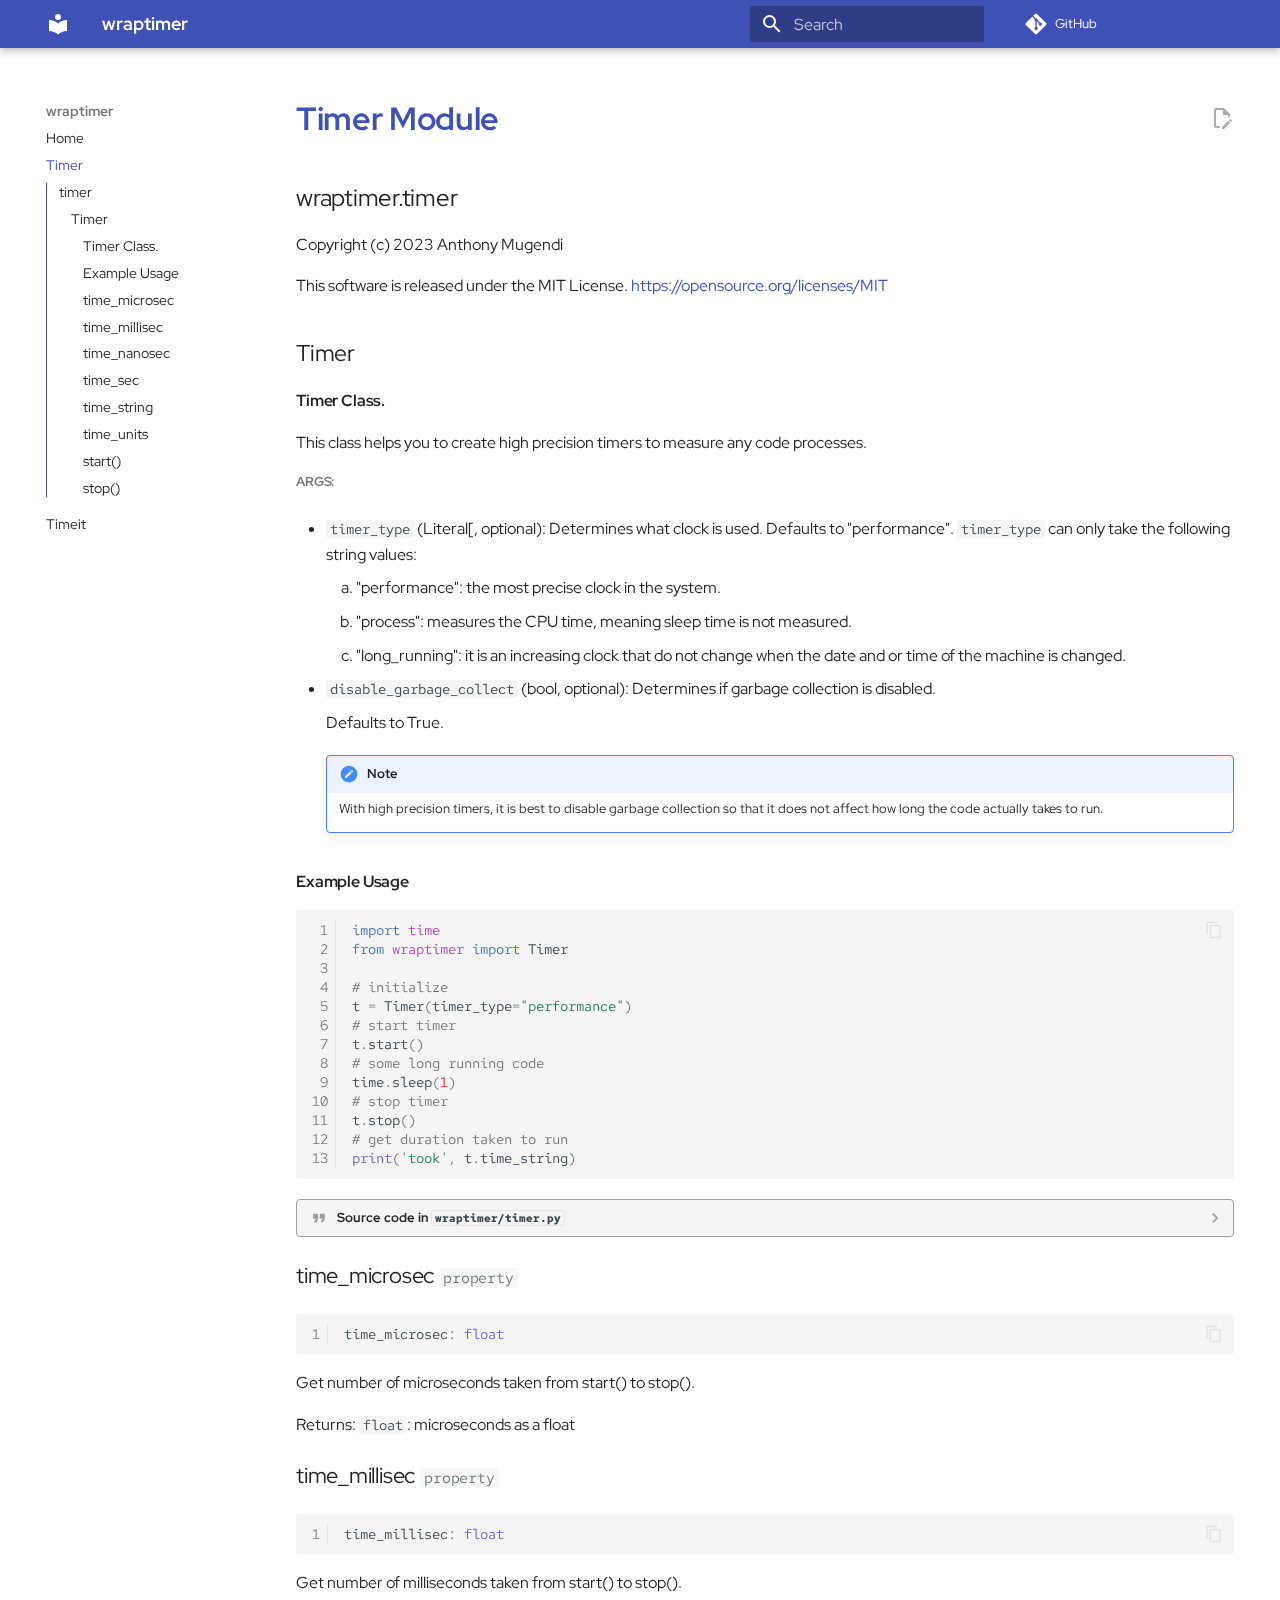
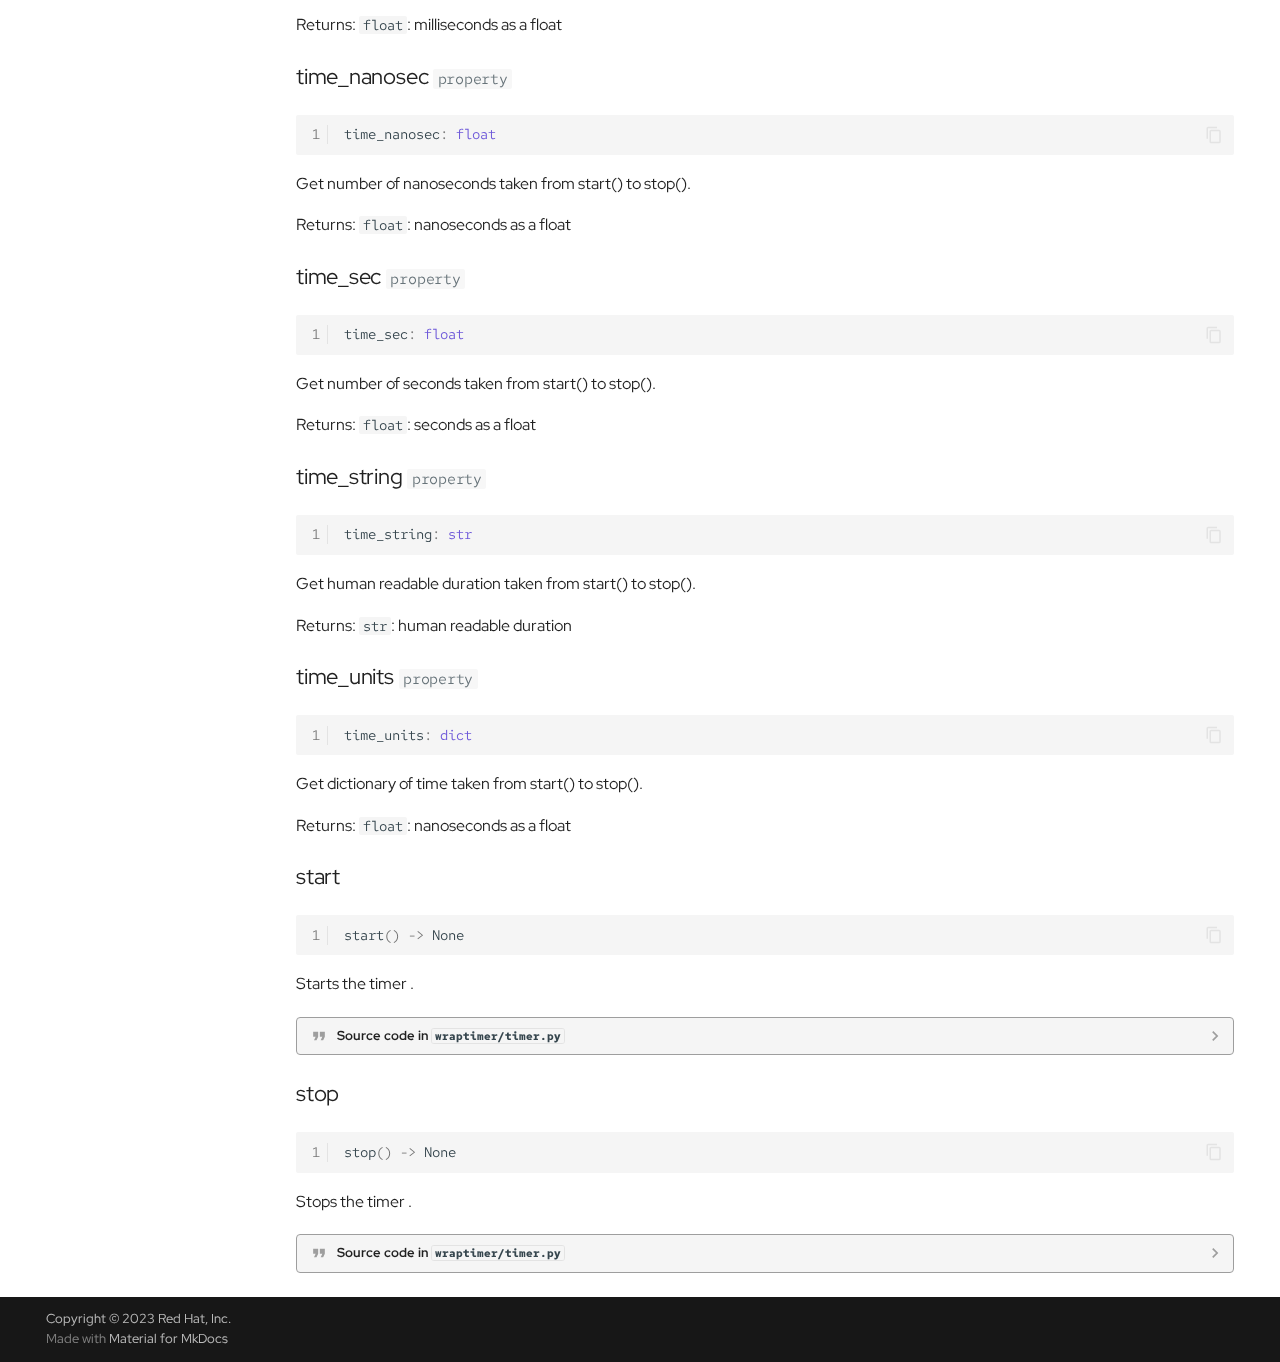
<file: timer/index.html>
<!doctype html>
<html lang="en" class="no-js">
  <head>
    
      <meta charset="utf-8">
      <meta name="viewport" content="width=device-width,initial-scale=1">
      
      
      
        <link rel="canonical" href="https://mugendi.github.io/wraptimer/timer/">
      
      
        <link rel="prev" href="..">
      
      
        <link rel="next" href="../timeit/">
      
      <link rel="icon" href="../assets/images/favicon.ico">
      <meta name="generator" content="mkdocs-1.4.3, mkdocs-material-9.1.16">
    
    
      
        <title>Timer - wraptimer</title>
      
    
    
      <link rel="stylesheet" href="../assets/stylesheets/main.26e3688c.min.css">
      
        
        <link rel="stylesheet" href="../assets/stylesheets/palette.ecc896b0.min.css">
      
      

    
    
    
      
        
        
        <link rel="preconnect" href="https://fonts.gstatic.com" crossorigin>
        <link rel="stylesheet" href="https://fonts.googleapis.com/css?family=Red+Hat+Display:300,300i,400,400i,700,700i%7CRed+Hat+Mono:400,400i,700,700i&display=fallback">
        <style>:root{--md-text-font:"Red Hat Display";--md-code-font:"Red Hat Mono"}</style>
      
    
    
      <link rel="stylesheet" href="../assets/_mkdocstrings.css">
    
      <link rel="stylesheet" href="../styles/extra.css">
    
    <script>__md_scope=new URL("..",location),__md_hash=e=>[...e].reduce((e,_)=>(e<<5)-e+_.charCodeAt(0),0),__md_get=(e,_=localStorage,t=__md_scope)=>JSON.parse(_.getItem(t.pathname+"."+e)),__md_set=(e,_,t=localStorage,a=__md_scope)=>{try{t.setItem(a.pathname+"."+e,JSON.stringify(_))}catch(e){}}</script>
    
      

    
    
      
        <meta  property="og:type"  content="website" >
      
        <meta  property="og:title"  content="Timer - wraptimer" >
      
        <meta  property="og:description"  content="None" >
      
        <meta  property="og:image"  content="https://mugendi.github.io/wraptimer/assets/images/social/timer.png" >
      
        <meta  property="og:image:type"  content="image/png" >
      
        <meta  property="og:image:width"  content="1200" >
      
        <meta  property="og:image:height"  content="630" >
      
        <meta  property="og:url"  content="https://mugendi.github.io/wraptimer/timer/" >
      
        <meta  name="twitter:card"  content="summary_large_image" >
      
        <meta  name="twitter:title"  content="Timer - wraptimer" >
      
        <meta  name="twitter:description"  content="None" >
      
        <meta  name="twitter:image"  content="https://mugendi.github.io/wraptimer/assets/images/social/timer.png" >
      
    
    
  </head>
  
  
    
    
      
    
    
    
    
    <body dir="ltr" data-md-color-scheme="default" data-md-color-primary="indigo" data-md-color-accent="indigo">
  
    
    
      <script>var palette=__md_get("__palette");if(palette&&"object"==typeof palette.color)for(var key of Object.keys(palette.color))document.body.setAttribute("data-md-color-"+key,palette.color[key])</script>
    
    <input class="md-toggle" data-md-toggle="drawer" type="checkbox" id="__drawer" autocomplete="off">
    <input class="md-toggle" data-md-toggle="search" type="checkbox" id="__search" autocomplete="off">
    <label class="md-overlay" for="__drawer"></label>
    <div data-md-component="skip">
      
        
        <a href="#timer-module" class="md-skip">
          Skip to content
        </a>
      
    </div>
    <div data-md-component="announce">
      
    </div>
    
    
      

  

<header class="md-header md-header--shadow" data-md-component="header">
  <nav class="md-header__inner md-grid" aria-label="Header">
    <a href=".." title="wraptimer" class="md-header__button md-logo" aria-label="wraptimer" data-md-component="logo">
      
  
  <svg xmlns="http://www.w3.org/2000/svg" viewBox="0 0 24 24"><path d="M12 8a3 3 0 0 0 3-3 3 3 0 0 0-3-3 3 3 0 0 0-3 3 3 3 0 0 0 3 3m0 3.54C9.64 9.35 6.5 8 3 8v11c3.5 0 6.64 1.35 9 3.54 2.36-2.19 5.5-3.54 9-3.54V8c-3.5 0-6.64 1.35-9 3.54Z"/></svg>

    </a>
    <label class="md-header__button md-icon" for="__drawer">
      <svg xmlns="http://www.w3.org/2000/svg" viewBox="0 0 24 24"><path d="M3 6h18v2H3V6m0 5h18v2H3v-2m0 5h18v2H3v-2Z"/></svg>
    </label>
    <div class="md-header__title" data-md-component="header-title">
      <div class="md-header__ellipsis">
        <div class="md-header__topic">
          <span class="md-ellipsis">
            wraptimer
          </span>
        </div>
        <div class="md-header__topic" data-md-component="header-topic">
          <span class="md-ellipsis">
            
              Timer
            
          </span>
        </div>
      </div>
    </div>
    
      
        <form class="md-header__option" data-md-component="palette">
          
            
            
            
            <input class="md-option" data-md-color-media="" data-md-color-scheme="default" data-md-color-primary="indigo" data-md-color-accent="indigo"  aria-hidden="true"  type="radio" name="__palette" id="__palette_1">
            
          
        </form>
      
    
    
    
      <label class="md-header__button md-icon" for="__search">
        <svg xmlns="http://www.w3.org/2000/svg" viewBox="0 0 24 24"><path d="M9.5 3A6.5 6.5 0 0 1 16 9.5c0 1.61-.59 3.09-1.56 4.23l.27.27h.79l5 5-1.5 1.5-5-5v-.79l-.27-.27A6.516 6.516 0 0 1 9.5 16 6.5 6.5 0 0 1 3 9.5 6.5 6.5 0 0 1 9.5 3m0 2C7 5 5 7 5 9.5S7 14 9.5 14 14 12 14 9.5 12 5 9.5 5Z"/></svg>
      </label>
      <div class="md-search" data-md-component="search" role="dialog">
  <label class="md-search__overlay" for="__search"></label>
  <div class="md-search__inner" role="search">
    <form class="md-search__form" name="search">
      <input type="text" class="md-search__input" name="query" aria-label="Search" placeholder="Search" autocapitalize="off" autocorrect="off" autocomplete="off" spellcheck="false" data-md-component="search-query" required>
      <label class="md-search__icon md-icon" for="__search">
        <svg xmlns="http://www.w3.org/2000/svg" viewBox="0 0 24 24"><path d="M9.5 3A6.5 6.5 0 0 1 16 9.5c0 1.61-.59 3.09-1.56 4.23l.27.27h.79l5 5-1.5 1.5-5-5v-.79l-.27-.27A6.516 6.516 0 0 1 9.5 16 6.5 6.5 0 0 1 3 9.5 6.5 6.5 0 0 1 9.5 3m0 2C7 5 5 7 5 9.5S7 14 9.5 14 14 12 14 9.5 12 5 9.5 5Z"/></svg>
        <svg xmlns="http://www.w3.org/2000/svg" viewBox="0 0 24 24"><path d="M20 11v2H8l5.5 5.5-1.42 1.42L4.16 12l7.92-7.92L13.5 5.5 8 11h12Z"/></svg>
      </label>
      <nav class="md-search__options" aria-label="Search">
        
        <button type="reset" class="md-search__icon md-icon" title="Clear" aria-label="Clear" tabindex="-1">
          <svg xmlns="http://www.w3.org/2000/svg" viewBox="0 0 24 24"><path d="M19 6.41 17.59 5 12 10.59 6.41 5 5 6.41 10.59 12 5 17.59 6.41 19 12 13.41 17.59 19 19 17.59 13.41 12 19 6.41Z"/></svg>
        </button>
      </nav>
      
    </form>
    <div class="md-search__output">
      <div class="md-search__scrollwrap" data-md-scrollfix>
        <div class="md-search-result" data-md-component="search-result">
          <div class="md-search-result__meta">
            Initializing search
          </div>
          <ol class="md-search-result__list" role="presentation"></ol>
        </div>
      </div>
    </div>
  </div>
</div>
    
    
      <div class="md-header__source">
        <a href="https://github.com/mugendi/wraptimer" title="Go to repository" class="md-source" data-md-component="source">
  <div class="md-source__icon md-icon">
    
    <svg xmlns="http://www.w3.org/2000/svg" viewBox="0 0 448 512"><!--! Font Awesome Free 6.4.0 by @fontawesome - https://fontawesome.com License - https://fontawesome.com/license/free (Icons: CC BY 4.0, Fonts: SIL OFL 1.1, Code: MIT License) Copyright 2023 Fonticons, Inc.--><path d="M439.55 236.05 244 40.45a28.87 28.87 0 0 0-40.81 0l-40.66 40.63 51.52 51.52c27.06-9.14 52.68 16.77 43.39 43.68l49.66 49.66c34.23-11.8 61.18 31 35.47 56.69-26.49 26.49-70.21-2.87-56-37.34L240.22 199v121.85c25.3 12.54 22.26 41.85 9.08 55a34.34 34.34 0 0 1-48.55 0c-17.57-17.6-11.07-46.91 11.25-56v-123c-20.8-8.51-24.6-30.74-18.64-45L142.57 101 8.45 235.14a28.86 28.86 0 0 0 0 40.81l195.61 195.6a28.86 28.86 0 0 0 40.8 0l194.69-194.69a28.86 28.86 0 0 0 0-40.81z"/></svg>
  </div>
  <div class="md-source__repository">
    GitHub
  </div>
</a>
      </div>
    
  </nav>
  
</header>
    
    <div class="md-container" data-md-component="container">
      
      
        
          
        
      
      <main class="md-main" data-md-component="main">
        <div class="md-main__inner md-grid">
          
            
              
              <div class="md-sidebar md-sidebar--primary" data-md-component="sidebar" data-md-type="navigation" >
                <div class="md-sidebar__scrollwrap">
                  <div class="md-sidebar__inner">
                    


  

<nav class="md-nav md-nav--primary md-nav--integrated" aria-label="Navigation" data-md-level="0">
  <label class="md-nav__title" for="__drawer">
    <a href=".." title="wraptimer" class="md-nav__button md-logo" aria-label="wraptimer" data-md-component="logo">
      
  
  <svg xmlns="http://www.w3.org/2000/svg" viewBox="0 0 24 24"><path d="M12 8a3 3 0 0 0 3-3 3 3 0 0 0-3-3 3 3 0 0 0-3 3 3 3 0 0 0 3 3m0 3.54C9.64 9.35 6.5 8 3 8v11c3.5 0 6.64 1.35 9 3.54 2.36-2.19 5.5-3.54 9-3.54V8c-3.5 0-6.64 1.35-9 3.54Z"/></svg>

    </a>
    wraptimer
  </label>
  
    <div class="md-nav__source">
      <a href="https://github.com/mugendi/wraptimer" title="Go to repository" class="md-source" data-md-component="source">
  <div class="md-source__icon md-icon">
    
    <svg xmlns="http://www.w3.org/2000/svg" viewBox="0 0 448 512"><!--! Font Awesome Free 6.4.0 by @fontawesome - https://fontawesome.com License - https://fontawesome.com/license/free (Icons: CC BY 4.0, Fonts: SIL OFL 1.1, Code: MIT License) Copyright 2023 Fonticons, Inc.--><path d="M439.55 236.05 244 40.45a28.87 28.87 0 0 0-40.81 0l-40.66 40.63 51.52 51.52c27.06-9.14 52.68 16.77 43.39 43.68l49.66 49.66c34.23-11.8 61.18 31 35.47 56.69-26.49 26.49-70.21-2.87-56-37.34L240.22 199v121.85c25.3 12.54 22.26 41.85 9.08 55a34.34 34.34 0 0 1-48.55 0c-17.57-17.6-11.07-46.91 11.25-56v-123c-20.8-8.51-24.6-30.74-18.64-45L142.57 101 8.45 235.14a28.86 28.86 0 0 0 0 40.81l195.61 195.6a28.86 28.86 0 0 0 40.8 0l194.69-194.69a28.86 28.86 0 0 0 0-40.81z"/></svg>
  </div>
  <div class="md-source__repository">
    GitHub
  </div>
</a>
    </div>
  
  <ul class="md-nav__list" data-md-scrollfix>
    
      
      
      

  
  
  
    <li class="md-nav__item">
      <a href=".." class="md-nav__link">
        Home
      </a>
    </li>
  

    
      
      
      

  
  
    
  
  
    <li class="md-nav__item md-nav__item--active">
      
      <input class="md-nav__toggle md-toggle" type="checkbox" id="__toc">
      
      
        
      
      
        <label class="md-nav__link md-nav__link--active" for="__toc">
          Timer
          <span class="md-nav__icon md-icon"></span>
        </label>
      
      <a href="./" class="md-nav__link md-nav__link--active">
        Timer
      </a>
      
        

<nav class="md-nav md-nav--secondary" aria-label="Table of contents">
  
  
  
    
  
  
    <label class="md-nav__title" for="__toc">
      <span class="md-nav__icon md-icon"></span>
      Table of contents
    </label>
    <ul class="md-nav__list" data-md-component="toc" data-md-scrollfix>
      
        <li class="md-nav__item">
  <a href="#wraptimer.timer" class="md-nav__link">
    timer
  </a>
  
    <nav class="md-nav" aria-label="timer">
      <ul class="md-nav__list">
        
          <li class="md-nav__item">
  <a href="#wraptimer.timer.Timer" class="md-nav__link">
    Timer
  </a>
  
    <nav class="md-nav" aria-label="Timer">
      <ul class="md-nav__list">
        
          <li class="md-nav__item">
  <a href="#wraptimer.timer.Timer--timer-class" class="md-nav__link">
    Timer Class.
  </a>
  
</li>
        
          <li class="md-nav__item">
  <a href="#wraptimer.timer.Timer--example-usage" class="md-nav__link">
    Example Usage
  </a>
  
</li>
        
          <li class="md-nav__item">
  <a href="#wraptimer.timer.Timer.time_microsec" class="md-nav__link">
    time_microsec
  </a>
  
</li>
        
          <li class="md-nav__item">
  <a href="#wraptimer.timer.Timer.time_millisec" class="md-nav__link">
    time_millisec
  </a>
  
</li>
        
          <li class="md-nav__item">
  <a href="#wraptimer.timer.Timer.time_nanosec" class="md-nav__link">
    time_nanosec
  </a>
  
</li>
        
          <li class="md-nav__item">
  <a href="#wraptimer.timer.Timer.time_sec" class="md-nav__link">
    time_sec
  </a>
  
</li>
        
          <li class="md-nav__item">
  <a href="#wraptimer.timer.Timer.time_string" class="md-nav__link">
    time_string
  </a>
  
</li>
        
          <li class="md-nav__item">
  <a href="#wraptimer.timer.Timer.time_units" class="md-nav__link">
    time_units
  </a>
  
</li>
        
          <li class="md-nav__item">
  <a href="#wraptimer.timer.Timer.start" class="md-nav__link">
    start()
  </a>
  
</li>
        
          <li class="md-nav__item">
  <a href="#wraptimer.timer.Timer.stop" class="md-nav__link">
    stop()
  </a>
  
</li>
        
      </ul>
    </nav>
  
</li>
        
      </ul>
    </nav>
  
</li>
      
    </ul>
  
</nav>
      
    </li>
  

    
      
      
      

  
  
  
    <li class="md-nav__item">
      <a href="../timeit/" class="md-nav__link">
        Timeit
      </a>
    </li>
  

    
  </ul>
</nav>
                  </div>
                </div>
              </div>
            
            
          
          
            <div class="md-content" data-md-component="content">
              <article class="md-content__inner md-typeset">
                
                  
  



  
    <a href="https://github.com/mugendi/wraptimer/blob/main/docs/timer.md" title="Edit this page" class="md-content__button md-icon">
      
      <svg xmlns="http://www.w3.org/2000/svg" viewBox="0 0 24 24"><path d="M10 20H6V4h7v5h5v3.1l2-2V8l-6-6H6c-1.1 0-2 .9-2 2v16c0 1.1.9 2 2 2h4v-2m10.2-7c.1 0 .3.1.4.2l1.3 1.3c.2.2.2.6 0 .8l-1 1-2.1-2.1 1-1c.1-.1.2-.2.4-.2m0 3.9L14.1 23H12v-2.1l6.1-6.1 2.1 2.1Z"/></svg>
    </a>
  
  


<!--
 Copyright (c) 2023 Anthony Mugendi

 This software is released under the MIT License.
 https://opensource.org/licenses/MIT
-->

<h1 id="timer-module">Timer Module<a class="headerlink" href="#timer-module" title="Permanent link">&para;</a></h1>


<div class="doc doc-object doc-module">



<h2 id="wraptimer.timer" class="doc doc-heading">
          <span class="doc doc-object-name doc-module-name">wraptimer.timer</span>


<a href="#wraptimer.timer" class="headerlink" title="Permanent link">&para;</a></h2>

  <div class="doc doc-contents first">
  
      <p>Copyright (c) 2023 Anthony Mugendi</p>
<p>This software is released under the MIT License.
<a href="https://opensource.org/licenses/MIT">https://opensource.org/licenses/MIT</a></p>
<!--
 Copyright (c) 2023 Anthony Mugendi

 This software is released under the MIT License.
 https://opensource.org/licenses/MIT
-->

<!-- Sample Abbreviations -->

  

  <div class="doc doc-children">








<div class="doc doc-object doc-class">



<h3 id="wraptimer.timer.Timer" class="doc doc-heading">
        <span class="doc doc-object-name doc-class-name">Timer</span>


<a href="#wraptimer.timer.Timer" class="headerlink" title="Permanent link">&para;</a></h3>


  <div class="doc doc-contents ">

  
      <h4 id="wraptimer.timer.Timer--timer-class">Timer Class.<a class="headerlink" href="#wraptimer.timer.Timer--timer-class" title="Permanent link">&para;</a></h4>
<p>This class helps you to create high precision timers to measure any code processes.</p>
<h5 id="wraptimer.timer.Timer--args">Args:<a class="headerlink" href="#wraptimer.timer.Timer--args" title="Permanent link">&para;</a></h5>
<ul>
<li>
<p><code>timer_type</code> (Literal[, optional):
    Determines what clock is used.
    Defaults to "performance".
    <code>timer_type</code> can only take the following string values:</p>
<ol>
<li>"performance": the most precise clock in the system.</li>
<li>"process": measures the CPU time, meaning sleep time is not measured.</li>
<li>"long_running": it is an increasing clock that do not change when
    the date and or time of the machine is changed.</li>
</ol>
</li>
<li>
<p><code>disable_garbage_collect</code> (bool, optional):
    Determines if garbage collection is disabled.</p>
<p>Defaults to True.</p>
<div class="admonition note">
<p class="admonition-title">Note</p>
<p>With high precision timers, it is best to disable garbage collection
so that it does not affect how long the code actually takes to run.</p>
</div>
</li>
</ul>
<h4 id="wraptimer.timer.Timer--example-usage">Example Usage<a class="headerlink" href="#wraptimer.timer.Timer--example-usage" title="Permanent link">&para;</a></h4>
<div class="highlight"><table class="highlighttable"><tr><td class="linenos"><div class="linenodiv"><pre><span></span><span class="normal"><a href="#__codelineno-0-1"> 1</a></span>
<span class="normal"><a href="#__codelineno-0-2"> 2</a></span>
<span class="normal"><a href="#__codelineno-0-3"> 3</a></span>
<span class="normal"><a href="#__codelineno-0-4"> 4</a></span>
<span class="normal"><a href="#__codelineno-0-5"> 5</a></span>
<span class="normal"><a href="#__codelineno-0-6"> 6</a></span>
<span class="normal"><a href="#__codelineno-0-7"> 7</a></span>
<span class="normal"><a href="#__codelineno-0-8"> 8</a></span>
<span class="normal"><a href="#__codelineno-0-9"> 9</a></span>
<span class="normal"><a href="#__codelineno-0-10">10</a></span>
<span class="normal"><a href="#__codelineno-0-11">11</a></span>
<span class="normal"><a href="#__codelineno-0-12">12</a></span>
<span class="normal"><a href="#__codelineno-0-13">13</a></span></pre></div></td><td class="code"><div><pre><span></span><code><a id="__codelineno-0-1" name="__codelineno-0-1"></a><span class="kn">import</span> <span class="nn">time</span>
<a id="__codelineno-0-2" name="__codelineno-0-2"></a><span class="kn">from</span> <span class="nn">wraptimer</span> <span class="kn">import</span> <span class="n">Timer</span>
<a id="__codelineno-0-3" name="__codelineno-0-3"></a>
<a id="__codelineno-0-4" name="__codelineno-0-4"></a><span class="c1"># initialize</span>
<a id="__codelineno-0-5" name="__codelineno-0-5"></a><span class="n">t</span> <span class="o">=</span> <span class="n">Timer</span><span class="p">(</span><span class="n">timer_type</span><span class="o">=</span><span class="s2">&quot;performance&quot;</span><span class="p">)</span>
<a id="__codelineno-0-6" name="__codelineno-0-6"></a><span class="c1"># start timer</span>
<a id="__codelineno-0-7" name="__codelineno-0-7"></a><span class="n">t</span><span class="o">.</span><span class="n">start</span><span class="p">()</span>
<a id="__codelineno-0-8" name="__codelineno-0-8"></a><span class="c1"># some long running code</span>
<a id="__codelineno-0-9" name="__codelineno-0-9"></a><span class="n">time</span><span class="o">.</span><span class="n">sleep</span><span class="p">(</span><span class="mi">1</span><span class="p">)</span>
<a id="__codelineno-0-10" name="__codelineno-0-10"></a><span class="c1"># stop timer</span>
<a id="__codelineno-0-11" name="__codelineno-0-11"></a><span class="n">t</span><span class="o">.</span><span class="n">stop</span><span class="p">()</span>
<a id="__codelineno-0-12" name="__codelineno-0-12"></a><span class="c1"># get duration taken to run</span>
<a id="__codelineno-0-13" name="__codelineno-0-13"></a><span class="nb">print</span><span class="p">(</span><span class="s1">&#39;took&#39;</span><span class="p">,</span> <span class="n">t</span><span class="o">.</span><span class="n">time_string</span><span class="p">)</span>
</code></pre></div></td></tr></table></div>
<!--
 Copyright (c) 2023 Anthony Mugendi

 This software is released under the MIT License.
 https://opensource.org/licenses/MIT
-->

<!-- Sample Abbreviations -->


        <details class="quote">
          <summary>Source code in <code>wraptimer/timer.py</code></summary>
          <div class="highlight"><table class="highlighttable"><tr><td class="linenos"><div class="linenodiv"><pre><span></span><span class="normal"><a href="#__codelineno-0-13"> 13</a></span>
<span class="normal"><a href="#__codelineno-0-14"> 14</a></span>
<span class="normal"><a href="#__codelineno-0-15"> 15</a></span>
<span class="normal"><a href="#__codelineno-0-16"> 16</a></span>
<span class="normal"><a href="#__codelineno-0-17"> 17</a></span>
<span class="normal"><a href="#__codelineno-0-18"> 18</a></span>
<span class="normal"><a href="#__codelineno-0-19"> 19</a></span>
<span class="normal"><a href="#__codelineno-0-20"> 20</a></span>
<span class="normal"><a href="#__codelineno-0-21"> 21</a></span>
<span class="normal"><a href="#__codelineno-0-22"> 22</a></span>
<span class="normal"><a href="#__codelineno-0-23"> 23</a></span>
<span class="normal"><a href="#__codelineno-0-24"> 24</a></span>
<span class="normal"><a href="#__codelineno-0-25"> 25</a></span>
<span class="normal"><a href="#__codelineno-0-26"> 26</a></span>
<span class="normal"><a href="#__codelineno-0-27"> 27</a></span>
<span class="normal"><a href="#__codelineno-0-28"> 28</a></span>
<span class="normal"><a href="#__codelineno-0-29"> 29</a></span>
<span class="normal"><a href="#__codelineno-0-30"> 30</a></span>
<span class="normal"><a href="#__codelineno-0-31"> 31</a></span>
<span class="normal"><a href="#__codelineno-0-32"> 32</a></span>
<span class="normal"><a href="#__codelineno-0-33"> 33</a></span>
<span class="normal"><a href="#__codelineno-0-34"> 34</a></span>
<span class="normal"><a href="#__codelineno-0-35"> 35</a></span>
<span class="normal"><a href="#__codelineno-0-36"> 36</a></span>
<span class="normal"><a href="#__codelineno-0-37"> 37</a></span>
<span class="normal"><a href="#__codelineno-0-38"> 38</a></span>
<span class="normal"><a href="#__codelineno-0-39"> 39</a></span>
<span class="normal"><a href="#__codelineno-0-40"> 40</a></span>
<span class="normal"><a href="#__codelineno-0-41"> 41</a></span>
<span class="normal"><a href="#__codelineno-0-42"> 42</a></span>
<span class="normal"><a href="#__codelineno-0-43"> 43</a></span>
<span class="normal"><a href="#__codelineno-0-44"> 44</a></span>
<span class="normal"><a href="#__codelineno-0-45"> 45</a></span>
<span class="normal"><a href="#__codelineno-0-46"> 46</a></span>
<span class="normal"><a href="#__codelineno-0-47"> 47</a></span>
<span class="normal"><a href="#__codelineno-0-48"> 48</a></span>
<span class="normal"><a href="#__codelineno-0-49"> 49</a></span>
<span class="normal"><a href="#__codelineno-0-50"> 50</a></span>
<span class="normal"><a href="#__codelineno-0-51"> 51</a></span>
<span class="normal"><a href="#__codelineno-0-52"> 52</a></span>
<span class="normal"><a href="#__codelineno-0-53"> 53</a></span>
<span class="normal"><a href="#__codelineno-0-54"> 54</a></span>
<span class="normal"><a href="#__codelineno-0-55"> 55</a></span>
<span class="normal"><a href="#__codelineno-0-56"> 56</a></span>
<span class="normal"><a href="#__codelineno-0-57"> 57</a></span>
<span class="normal"><a href="#__codelineno-0-58"> 58</a></span>
<span class="normal"><a href="#__codelineno-0-59"> 59</a></span>
<span class="normal"><a href="#__codelineno-0-60"> 60</a></span>
<span class="normal"><a href="#__codelineno-0-61"> 61</a></span>
<span class="normal"><a href="#__codelineno-0-62"> 62</a></span>
<span class="normal"><a href="#__codelineno-0-63"> 63</a></span>
<span class="normal"><a href="#__codelineno-0-64"> 64</a></span>
<span class="normal"><a href="#__codelineno-0-65"> 65</a></span>
<span class="normal"><a href="#__codelineno-0-66"> 66</a></span>
<span class="normal"><a href="#__codelineno-0-67"> 67</a></span>
<span class="normal"><a href="#__codelineno-0-68"> 68</a></span>
<span class="normal"><a href="#__codelineno-0-69"> 69</a></span>
<span class="normal"><a href="#__codelineno-0-70"> 70</a></span>
<span class="normal"><a href="#__codelineno-0-71"> 71</a></span>
<span class="normal"><a href="#__codelineno-0-72"> 72</a></span>
<span class="normal"><a href="#__codelineno-0-73"> 73</a></span>
<span class="normal"><a href="#__codelineno-0-74"> 74</a></span>
<span class="normal"><a href="#__codelineno-0-75"> 75</a></span>
<span class="normal"><a href="#__codelineno-0-76"> 76</a></span>
<span class="normal"><a href="#__codelineno-0-77"> 77</a></span>
<span class="normal"><a href="#__codelineno-0-78"> 78</a></span>
<span class="normal"><a href="#__codelineno-0-79"> 79</a></span>
<span class="normal"><a href="#__codelineno-0-80"> 80</a></span>
<span class="normal"><a href="#__codelineno-0-81"> 81</a></span>
<span class="normal"><a href="#__codelineno-0-82"> 82</a></span>
<span class="normal"><a href="#__codelineno-0-83"> 83</a></span>
<span class="normal"><a href="#__codelineno-0-84"> 84</a></span>
<span class="normal"><a href="#__codelineno-0-85"> 85</a></span>
<span class="normal"><a href="#__codelineno-0-86"> 86</a></span>
<span class="normal"><a href="#__codelineno-0-87"> 87</a></span>
<span class="normal"><a href="#__codelineno-0-88"> 88</a></span>
<span class="normal"><a href="#__codelineno-0-89"> 89</a></span>
<span class="normal"><a href="#__codelineno-0-90"> 90</a></span>
<span class="normal"><a href="#__codelineno-0-91"> 91</a></span>
<span class="normal"><a href="#__codelineno-0-92"> 92</a></span>
<span class="normal"><a href="#__codelineno-0-93"> 93</a></span>
<span class="normal"><a href="#__codelineno-0-94"> 94</a></span>
<span class="normal"><a href="#__codelineno-0-95"> 95</a></span>
<span class="normal"><a href="#__codelineno-0-96"> 96</a></span>
<span class="normal"><a href="#__codelineno-0-97"> 97</a></span>
<span class="normal"><a href="#__codelineno-0-98"> 98</a></span>
<span class="normal"><a href="#__codelineno-0-99"> 99</a></span>
<span class="normal"><a href="#__codelineno-0-100">100</a></span>
<span class="normal"><a href="#__codelineno-0-101">101</a></span>
<span class="normal"><a href="#__codelineno-0-102">102</a></span>
<span class="normal"><a href="#__codelineno-0-103">103</a></span>
<span class="normal"><a href="#__codelineno-0-104">104</a></span>
<span class="normal"><a href="#__codelineno-0-105">105</a></span>
<span class="normal"><a href="#__codelineno-0-106">106</a></span>
<span class="normal"><a href="#__codelineno-0-107">107</a></span>
<span class="normal"><a href="#__codelineno-0-108">108</a></span>
<span class="normal"><a href="#__codelineno-0-109">109</a></span>
<span class="normal"><a href="#__codelineno-0-110">110</a></span>
<span class="normal"><a href="#__codelineno-0-111">111</a></span>
<span class="normal"><a href="#__codelineno-0-112">112</a></span>
<span class="normal"><a href="#__codelineno-0-113">113</a></span>
<span class="normal"><a href="#__codelineno-0-114">114</a></span>
<span class="normal"><a href="#__codelineno-0-115">115</a></span>
<span class="normal"><a href="#__codelineno-0-116">116</a></span>
<span class="normal"><a href="#__codelineno-0-117">117</a></span>
<span class="normal"><a href="#__codelineno-0-118">118</a></span>
<span class="normal"><a href="#__codelineno-0-119">119</a></span>
<span class="normal"><a href="#__codelineno-0-120">120</a></span>
<span class="normal"><a href="#__codelineno-0-121">121</a></span>
<span class="normal"><a href="#__codelineno-0-122">122</a></span>
<span class="normal"><a href="#__codelineno-0-123">123</a></span>
<span class="normal"><a href="#__codelineno-0-124">124</a></span>
<span class="normal"><a href="#__codelineno-0-125">125</a></span>
<span class="normal"><a href="#__codelineno-0-126">126</a></span>
<span class="normal"><a href="#__codelineno-0-127">127</a></span>
<span class="normal"><a href="#__codelineno-0-128">128</a></span>
<span class="normal"><a href="#__codelineno-0-129">129</a></span>
<span class="normal"><a href="#__codelineno-0-130">130</a></span>
<span class="normal"><a href="#__codelineno-0-131">131</a></span>
<span class="normal"><a href="#__codelineno-0-132">132</a></span>
<span class="normal"><a href="#__codelineno-0-133">133</a></span>
<span class="normal"><a href="#__codelineno-0-134">134</a></span>
<span class="normal"><a href="#__codelineno-0-135">135</a></span>
<span class="normal"><a href="#__codelineno-0-136">136</a></span>
<span class="normal"><a href="#__codelineno-0-137">137</a></span>
<span class="normal"><a href="#__codelineno-0-138">138</a></span>
<span class="normal"><a href="#__codelineno-0-139">139</a></span>
<span class="normal"><a href="#__codelineno-0-140">140</a></span>
<span class="normal"><a href="#__codelineno-0-141">141</a></span>
<span class="normal"><a href="#__codelineno-0-142">142</a></span>
<span class="normal"><a href="#__codelineno-0-143">143</a></span>
<span class="normal"><a href="#__codelineno-0-144">144</a></span>
<span class="normal"><a href="#__codelineno-0-145">145</a></span>
<span class="normal"><a href="#__codelineno-0-146">146</a></span>
<span class="normal"><a href="#__codelineno-0-147">147</a></span>
<span class="normal"><a href="#__codelineno-0-148">148</a></span>
<span class="normal"><a href="#__codelineno-0-149">149</a></span>
<span class="normal"><a href="#__codelineno-0-150">150</a></span>
<span class="normal"><a href="#__codelineno-0-151">151</a></span>
<span class="normal"><a href="#__codelineno-0-152">152</a></span>
<span class="normal"><a href="#__codelineno-0-153">153</a></span>
<span class="normal"><a href="#__codelineno-0-154">154</a></span>
<span class="normal"><a href="#__codelineno-0-155">155</a></span>
<span class="normal"><a href="#__codelineno-0-156">156</a></span>
<span class="normal"><a href="#__codelineno-0-157">157</a></span>
<span class="normal"><a href="#__codelineno-0-158">158</a></span>
<span class="normal"><a href="#__codelineno-0-159">159</a></span>
<span class="normal"><a href="#__codelineno-0-160">160</a></span>
<span class="normal"><a href="#__codelineno-0-161">161</a></span>
<span class="normal"><a href="#__codelineno-0-162">162</a></span>
<span class="normal"><a href="#__codelineno-0-163">163</a></span>
<span class="normal"><a href="#__codelineno-0-164">164</a></span>
<span class="normal"><a href="#__codelineno-0-165">165</a></span>
<span class="normal"><a href="#__codelineno-0-166">166</a></span>
<span class="normal"><a href="#__codelineno-0-167">167</a></span>
<span class="normal"><a href="#__codelineno-0-168">168</a></span>
<span class="normal"><a href="#__codelineno-0-169">169</a></span>
<span class="normal"><a href="#__codelineno-0-170">170</a></span>
<span class="normal"><a href="#__codelineno-0-171">171</a></span>
<span class="normal"><a href="#__codelineno-0-172">172</a></span>
<span class="normal"><a href="#__codelineno-0-173">173</a></span>
<span class="normal"><a href="#__codelineno-0-174">174</a></span>
<span class="normal"><a href="#__codelineno-0-175">175</a></span></pre></div></td><td class="code"><div><pre><span></span><code><a id="__codelineno-0-13" name="__codelineno-0-13"></a><span class="k">class</span> <span class="nc">Timer</span><span class="p">:</span>
<a id="__codelineno-0-14" name="__codelineno-0-14"></a>
<a id="__codelineno-0-15" name="__codelineno-0-15"></a><span class="w">    </span><span class="sd">&quot;&quot;&quot;</span>
<a id="__codelineno-0-16" name="__codelineno-0-16"></a><span class="sd">    # Timer Class.</span>
<a id="__codelineno-0-17" name="__codelineno-0-17"></a><span class="sd">    This class helps you to create high precision timers to measure any code processes.</span>
<a id="__codelineno-0-18" name="__codelineno-0-18"></a>
<a id="__codelineno-0-19" name="__codelineno-0-19"></a><span class="sd">    ## Args:</span>
<a id="__codelineno-0-20" name="__codelineno-0-20"></a><span class="sd">    - `timer_type` (Literal[, optional):</span>
<a id="__codelineno-0-21" name="__codelineno-0-21"></a><span class="sd">        Determines what clock is used.</span>
<a id="__codelineno-0-22" name="__codelineno-0-22"></a><span class="sd">        Defaults to &quot;performance&quot;.</span>
<a id="__codelineno-0-23" name="__codelineno-0-23"></a><span class="sd">        `timer_type` can only take the following string values:</span>
<a id="__codelineno-0-24" name="__codelineno-0-24"></a>
<a id="__codelineno-0-25" name="__codelineno-0-25"></a><span class="sd">        1. &quot;performance&quot;: the most precise clock in the system.</span>
<a id="__codelineno-0-26" name="__codelineno-0-26"></a><span class="sd">        2. &quot;process&quot;: measures the CPU time, meaning sleep time is not measured.</span>
<a id="__codelineno-0-27" name="__codelineno-0-27"></a><span class="sd">        3. &quot;long_running&quot;: it is an increasing clock that do not change when</span>
<a id="__codelineno-0-28" name="__codelineno-0-28"></a><span class="sd">            the date and or time of the machine is changed.</span>
<a id="__codelineno-0-29" name="__codelineno-0-29"></a>
<a id="__codelineno-0-30" name="__codelineno-0-30"></a><span class="sd">    - `disable_garbage_collect` (bool, optional):</span>
<a id="__codelineno-0-31" name="__codelineno-0-31"></a><span class="sd">        Determines if garbage collection is disabled.</span>
<a id="__codelineno-0-32" name="__codelineno-0-32"></a>
<a id="__codelineno-0-33" name="__codelineno-0-33"></a><span class="sd">        Defaults to True.</span>
<a id="__codelineno-0-34" name="__codelineno-0-34"></a>
<a id="__codelineno-0-35" name="__codelineno-0-35"></a><span class="sd">        !!! Note</span>
<a id="__codelineno-0-36" name="__codelineno-0-36"></a><span class="sd">            With high precision timers, it is best to disable garbage collection</span>
<a id="__codelineno-0-37" name="__codelineno-0-37"></a><span class="sd">            so that it does not affect how long the code actually takes to run.</span>
<a id="__codelineno-0-38" name="__codelineno-0-38"></a>
<a id="__codelineno-0-39" name="__codelineno-0-39"></a>
<a id="__codelineno-0-40" name="__codelineno-0-40"></a><span class="sd">    # Example Usage</span>
<a id="__codelineno-0-41" name="__codelineno-0-41"></a>
<a id="__codelineno-0-42" name="__codelineno-0-42"></a><span class="sd">    ```python</span>
<a id="__codelineno-0-43" name="__codelineno-0-43"></a>
<a id="__codelineno-0-44" name="__codelineno-0-44"></a><span class="sd">    import time</span>
<a id="__codelineno-0-45" name="__codelineno-0-45"></a><span class="sd">    from wraptimer import Timer</span>
<a id="__codelineno-0-46" name="__codelineno-0-46"></a>
<a id="__codelineno-0-47" name="__codelineno-0-47"></a><span class="sd">    # initialize</span>
<a id="__codelineno-0-48" name="__codelineno-0-48"></a><span class="sd">    t = Timer(timer_type=&quot;performance&quot;)</span>
<a id="__codelineno-0-49" name="__codelineno-0-49"></a><span class="sd">    # start timer</span>
<a id="__codelineno-0-50" name="__codelineno-0-50"></a><span class="sd">    t.start()</span>
<a id="__codelineno-0-51" name="__codelineno-0-51"></a><span class="sd">    # some long running code</span>
<a id="__codelineno-0-52" name="__codelineno-0-52"></a><span class="sd">    time.sleep(1)</span>
<a id="__codelineno-0-53" name="__codelineno-0-53"></a><span class="sd">    # stop timer</span>
<a id="__codelineno-0-54" name="__codelineno-0-54"></a><span class="sd">    t.stop()</span>
<a id="__codelineno-0-55" name="__codelineno-0-55"></a><span class="sd">    # get duration taken to run</span>
<a id="__codelineno-0-56" name="__codelineno-0-56"></a><span class="sd">    print(&#39;took&#39;, t.time_string)</span>
<a id="__codelineno-0-57" name="__codelineno-0-57"></a>
<a id="__codelineno-0-58" name="__codelineno-0-58"></a><span class="sd">    ```</span>
<a id="__codelineno-0-59" name="__codelineno-0-59"></a><span class="sd">    &quot;&quot;&quot;</span>
<a id="__codelineno-0-60" name="__codelineno-0-60"></a>
<a id="__codelineno-0-61" name="__codelineno-0-61"></a>    <span class="n">_counter_start</span><span class="p">:</span> <span class="n">Optional</span><span class="p">[</span><span class="nb">int</span><span class="p">]</span> <span class="o">=</span> <span class="kc">None</span>
<a id="__codelineno-0-62" name="__codelineno-0-62"></a>    <span class="n">_counter_stop</span><span class="p">:</span> <span class="n">Optional</span><span class="p">[</span><span class="nb">int</span><span class="p">]</span> <span class="o">=</span> <span class="kc">None</span>
<a id="__codelineno-0-63" name="__codelineno-0-63"></a>    <span class="n">_is_started</span> <span class="o">=</span> <span class="kc">False</span>
<a id="__codelineno-0-64" name="__codelineno-0-64"></a>
<a id="__codelineno-0-65" name="__codelineno-0-65"></a>    <span class="k">def</span> <span class="fm">__init__</span><span class="p">(</span>
<a id="__codelineno-0-66" name="__codelineno-0-66"></a>        <span class="bp">self</span><span class="p">,</span>
<a id="__codelineno-0-67" name="__codelineno-0-67"></a>        <span class="n">timer_type</span><span class="p">:</span> <span class="n">Literal</span><span class="p">[</span><span class="s2">&quot;performance&quot;</span><span class="p">,</span> <span class="s2">&quot;process&quot;</span><span class="p">,</span> <span class="s2">&quot;long_running&quot;</span><span class="p">]</span> <span class="o">=</span> <span class="s2">&quot;performance&quot;</span><span class="p">,</span>
<a id="__codelineno-0-68" name="__codelineno-0-68"></a>        <span class="n">disable_garbage_collect</span><span class="p">:</span> <span class="nb">bool</span> <span class="o">=</span> <span class="kc">True</span><span class="p">,</span>
<a id="__codelineno-0-69" name="__codelineno-0-69"></a>    <span class="p">)</span> <span class="o">-&gt;</span> <span class="kc">None</span><span class="p">:</span>
<a id="__codelineno-0-70" name="__codelineno-0-70"></a>        <span class="bp">self</span><span class="o">.</span><span class="n">timer_type</span> <span class="o">=</span> <span class="n">timer_type</span>
<a id="__codelineno-0-71" name="__codelineno-0-71"></a>        <span class="bp">self</span><span class="o">.</span><span class="n">disable_garbage_collect</span> <span class="o">=</span> <span class="n">disable_garbage_collect</span>
<a id="__codelineno-0-72" name="__codelineno-0-72"></a>
<a id="__codelineno-0-73" name="__codelineno-0-73"></a>    <span class="k">def</span> <span class="nf">start</span><span class="p">(</span><span class="bp">self</span><span class="p">)</span> <span class="o">-&gt;</span> <span class="kc">None</span><span class="p">:</span>
<a id="__codelineno-0-74" name="__codelineno-0-74"></a><span class="w">        </span><span class="sd">&quot;&quot;&quot;Starts the timer .&quot;&quot;&quot;</span>
<a id="__codelineno-0-75" name="__codelineno-0-75"></a>        <span class="k">if</span> <span class="bp">self</span><span class="o">.</span><span class="n">_is_started</span><span class="p">:</span>
<a id="__codelineno-0-76" name="__codelineno-0-76"></a>            <span class="k">return</span>
<a id="__codelineno-0-77" name="__codelineno-0-77"></a>
<a id="__codelineno-0-78" name="__codelineno-0-78"></a>        <span class="k">if</span> <span class="bp">self</span><span class="o">.</span><span class="n">disable_garbage_collect</span><span class="p">:</span>
<a id="__codelineno-0-79" name="__codelineno-0-79"></a>            <span class="n">gc</span><span class="o">.</span><span class="n">disable</span><span class="p">()</span>
<a id="__codelineno-0-80" name="__codelineno-0-80"></a>        <span class="bp">self</span><span class="o">.</span><span class="n">_counter_start</span> <span class="o">=</span> <span class="bp">self</span><span class="o">.</span><span class="n">__get_counter</span><span class="p">()</span>
<a id="__codelineno-0-81" name="__codelineno-0-81"></a>
<a id="__codelineno-0-82" name="__codelineno-0-82"></a>        <span class="bp">self</span><span class="o">.</span><span class="n">_is_started</span> <span class="o">=</span> <span class="kc">True</span>
<a id="__codelineno-0-83" name="__codelineno-0-83"></a>
<a id="__codelineno-0-84" name="__codelineno-0-84"></a>    <span class="k">def</span> <span class="nf">stop</span><span class="p">(</span><span class="bp">self</span><span class="p">)</span> <span class="o">-&gt;</span> <span class="kc">None</span><span class="p">:</span>
<a id="__codelineno-0-85" name="__codelineno-0-85"></a><span class="w">        </span><span class="sd">&quot;&quot;&quot;Stops the timer .&quot;&quot;&quot;</span>
<a id="__codelineno-0-86" name="__codelineno-0-86"></a>        <span class="bp">self</span><span class="o">.</span><span class="n">_counter_stop</span> <span class="o">=</span> <span class="bp">self</span><span class="o">.</span><span class="n">__get_counter</span><span class="p">()</span>
<a id="__codelineno-0-87" name="__codelineno-0-87"></a>        <span class="k">if</span> <span class="bp">self</span><span class="o">.</span><span class="n">disable_garbage_collect</span><span class="p">:</span>
<a id="__codelineno-0-88" name="__codelineno-0-88"></a>            <span class="n">gc</span><span class="o">.</span><span class="n">enable</span><span class="p">()</span>
<a id="__codelineno-0-89" name="__codelineno-0-89"></a>
<a id="__codelineno-0-90" name="__codelineno-0-90"></a>        <span class="bp">self</span><span class="o">.</span><span class="n">_is_started</span> <span class="o">=</span> <span class="kc">False</span>
<a id="__codelineno-0-91" name="__codelineno-0-91"></a>
<a id="__codelineno-0-92" name="__codelineno-0-92"></a>    <span class="nd">@property</span>
<a id="__codelineno-0-93" name="__codelineno-0-93"></a>    <span class="k">def</span> <span class="nf">time_nanosec</span><span class="p">(</span><span class="bp">self</span><span class="p">)</span> <span class="o">-&gt;</span> <span class="nb">float</span><span class="p">:</span>
<a id="__codelineno-0-94" name="__codelineno-0-94"></a><span class="w">        </span><span class="sd">&quot;&quot;&quot;Get number of nanoseconds taken from start() to stop().</span>
<a id="__codelineno-0-95" name="__codelineno-0-95"></a>
<a id="__codelineno-0-96" name="__codelineno-0-96"></a><span class="sd">        Returns:</span>
<a id="__codelineno-0-97" name="__codelineno-0-97"></a><span class="sd">            `float`: nanoseconds as a float</span>
<a id="__codelineno-0-98" name="__codelineno-0-98"></a><span class="sd">        &quot;&quot;&quot;</span>
<a id="__codelineno-0-99" name="__codelineno-0-99"></a>        <span class="bp">self</span><span class="o">.</span><span class="n">__valid_start_stop</span><span class="p">()</span>
<a id="__codelineno-0-100" name="__codelineno-0-100"></a>        <span class="k">return</span> <span class="bp">self</span><span class="o">.</span><span class="n">_counter_stop</span> <span class="o">-</span> <span class="bp">self</span><span class="o">.</span><span class="n">_counter_start</span>  <span class="c1"># type: ignore</span>
<a id="__codelineno-0-101" name="__codelineno-0-101"></a>
<a id="__codelineno-0-102" name="__codelineno-0-102"></a>    <span class="nd">@property</span>
<a id="__codelineno-0-103" name="__codelineno-0-103"></a>    <span class="k">def</span> <span class="nf">time_sec</span><span class="p">(</span><span class="bp">self</span><span class="p">)</span> <span class="o">-&gt;</span> <span class="nb">float</span><span class="p">:</span>
<a id="__codelineno-0-104" name="__codelineno-0-104"></a><span class="w">        </span><span class="sd">&quot;&quot;&quot;Get number of seconds taken from start() to stop().</span>
<a id="__codelineno-0-105" name="__codelineno-0-105"></a>
<a id="__codelineno-0-106" name="__codelineno-0-106"></a><span class="sd">        Returns:</span>
<a id="__codelineno-0-107" name="__codelineno-0-107"></a><span class="sd">            `float`: seconds as a float</span>
<a id="__codelineno-0-108" name="__codelineno-0-108"></a><span class="sd">        &quot;&quot;&quot;</span>
<a id="__codelineno-0-109" name="__codelineno-0-109"></a>        <span class="k">return</span> <span class="bp">self</span><span class="o">.</span><span class="n">time_nanosec</span> <span class="o">/</span> <span class="mf">1e9</span>
<a id="__codelineno-0-110" name="__codelineno-0-110"></a>
<a id="__codelineno-0-111" name="__codelineno-0-111"></a>    <span class="nd">@property</span>
<a id="__codelineno-0-112" name="__codelineno-0-112"></a>    <span class="k">def</span> <span class="nf">time_millisec</span><span class="p">(</span><span class="bp">self</span><span class="p">)</span> <span class="o">-&gt;</span> <span class="nb">float</span><span class="p">:</span>
<a id="__codelineno-0-113" name="__codelineno-0-113"></a><span class="w">        </span><span class="sd">&quot;&quot;&quot;Get number of milliseconds taken from start() to stop().</span>
<a id="__codelineno-0-114" name="__codelineno-0-114"></a>
<a id="__codelineno-0-115" name="__codelineno-0-115"></a><span class="sd">        Returns:</span>
<a id="__codelineno-0-116" name="__codelineno-0-116"></a><span class="sd">            `float`: milliseconds as a float</span>
<a id="__codelineno-0-117" name="__codelineno-0-117"></a><span class="sd">        &quot;&quot;&quot;</span>
<a id="__codelineno-0-118" name="__codelineno-0-118"></a>        <span class="k">return</span> <span class="bp">self</span><span class="o">.</span><span class="n">time_nanosec</span> <span class="o">/</span> <span class="mf">1e6</span>
<a id="__codelineno-0-119" name="__codelineno-0-119"></a>
<a id="__codelineno-0-120" name="__codelineno-0-120"></a>    <span class="nd">@property</span>
<a id="__codelineno-0-121" name="__codelineno-0-121"></a>    <span class="k">def</span> <span class="nf">time_microsec</span><span class="p">(</span><span class="bp">self</span><span class="p">)</span> <span class="o">-&gt;</span> <span class="nb">float</span><span class="p">:</span>
<a id="__codelineno-0-122" name="__codelineno-0-122"></a><span class="w">        </span><span class="sd">&quot;&quot;&quot;Get number of microseconds taken from start() to stop().</span>
<a id="__codelineno-0-123" name="__codelineno-0-123"></a>
<a id="__codelineno-0-124" name="__codelineno-0-124"></a><span class="sd">        Returns:</span>
<a id="__codelineno-0-125" name="__codelineno-0-125"></a><span class="sd">            `float`: microseconds as a float</span>
<a id="__codelineno-0-126" name="__codelineno-0-126"></a><span class="sd">        &quot;&quot;&quot;</span>
<a id="__codelineno-0-127" name="__codelineno-0-127"></a>        <span class="k">return</span> <span class="bp">self</span><span class="o">.</span><span class="n">time_nanosec</span> <span class="o">/</span> <span class="mf">1e3</span>
<a id="__codelineno-0-128" name="__codelineno-0-128"></a>
<a id="__codelineno-0-129" name="__codelineno-0-129"></a>    <span class="nd">@property</span>
<a id="__codelineno-0-130" name="__codelineno-0-130"></a>    <span class="k">def</span> <span class="nf">time_units</span><span class="p">(</span><span class="bp">self</span><span class="p">)</span> <span class="o">-&gt;</span> <span class="nb">dict</span><span class="p">:</span>
<a id="__codelineno-0-131" name="__codelineno-0-131"></a><span class="w">        </span><span class="sd">&quot;&quot;&quot;Get dictionary of time taken from start() to stop().</span>
<a id="__codelineno-0-132" name="__codelineno-0-132"></a>
<a id="__codelineno-0-133" name="__codelineno-0-133"></a><span class="sd">        Returns:</span>
<a id="__codelineno-0-134" name="__codelineno-0-134"></a><span class="sd">            `float`: nanoseconds as a float</span>
<a id="__codelineno-0-135" name="__codelineno-0-135"></a><span class="sd">        &quot;&quot;&quot;</span>
<a id="__codelineno-0-136" name="__codelineno-0-136"></a>        <span class="n">timers</span> <span class="o">=</span> <span class="p">[</span>
<a id="__codelineno-0-137" name="__codelineno-0-137"></a>            <span class="p">{</span><span class="s2">&quot;units&quot;</span><span class="p">:</span> <span class="s2">&quot;s&quot;</span><span class="p">,</span> <span class="s2">&quot;value&quot;</span><span class="p">:</span> <span class="bp">self</span><span class="o">.</span><span class="n">time_sec</span><span class="p">},</span>
<a id="__codelineno-0-138" name="__codelineno-0-138"></a>            <span class="p">{</span><span class="s2">&quot;units&quot;</span><span class="p">:</span> <span class="s2">&quot;ms&quot;</span><span class="p">,</span> <span class="s2">&quot;value&quot;</span><span class="p">:</span> <span class="bp">self</span><span class="o">.</span><span class="n">time_millisec</span><span class="p">},</span>
<a id="__codelineno-0-139" name="__codelineno-0-139"></a>            <span class="p">{</span><span class="s2">&quot;units&quot;</span><span class="p">:</span> <span class="s2">&quot;μs&quot;</span><span class="p">,</span> <span class="s2">&quot;value&quot;</span><span class="p">:</span> <span class="bp">self</span><span class="o">.</span><span class="n">time_microsec</span><span class="p">},</span>
<a id="__codelineno-0-140" name="__codelineno-0-140"></a>            <span class="p">{</span><span class="s2">&quot;units&quot;</span><span class="p">:</span> <span class="s2">&quot;ns&quot;</span><span class="p">,</span> <span class="s2">&quot;value&quot;</span><span class="p">:</span> <span class="bp">self</span><span class="o">.</span><span class="n">time_nanosec</span><span class="p">},</span>
<a id="__codelineno-0-141" name="__codelineno-0-141"></a>        <span class="p">]</span>
<a id="__codelineno-0-142" name="__codelineno-0-142"></a>
<a id="__codelineno-0-143" name="__codelineno-0-143"></a>        <span class="c1"># print(timers)</span>
<a id="__codelineno-0-144" name="__codelineno-0-144"></a>
<a id="__codelineno-0-145" name="__codelineno-0-145"></a>        <span class="n">filtered</span> <span class="o">=</span> <span class="nb">list</span><span class="p">(</span><span class="nb">filter</span><span class="p">(</span><span class="k">lambda</span> <span class="n">t</span><span class="p">:</span> <span class="n">t</span><span class="p">[</span><span class="s2">&quot;value&quot;</span><span class="p">]</span> <span class="o">&gt;</span> <span class="mi">1</span><span class="p">,</span> <span class="n">timers</span><span class="p">))</span>
<a id="__codelineno-0-146" name="__codelineno-0-146"></a>
<a id="__codelineno-0-147" name="__codelineno-0-147"></a>        <span class="k">return</span> <span class="n">filtered</span><span class="p">[</span><span class="mi">0</span><span class="p">]</span>
<a id="__codelineno-0-148" name="__codelineno-0-148"></a>
<a id="__codelineno-0-149" name="__codelineno-0-149"></a>    <span class="nd">@property</span>
<a id="__codelineno-0-150" name="__codelineno-0-150"></a>    <span class="k">def</span> <span class="nf">time_string</span><span class="p">(</span><span class="bp">self</span><span class="p">)</span> <span class="o">-&gt;</span> <span class="nb">str</span><span class="p">:</span>
<a id="__codelineno-0-151" name="__codelineno-0-151"></a><span class="w">        </span><span class="sd">&quot;&quot;&quot;Get human readable duration taken from start() to stop().</span>
<a id="__codelineno-0-152" name="__codelineno-0-152"></a>
<a id="__codelineno-0-153" name="__codelineno-0-153"></a><span class="sd">        Returns:</span>
<a id="__codelineno-0-154" name="__codelineno-0-154"></a><span class="sd">            `str`: human readable duration</span>
<a id="__codelineno-0-155" name="__codelineno-0-155"></a><span class="sd">        &quot;&quot;&quot;</span>
<a id="__codelineno-0-156" name="__codelineno-0-156"></a>        <span class="n">took</span> <span class="o">=</span> <span class="bp">self</span><span class="o">.</span><span class="n">time_units</span>
<a id="__codelineno-0-157" name="__codelineno-0-157"></a>        <span class="k">return</span> <span class="s2">&quot;</span><span class="si">{}</span><span class="s2"> </span><span class="si">{}</span><span class="s2">&quot;</span><span class="o">.</span><span class="n">format</span><span class="p">(</span><span class="n">took</span><span class="p">[</span><span class="s2">&quot;value&quot;</span><span class="p">],</span> <span class="n">took</span><span class="p">[</span><span class="s2">&quot;units&quot;</span><span class="p">])</span>
<a id="__codelineno-0-158" name="__codelineno-0-158"></a>
<a id="__codelineno-0-159" name="__codelineno-0-159"></a>    <span class="k">def</span> <span class="nf">__get_counter</span><span class="p">(</span><span class="bp">self</span><span class="p">)</span> <span class="o">-&gt;</span> <span class="nb">int</span><span class="p">:</span>
<a id="__codelineno-0-160" name="__codelineno-0-160"></a>        <span class="n">counter</span><span class="p">:</span> <span class="nb">int</span>
<a id="__codelineno-0-161" name="__codelineno-0-161"></a>        <span class="k">if</span> <span class="bp">self</span><span class="o">.</span><span class="n">timer_type</span> <span class="o">==</span> <span class="s2">&quot;performance&quot;</span><span class="p">:</span>
<a id="__codelineno-0-162" name="__codelineno-0-162"></a>            <span class="n">counter</span> <span class="o">=</span> <span class="n">time</span><span class="o">.</span><span class="n">perf_counter_ns</span><span class="p">()</span>
<a id="__codelineno-0-163" name="__codelineno-0-163"></a>        <span class="k">elif</span> <span class="bp">self</span><span class="o">.</span><span class="n">timer_type</span> <span class="o">==</span> <span class="s2">&quot;process&quot;</span><span class="p">:</span>
<a id="__codelineno-0-164" name="__codelineno-0-164"></a>            <span class="n">counter</span> <span class="o">=</span> <span class="n">time</span><span class="o">.</span><span class="n">process_time_ns</span><span class="p">()</span>
<a id="__codelineno-0-165" name="__codelineno-0-165"></a>        <span class="k">elif</span> <span class="bp">self</span><span class="o">.</span><span class="n">timer_type</span> <span class="o">==</span> <span class="s2">&quot;long_running&quot;</span><span class="p">:</span>
<a id="__codelineno-0-166" name="__codelineno-0-166"></a>            <span class="n">counter</span> <span class="o">=</span> <span class="n">time</span><span class="o">.</span><span class="n">monotonic_ns</span><span class="p">()</span>
<a id="__codelineno-0-167" name="__codelineno-0-167"></a>
<a id="__codelineno-0-168" name="__codelineno-0-168"></a>        <span class="k">return</span> <span class="n">counter</span>
<a id="__codelineno-0-169" name="__codelineno-0-169"></a>
<a id="__codelineno-0-170" name="__codelineno-0-170"></a>    <span class="k">def</span> <span class="nf">__valid_start_stop</span><span class="p">(</span><span class="bp">self</span><span class="p">)</span> <span class="o">-&gt;</span> <span class="n">Optional</span><span class="p">[</span><span class="n">NoReturn</span><span class="p">]:</span>
<a id="__codelineno-0-171" name="__codelineno-0-171"></a>        <span class="k">if</span> <span class="bp">self</span><span class="o">.</span><span class="n">_counter_start</span> <span class="ow">is</span> <span class="kc">None</span><span class="p">:</span>
<a id="__codelineno-0-172" name="__codelineno-0-172"></a>            <span class="k">raise</span> <span class="ne">ValueError</span><span class="p">(</span><span class="s2">&quot;Timer has not been started.&quot;</span><span class="p">)</span>
<a id="__codelineno-0-173" name="__codelineno-0-173"></a>        <span class="k">if</span> <span class="bp">self</span><span class="o">.</span><span class="n">_counter_stop</span> <span class="ow">is</span> <span class="kc">None</span><span class="p">:</span>
<a id="__codelineno-0-174" name="__codelineno-0-174"></a>            <span class="k">raise</span> <span class="ne">ValueError</span><span class="p">(</span><span class="s2">&quot;Timer has not been stopped.&quot;</span><span class="p">)</span>
<a id="__codelineno-0-175" name="__codelineno-0-175"></a>        <span class="k">return</span> <span class="kc">None</span>
</code></pre></div></td></tr></table></div>
        </details>

  

  <div class="doc doc-children">







<div class="doc doc-object doc-attribute">



<h4 id="wraptimer.timer.Timer.time_microsec" class="doc doc-heading">
        <span class="doc doc-object-name doc-attribute-name">time_microsec</span>

  
  <span class="doc doc-labels">
      <small class="doc doc-label doc-label-property"><code>property</code></small>
  </span>

<a href="#wraptimer.timer.Timer.time_microsec" class="headerlink" title="Permanent link">&para;</a></h4>
<div class="highlight"><table class="highlighttable"><tr><td class="linenos"><div class="linenodiv"><pre><span></span><span class="normal"><a href="#__codelineno-0-1">1</a></span></pre></div></td><td class="code"><div><pre><span></span><code><a id="__codelineno-0-1" name="__codelineno-0-1"></a><span class="n">time_microsec</span><span class="p">:</span> <span class="nb">float</span>
</code></pre></div></td></tr></table></div>

  <div class="doc doc-contents ">
  
      <p>Get number of microseconds taken from start() to stop().</p>
<p>Returns:
    <code>float</code>: microseconds as a float</p>
<!--
 Copyright (c) 2023 Anthony Mugendi

 This software is released under the MIT License.
 https://opensource.org/licenses/MIT
-->

<!-- Sample Abbreviations -->
  </div>

</div>

<div class="doc doc-object doc-attribute">



<h4 id="wraptimer.timer.Timer.time_millisec" class="doc doc-heading">
        <span class="doc doc-object-name doc-attribute-name">time_millisec</span>

  
  <span class="doc doc-labels">
      <small class="doc doc-label doc-label-property"><code>property</code></small>
  </span>

<a href="#wraptimer.timer.Timer.time_millisec" class="headerlink" title="Permanent link">&para;</a></h4>
<div class="highlight"><table class="highlighttable"><tr><td class="linenos"><div class="linenodiv"><pre><span></span><span class="normal"><a href="#__codelineno-0-1">1</a></span></pre></div></td><td class="code"><div><pre><span></span><code><a id="__codelineno-0-1" name="__codelineno-0-1"></a><span class="n">time_millisec</span><span class="p">:</span> <span class="nb">float</span>
</code></pre></div></td></tr></table></div>

  <div class="doc doc-contents ">
  
      <p>Get number of milliseconds taken from start() to stop().</p>
<p>Returns:
    <code>float</code>: milliseconds as a float</p>
<!--
 Copyright (c) 2023 Anthony Mugendi

 This software is released under the MIT License.
 https://opensource.org/licenses/MIT
-->

<!-- Sample Abbreviations -->
  </div>

</div>

<div class="doc doc-object doc-attribute">



<h4 id="wraptimer.timer.Timer.time_nanosec" class="doc doc-heading">
        <span class="doc doc-object-name doc-attribute-name">time_nanosec</span>

  
  <span class="doc doc-labels">
      <small class="doc doc-label doc-label-property"><code>property</code></small>
  </span>

<a href="#wraptimer.timer.Timer.time_nanosec" class="headerlink" title="Permanent link">&para;</a></h4>
<div class="highlight"><table class="highlighttable"><tr><td class="linenos"><div class="linenodiv"><pre><span></span><span class="normal"><a href="#__codelineno-0-1">1</a></span></pre></div></td><td class="code"><div><pre><span></span><code><a id="__codelineno-0-1" name="__codelineno-0-1"></a><span class="n">time_nanosec</span><span class="p">:</span> <span class="nb">float</span>
</code></pre></div></td></tr></table></div>

  <div class="doc doc-contents ">
  
      <p>Get number of nanoseconds taken from start() to stop().</p>
<p>Returns:
    <code>float</code>: nanoseconds as a float</p>
<!--
 Copyright (c) 2023 Anthony Mugendi

 This software is released under the MIT License.
 https://opensource.org/licenses/MIT
-->

<!-- Sample Abbreviations -->
  </div>

</div>

<div class="doc doc-object doc-attribute">



<h4 id="wraptimer.timer.Timer.time_sec" class="doc doc-heading">
        <span class="doc doc-object-name doc-attribute-name">time_sec</span>

  
  <span class="doc doc-labels">
      <small class="doc doc-label doc-label-property"><code>property</code></small>
  </span>

<a href="#wraptimer.timer.Timer.time_sec" class="headerlink" title="Permanent link">&para;</a></h4>
<div class="highlight"><table class="highlighttable"><tr><td class="linenos"><div class="linenodiv"><pre><span></span><span class="normal"><a href="#__codelineno-0-1">1</a></span></pre></div></td><td class="code"><div><pre><span></span><code><a id="__codelineno-0-1" name="__codelineno-0-1"></a><span class="n">time_sec</span><span class="p">:</span> <span class="nb">float</span>
</code></pre></div></td></tr></table></div>

  <div class="doc doc-contents ">
  
      <p>Get number of seconds taken from start() to stop().</p>
<p>Returns:
    <code>float</code>: seconds as a float</p>
<!--
 Copyright (c) 2023 Anthony Mugendi

 This software is released under the MIT License.
 https://opensource.org/licenses/MIT
-->

<!-- Sample Abbreviations -->
  </div>

</div>

<div class="doc doc-object doc-attribute">



<h4 id="wraptimer.timer.Timer.time_string" class="doc doc-heading">
        <span class="doc doc-object-name doc-attribute-name">time_string</span>

  
  <span class="doc doc-labels">
      <small class="doc doc-label doc-label-property"><code>property</code></small>
  </span>

<a href="#wraptimer.timer.Timer.time_string" class="headerlink" title="Permanent link">&para;</a></h4>
<div class="highlight"><table class="highlighttable"><tr><td class="linenos"><div class="linenodiv"><pre><span></span><span class="normal"><a href="#__codelineno-0-1">1</a></span></pre></div></td><td class="code"><div><pre><span></span><code><a id="__codelineno-0-1" name="__codelineno-0-1"></a><span class="n">time_string</span><span class="p">:</span> <span class="nb">str</span>
</code></pre></div></td></tr></table></div>

  <div class="doc doc-contents ">
  
      <p>Get human readable duration taken from start() to stop().</p>
<p>Returns:
    <code>str</code>: human readable duration</p>
<!--
 Copyright (c) 2023 Anthony Mugendi

 This software is released under the MIT License.
 https://opensource.org/licenses/MIT
-->

<!-- Sample Abbreviations -->
  </div>

</div>

<div class="doc doc-object doc-attribute">



<h4 id="wraptimer.timer.Timer.time_units" class="doc doc-heading">
        <span class="doc doc-object-name doc-attribute-name">time_units</span>

  
  <span class="doc doc-labels">
      <small class="doc doc-label doc-label-property"><code>property</code></small>
  </span>

<a href="#wraptimer.timer.Timer.time_units" class="headerlink" title="Permanent link">&para;</a></h4>
<div class="highlight"><table class="highlighttable"><tr><td class="linenos"><div class="linenodiv"><pre><span></span><span class="normal"><a href="#__codelineno-0-1">1</a></span></pre></div></td><td class="code"><div><pre><span></span><code><a id="__codelineno-0-1" name="__codelineno-0-1"></a><span class="n">time_units</span><span class="p">:</span> <span class="nb">dict</span>
</code></pre></div></td></tr></table></div>

  <div class="doc doc-contents ">
  
      <p>Get dictionary of time taken from start() to stop().</p>
<p>Returns:
    <code>float</code>: nanoseconds as a float</p>
<!--
 Copyright (c) 2023 Anthony Mugendi

 This software is released under the MIT License.
 https://opensource.org/licenses/MIT
-->

<!-- Sample Abbreviations -->
  </div>

</div>



<div class="doc doc-object doc-function">



<h4 id="wraptimer.timer.Timer.start" class="doc doc-heading">
        <span class="doc doc-object-name doc-function-name">start</span>


<a href="#wraptimer.timer.Timer.start" class="headerlink" title="Permanent link">&para;</a></h4>
<div class="highlight"><table class="highlighttable"><tr><td class="linenos"><div class="linenodiv"><pre><span></span><span class="normal"><a href="#__codelineno-0-1">1</a></span></pre></div></td><td class="code"><div><pre><span></span><code><a id="__codelineno-0-1" name="__codelineno-0-1"></a><span class="n">start</span><span class="p">()</span> <span class="o">-&gt;</span> <span class="kc">None</span>
</code></pre></div></td></tr></table></div>

  <div class="doc doc-contents ">
  
      <p>Starts the timer .</p>
<!--
 Copyright (c) 2023 Anthony Mugendi

 This software is released under the MIT License.
 https://opensource.org/licenses/MIT
-->

<!-- Sample Abbreviations -->

      <details class="quote">
        <summary>Source code in <code>wraptimer/timer.py</code></summary>
        <div class="highlight"><table class="highlighttable"><tr><td class="linenos"><div class="linenodiv"><pre><span></span><span class="normal"><a href="#__codelineno-0-73">73</a></span>
<span class="normal"><a href="#__codelineno-0-74">74</a></span>
<span class="normal"><a href="#__codelineno-0-75">75</a></span>
<span class="normal"><a href="#__codelineno-0-76">76</a></span>
<span class="normal"><a href="#__codelineno-0-77">77</a></span>
<span class="normal"><a href="#__codelineno-0-78">78</a></span>
<span class="normal"><a href="#__codelineno-0-79">79</a></span>
<span class="normal"><a href="#__codelineno-0-80">80</a></span>
<span class="normal"><a href="#__codelineno-0-81">81</a></span>
<span class="normal"><a href="#__codelineno-0-82">82</a></span></pre></div></td><td class="code"><div><pre><span></span><code><a id="__codelineno-0-73" name="__codelineno-0-73"></a><span class="k">def</span> <span class="nf">start</span><span class="p">(</span><span class="bp">self</span><span class="p">)</span> <span class="o">-&gt;</span> <span class="kc">None</span><span class="p">:</span>
<a id="__codelineno-0-74" name="__codelineno-0-74"></a><span class="w">    </span><span class="sd">&quot;&quot;&quot;Starts the timer .&quot;&quot;&quot;</span>
<a id="__codelineno-0-75" name="__codelineno-0-75"></a>    <span class="k">if</span> <span class="bp">self</span><span class="o">.</span><span class="n">_is_started</span><span class="p">:</span>
<a id="__codelineno-0-76" name="__codelineno-0-76"></a>        <span class="k">return</span>
<a id="__codelineno-0-77" name="__codelineno-0-77"></a>
<a id="__codelineno-0-78" name="__codelineno-0-78"></a>    <span class="k">if</span> <span class="bp">self</span><span class="o">.</span><span class="n">disable_garbage_collect</span><span class="p">:</span>
<a id="__codelineno-0-79" name="__codelineno-0-79"></a>        <span class="n">gc</span><span class="o">.</span><span class="n">disable</span><span class="p">()</span>
<a id="__codelineno-0-80" name="__codelineno-0-80"></a>    <span class="bp">self</span><span class="o">.</span><span class="n">_counter_start</span> <span class="o">=</span> <span class="bp">self</span><span class="o">.</span><span class="n">__get_counter</span><span class="p">()</span>
<a id="__codelineno-0-81" name="__codelineno-0-81"></a>
<a id="__codelineno-0-82" name="__codelineno-0-82"></a>    <span class="bp">self</span><span class="o">.</span><span class="n">_is_started</span> <span class="o">=</span> <span class="kc">True</span>
</code></pre></div></td></tr></table></div>
      </details>
  </div>

</div>

<div class="doc doc-object doc-function">



<h4 id="wraptimer.timer.Timer.stop" class="doc doc-heading">
        <span class="doc doc-object-name doc-function-name">stop</span>


<a href="#wraptimer.timer.Timer.stop" class="headerlink" title="Permanent link">&para;</a></h4>
<div class="highlight"><table class="highlighttable"><tr><td class="linenos"><div class="linenodiv"><pre><span></span><span class="normal"><a href="#__codelineno-0-1">1</a></span></pre></div></td><td class="code"><div><pre><span></span><code><a id="__codelineno-0-1" name="__codelineno-0-1"></a><span class="n">stop</span><span class="p">()</span> <span class="o">-&gt;</span> <span class="kc">None</span>
</code></pre></div></td></tr></table></div>

  <div class="doc doc-contents ">
  
      <p>Stops the timer .</p>
<!--
 Copyright (c) 2023 Anthony Mugendi

 This software is released under the MIT License.
 https://opensource.org/licenses/MIT
-->

<!-- Sample Abbreviations -->

      <details class="quote">
        <summary>Source code in <code>wraptimer/timer.py</code></summary>
        <div class="highlight"><table class="highlighttable"><tr><td class="linenos"><div class="linenodiv"><pre><span></span><span class="normal"><a href="#__codelineno-0-84">84</a></span>
<span class="normal"><a href="#__codelineno-0-85">85</a></span>
<span class="normal"><a href="#__codelineno-0-86">86</a></span>
<span class="normal"><a href="#__codelineno-0-87">87</a></span>
<span class="normal"><a href="#__codelineno-0-88">88</a></span>
<span class="normal"><a href="#__codelineno-0-89">89</a></span>
<span class="normal"><a href="#__codelineno-0-90">90</a></span></pre></div></td><td class="code"><div><pre><span></span><code><a id="__codelineno-0-84" name="__codelineno-0-84"></a><span class="k">def</span> <span class="nf">stop</span><span class="p">(</span><span class="bp">self</span><span class="p">)</span> <span class="o">-&gt;</span> <span class="kc">None</span><span class="p">:</span>
<a id="__codelineno-0-85" name="__codelineno-0-85"></a><span class="w">    </span><span class="sd">&quot;&quot;&quot;Stops the timer .&quot;&quot;&quot;</span>
<a id="__codelineno-0-86" name="__codelineno-0-86"></a>    <span class="bp">self</span><span class="o">.</span><span class="n">_counter_stop</span> <span class="o">=</span> <span class="bp">self</span><span class="o">.</span><span class="n">__get_counter</span><span class="p">()</span>
<a id="__codelineno-0-87" name="__codelineno-0-87"></a>    <span class="k">if</span> <span class="bp">self</span><span class="o">.</span><span class="n">disable_garbage_collect</span><span class="p">:</span>
<a id="__codelineno-0-88" name="__codelineno-0-88"></a>        <span class="n">gc</span><span class="o">.</span><span class="n">enable</span><span class="p">()</span>
<a id="__codelineno-0-89" name="__codelineno-0-89"></a>
<a id="__codelineno-0-90" name="__codelineno-0-90"></a>    <span class="bp">self</span><span class="o">.</span><span class="n">_is_started</span> <span class="o">=</span> <span class="kc">False</span>
</code></pre></div></td></tr></table></div>
      </details>
  </div>

</div>



  </div>

  </div>

</div>




  </div>

  </div>

</div><!--
 Copyright (c) 2023 Anthony Mugendi

 This software is released under the MIT License.
 https://opensource.org/licenses/MIT
-->

<!-- Sample Abbreviations -->





                
              </article>
            </div>
          
          
        </div>
        
      </main>
      
        <footer class="md-footer">
  
  <div class="md-footer-meta md-typeset">
    <div class="md-footer-meta__inner md-grid">
      <div class="md-copyright">
  
    <div class="md-copyright__highlight">
      Copyright © 2023 Red Hat, Inc.
    </div>
  
  
    Made with
    <a href="https://squidfunk.github.io/mkdocs-material/" target="_blank" rel="noopener">
      Material for MkDocs
    </a>
  
</div>
      
    </div>
  </div>
</footer>
      
    </div>
    <div class="md-dialog" data-md-component="dialog">
      <div class="md-dialog__inner md-typeset"></div>
    </div>
    
    <script id="__config" type="application/json">{"base": "..", "features": ["content.code.copy", "content.action.edit", "navigation.expand", "navigation.sections", "navigation.instant", "navigation.indexes", "navigation.tracking", "toc.integrate", "content.tooltips"], "search": "../assets/javascripts/workers/search.208ed371.min.js", "translations": {"clipboard.copied": "Copied to clipboard", "clipboard.copy": "Copy to clipboard", "search.result.more.one": "1 more on this page", "search.result.more.other": "# more on this page", "search.result.none": "No matching documents", "search.result.one": "1 matching document", "search.result.other": "# matching documents", "search.result.placeholder": "Type to start searching", "search.result.term.missing": "Missing", "select.version": "Select version"}}</script>
    
    
      <script src="../assets/javascripts/bundle.a51614de.min.js"></script>
      
    
  </body>
</html>
</file>
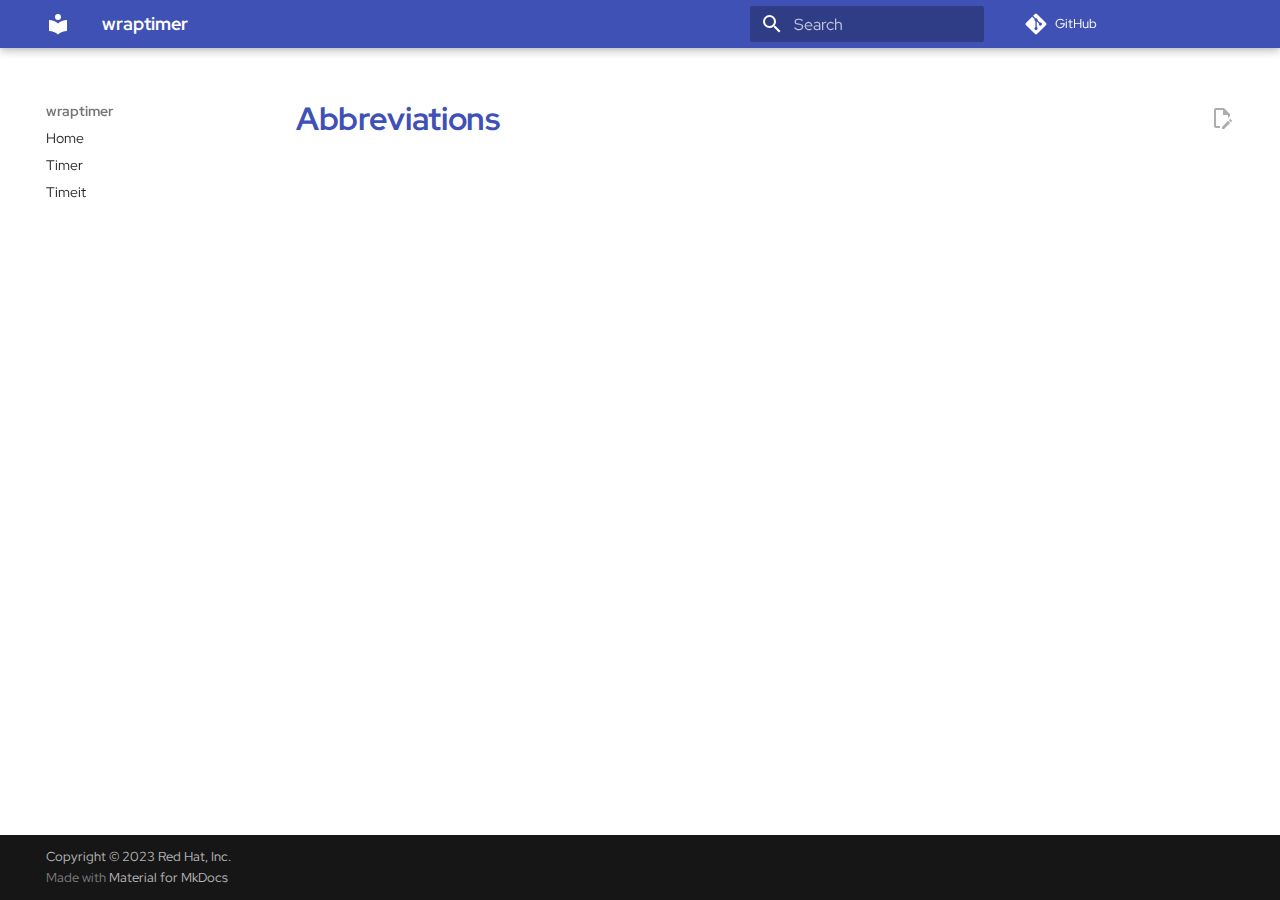
<file: includes/abbreviations/index.html>
<!doctype html>
<html lang="en" class="no-js">
  <head>
    
      <meta charset="utf-8">
      <meta name="viewport" content="width=device-width,initial-scale=1">
      
      
      
        <link rel="canonical" href="https://mugendi.github.io/wraptimer/includes/abbreviations/">
      
      
      
      <link rel="icon" href="../../assets/images/favicon.ico">
      <meta name="generator" content="mkdocs-1.4.3, mkdocs-material-9.1.16">
    
    
      
        <title>Abbreviations - wraptimer</title>
      
    
    
      <link rel="stylesheet" href="../../assets/stylesheets/main.26e3688c.min.css">
      
        
        <link rel="stylesheet" href="../../assets/stylesheets/palette.ecc896b0.min.css">
      
      

    
    
    
      
        
        
        <link rel="preconnect" href="https://fonts.gstatic.com" crossorigin>
        <link rel="stylesheet" href="https://fonts.googleapis.com/css?family=Red+Hat+Display:300,300i,400,400i,700,700i%7CRed+Hat+Mono:400,400i,700,700i&display=fallback">
        <style>:root{--md-text-font:"Red Hat Display";--md-code-font:"Red Hat Mono"}</style>
      
    
    
      <link rel="stylesheet" href="../../assets/_mkdocstrings.css">
    
      <link rel="stylesheet" href="../../styles/extra.css">
    
    <script>__md_scope=new URL("../..",location),__md_hash=e=>[...e].reduce((e,_)=>(e<<5)-e+_.charCodeAt(0),0),__md_get=(e,_=localStorage,t=__md_scope)=>JSON.parse(_.getItem(t.pathname+"."+e)),__md_set=(e,_,t=localStorage,a=__md_scope)=>{try{t.setItem(a.pathname+"."+e,JSON.stringify(_))}catch(e){}}</script>
    
      

    
    
      
        <meta  property="og:type"  content="website" >
      
        <meta  property="og:title"  content="Abbreviations - wraptimer" >
      
        <meta  property="og:description"  content="None" >
      
        <meta  property="og:image"  content="https://mugendi.github.io/wraptimer/assets/images/social/includes/abbreviations.png" >
      
        <meta  property="og:image:type"  content="image/png" >
      
        <meta  property="og:image:width"  content="1200" >
      
        <meta  property="og:image:height"  content="630" >
      
        <meta  property="og:url"  content="https://mugendi.github.io/wraptimer/includes/abbreviations/" >
      
        <meta  name="twitter:card"  content="summary_large_image" >
      
        <meta  name="twitter:title"  content="Abbreviations - wraptimer" >
      
        <meta  name="twitter:description"  content="None" >
      
        <meta  name="twitter:image"  content="https://mugendi.github.io/wraptimer/assets/images/social/includes/abbreviations.png" >
      
    
    
  </head>
  
  
    
    
      
    
    
    
    
    <body dir="ltr" data-md-color-scheme="default" data-md-color-primary="indigo" data-md-color-accent="indigo">
  
    
    
      <script>var palette=__md_get("__palette");if(palette&&"object"==typeof palette.color)for(var key of Object.keys(palette.color))document.body.setAttribute("data-md-color-"+key,palette.color[key])</script>
    
    <input class="md-toggle" data-md-toggle="drawer" type="checkbox" id="__drawer" autocomplete="off">
    <input class="md-toggle" data-md-toggle="search" type="checkbox" id="__search" autocomplete="off">
    <label class="md-overlay" for="__drawer"></label>
    <div data-md-component="skip">
      
    </div>
    <div data-md-component="announce">
      
    </div>
    
    
      

  

<header class="md-header md-header--shadow" data-md-component="header">
  <nav class="md-header__inner md-grid" aria-label="Header">
    <a href="../.." title="wraptimer" class="md-header__button md-logo" aria-label="wraptimer" data-md-component="logo">
      
  
  <svg xmlns="http://www.w3.org/2000/svg" viewBox="0 0 24 24"><path d="M12 8a3 3 0 0 0 3-3 3 3 0 0 0-3-3 3 3 0 0 0-3 3 3 3 0 0 0 3 3m0 3.54C9.64 9.35 6.5 8 3 8v11c3.5 0 6.64 1.35 9 3.54 2.36-2.19 5.5-3.54 9-3.54V8c-3.5 0-6.64 1.35-9 3.54Z"/></svg>

    </a>
    <label class="md-header__button md-icon" for="__drawer">
      <svg xmlns="http://www.w3.org/2000/svg" viewBox="0 0 24 24"><path d="M3 6h18v2H3V6m0 5h18v2H3v-2m0 5h18v2H3v-2Z"/></svg>
    </label>
    <div class="md-header__title" data-md-component="header-title">
      <div class="md-header__ellipsis">
        <div class="md-header__topic">
          <span class="md-ellipsis">
            wraptimer
          </span>
        </div>
        <div class="md-header__topic" data-md-component="header-topic">
          <span class="md-ellipsis">
            
              Abbreviations
            
          </span>
        </div>
      </div>
    </div>
    
      
        <form class="md-header__option" data-md-component="palette">
          
            
            
            
            <input class="md-option" data-md-color-media="" data-md-color-scheme="default" data-md-color-primary="indigo" data-md-color-accent="indigo"  aria-hidden="true"  type="radio" name="__palette" id="__palette_1">
            
          
        </form>
      
    
    
    
      <label class="md-header__button md-icon" for="__search">
        <svg xmlns="http://www.w3.org/2000/svg" viewBox="0 0 24 24"><path d="M9.5 3A6.5 6.5 0 0 1 16 9.5c0 1.61-.59 3.09-1.56 4.23l.27.27h.79l5 5-1.5 1.5-5-5v-.79l-.27-.27A6.516 6.516 0 0 1 9.5 16 6.5 6.5 0 0 1 3 9.5 6.5 6.5 0 0 1 9.5 3m0 2C7 5 5 7 5 9.5S7 14 9.5 14 14 12 14 9.5 12 5 9.5 5Z"/></svg>
      </label>
      <div class="md-search" data-md-component="search" role="dialog">
  <label class="md-search__overlay" for="__search"></label>
  <div class="md-search__inner" role="search">
    <form class="md-search__form" name="search">
      <input type="text" class="md-search__input" name="query" aria-label="Search" placeholder="Search" autocapitalize="off" autocorrect="off" autocomplete="off" spellcheck="false" data-md-component="search-query" required>
      <label class="md-search__icon md-icon" for="__search">
        <svg xmlns="http://www.w3.org/2000/svg" viewBox="0 0 24 24"><path d="M9.5 3A6.5 6.5 0 0 1 16 9.5c0 1.61-.59 3.09-1.56 4.23l.27.27h.79l5 5-1.5 1.5-5-5v-.79l-.27-.27A6.516 6.516 0 0 1 9.5 16 6.5 6.5 0 0 1 3 9.5 6.5 6.5 0 0 1 9.5 3m0 2C7 5 5 7 5 9.5S7 14 9.5 14 14 12 14 9.5 12 5 9.5 5Z"/></svg>
        <svg xmlns="http://www.w3.org/2000/svg" viewBox="0 0 24 24"><path d="M20 11v2H8l5.5 5.5-1.42 1.42L4.16 12l7.92-7.92L13.5 5.5 8 11h12Z"/></svg>
      </label>
      <nav class="md-search__options" aria-label="Search">
        
        <button type="reset" class="md-search__icon md-icon" title="Clear" aria-label="Clear" tabindex="-1">
          <svg xmlns="http://www.w3.org/2000/svg" viewBox="0 0 24 24"><path d="M19 6.41 17.59 5 12 10.59 6.41 5 5 6.41 10.59 12 5 17.59 6.41 19 12 13.41 17.59 19 19 17.59 13.41 12 19 6.41Z"/></svg>
        </button>
      </nav>
      
    </form>
    <div class="md-search__output">
      <div class="md-search__scrollwrap" data-md-scrollfix>
        <div class="md-search-result" data-md-component="search-result">
          <div class="md-search-result__meta">
            Initializing search
          </div>
          <ol class="md-search-result__list" role="presentation"></ol>
        </div>
      </div>
    </div>
  </div>
</div>
    
    
      <div class="md-header__source">
        <a href="https://github.com/mugendi/wraptimer" title="Go to repository" class="md-source" data-md-component="source">
  <div class="md-source__icon md-icon">
    
    <svg xmlns="http://www.w3.org/2000/svg" viewBox="0 0 448 512"><!--! Font Awesome Free 6.4.0 by @fontawesome - https://fontawesome.com License - https://fontawesome.com/license/free (Icons: CC BY 4.0, Fonts: SIL OFL 1.1, Code: MIT License) Copyright 2023 Fonticons, Inc.--><path d="M439.55 236.05 244 40.45a28.87 28.87 0 0 0-40.81 0l-40.66 40.63 51.52 51.52c27.06-9.14 52.68 16.77 43.39 43.68l49.66 49.66c34.23-11.8 61.18 31 35.47 56.69-26.49 26.49-70.21-2.87-56-37.34L240.22 199v121.85c25.3 12.54 22.26 41.85 9.08 55a34.34 34.34 0 0 1-48.55 0c-17.57-17.6-11.07-46.91 11.25-56v-123c-20.8-8.51-24.6-30.74-18.64-45L142.57 101 8.45 235.14a28.86 28.86 0 0 0 0 40.81l195.61 195.6a28.86 28.86 0 0 0 40.8 0l194.69-194.69a28.86 28.86 0 0 0 0-40.81z"/></svg>
  </div>
  <div class="md-source__repository">
    GitHub
  </div>
</a>
      </div>
    
  </nav>
  
</header>
    
    <div class="md-container" data-md-component="container">
      
      
        
          
        
      
      <main class="md-main" data-md-component="main">
        <div class="md-main__inner md-grid">
          
            
              
              <div class="md-sidebar md-sidebar--primary" data-md-component="sidebar" data-md-type="navigation" >
                <div class="md-sidebar__scrollwrap">
                  <div class="md-sidebar__inner">
                    


  

<nav class="md-nav md-nav--primary md-nav--integrated" aria-label="Navigation" data-md-level="0">
  <label class="md-nav__title" for="__drawer">
    <a href="../.." title="wraptimer" class="md-nav__button md-logo" aria-label="wraptimer" data-md-component="logo">
      
  
  <svg xmlns="http://www.w3.org/2000/svg" viewBox="0 0 24 24"><path d="M12 8a3 3 0 0 0 3-3 3 3 0 0 0-3-3 3 3 0 0 0-3 3 3 3 0 0 0 3 3m0 3.54C9.64 9.35 6.5 8 3 8v11c3.5 0 6.64 1.35 9 3.54 2.36-2.19 5.5-3.54 9-3.54V8c-3.5 0-6.64 1.35-9 3.54Z"/></svg>

    </a>
    wraptimer
  </label>
  
    <div class="md-nav__source">
      <a href="https://github.com/mugendi/wraptimer" title="Go to repository" class="md-source" data-md-component="source">
  <div class="md-source__icon md-icon">
    
    <svg xmlns="http://www.w3.org/2000/svg" viewBox="0 0 448 512"><!--! Font Awesome Free 6.4.0 by @fontawesome - https://fontawesome.com License - https://fontawesome.com/license/free (Icons: CC BY 4.0, Fonts: SIL OFL 1.1, Code: MIT License) Copyright 2023 Fonticons, Inc.--><path d="M439.55 236.05 244 40.45a28.87 28.87 0 0 0-40.81 0l-40.66 40.63 51.52 51.52c27.06-9.14 52.68 16.77 43.39 43.68l49.66 49.66c34.23-11.8 61.18 31 35.47 56.69-26.49 26.49-70.21-2.87-56-37.34L240.22 199v121.85c25.3 12.54 22.26 41.85 9.08 55a34.34 34.34 0 0 1-48.55 0c-17.57-17.6-11.07-46.91 11.25-56v-123c-20.8-8.51-24.6-30.74-18.64-45L142.57 101 8.45 235.14a28.86 28.86 0 0 0 0 40.81l195.61 195.6a28.86 28.86 0 0 0 40.8 0l194.69-194.69a28.86 28.86 0 0 0 0-40.81z"/></svg>
  </div>
  <div class="md-source__repository">
    GitHub
  </div>
</a>
    </div>
  
  <ul class="md-nav__list" data-md-scrollfix>
    
      
      
      

  
  
  
    <li class="md-nav__item">
      <a href="../.." class="md-nav__link">
        Home
      </a>
    </li>
  

    
      
      
      

  
  
  
    <li class="md-nav__item">
      <a href="../../timer/" class="md-nav__link">
        Timer
      </a>
    </li>
  

    
      
      
      

  
  
  
    <li class="md-nav__item">
      <a href="../../timeit/" class="md-nav__link">
        Timeit
      </a>
    </li>
  

    
  </ul>
</nav>
                  </div>
                </div>
              </div>
            
            
          
          
            <div class="md-content" data-md-component="content">
              <article class="md-content__inner md-typeset">
                
                  
  



  
    <a href="https://github.com/mugendi/wraptimer/blob/main/docs/includes/abbreviations.md" title="Edit this page" class="md-content__button md-icon">
      
      <svg xmlns="http://www.w3.org/2000/svg" viewBox="0 0 24 24"><path d="M10 20H6V4h7v5h5v3.1l2-2V8l-6-6H6c-1.1 0-2 .9-2 2v16c0 1.1.9 2 2 2h4v-2m10.2-7c.1 0 .3.1.4.2l1.3 1.3c.2.2.2.6 0 .8l-1 1-2.1-2.1 1-1c.1-.1.2-.2.4-.2m0 3.9L14.1 23H12v-2.1l6.1-6.1 2.1 2.1Z"/></svg>
    </a>
  
  


  <h1>Abbreviations</h1>

<!--
 Copyright (c) 2023 Anthony Mugendi

 This software is released under the MIT License.
 https://opensource.org/licenses/MIT
-->

<!-- Sample Abbreviations -->

<!--
 Copyright (c) 2023 Anthony Mugendi

 This software is released under the MIT License.
 https://opensource.org/licenses/MIT
-->

<!-- Sample Abbreviations -->





                
              </article>
            </div>
          
          
        </div>
        
      </main>
      
        <footer class="md-footer">
  
  <div class="md-footer-meta md-typeset">
    <div class="md-footer-meta__inner md-grid">
      <div class="md-copyright">
  
    <div class="md-copyright__highlight">
      Copyright © 2023 Red Hat, Inc.
    </div>
  
  
    Made with
    <a href="https://squidfunk.github.io/mkdocs-material/" target="_blank" rel="noopener">
      Material for MkDocs
    </a>
  
</div>
      
    </div>
  </div>
</footer>
      
    </div>
    <div class="md-dialog" data-md-component="dialog">
      <div class="md-dialog__inner md-typeset"></div>
    </div>
    
    <script id="__config" type="application/json">{"base": "../..", "features": ["content.code.copy", "content.action.edit", "navigation.expand", "navigation.sections", "navigation.instant", "navigation.indexes", "navigation.tracking", "toc.integrate", "content.tooltips"], "search": "../../assets/javascripts/workers/search.208ed371.min.js", "translations": {"clipboard.copied": "Copied to clipboard", "clipboard.copy": "Copy to clipboard", "search.result.more.one": "1 more on this page", "search.result.more.other": "# more on this page", "search.result.none": "No matching documents", "search.result.one": "1 matching document", "search.result.other": "# matching documents", "search.result.placeholder": "Type to start searching", "search.result.term.missing": "Missing", "select.version": "Select version"}}</script>
    
    
      <script src="../../assets/javascripts/bundle.a51614de.min.js"></script>
      
    
  </body>
</html>
</file>
<file: assets/_mkdocstrings.css>
/* Avoid breaking parameter names, etc. in table cells. */
.doc-contents td code {
  word-break: normal !important;
}

/* No line break before first paragraph of descriptions. */
.doc-md-description,
.doc-md-description>p:first-child {
  display: inline;
}

/* Max width for docstring sections tables. */
.doc .md-typeset__table,
.doc .md-typeset__table table {
  display: table !important;
  width: 100%;
}

.doc .md-typeset__table tr {
  display: table-row;
}

/* Defaults in Spacy table style. */
.doc-param-default {
  float: right;
}

/* Keep headings consistent. */
h1.doc-heading,
h2.doc-heading,
h3.doc-heading,
h4.doc-heading,
h5.doc-heading,
h6.doc-heading {
  font-weight: 400;
  line-height: 1.5;
  color: inherit;
  text-transform: none;
}

h1.doc-heading {
  font-size: 1.6rem;
}

h2.doc-heading {
  font-size: 1.2rem;
}

h3.doc-heading {
  font-size: 1.15rem;
}

h4.doc-heading {
  font-size: 1.10rem;
}

h5.doc-heading {
  font-size: 1.05rem;
}

h6.doc-heading {
  font-size: 1rem;
}
</file>
<file: styles/extra.css>
h1 {
    font-weight: bold !important;
    color: var(--md-primary-fg-color) !important;
}
</file>
<file: assets/stylesheets/main.26e3688c.min.css>
@charset "UTF-8";html{-webkit-text-size-adjust:none;-moz-text-size-adjust:none;text-size-adjust:none;box-sizing:border-box}*,:after,:before{box-sizing:inherit}@media (prefers-reduced-motion){*,:after,:before{transition:none!important}}body{margin:0}a,button,input,label{-webkit-tap-highlight-color:transparent}a{color:inherit;text-decoration:none}hr{border:0;box-sizing:initial;display:block;height:.05rem;overflow:visible;padding:0}small{font-size:80%}sub,sup{line-height:1em}img{border-style:none}table{border-collapse:initial;border-spacing:0}td,th{font-weight:400;vertical-align:top}button{background:#0000;border:0;font-family:inherit;font-size:inherit;margin:0;padding:0}input{border:0;outline:none}:root{--md-primary-fg-color:#4051b5;--md-primary-fg-color--light:#5d6cc0;--md-primary-fg-color--dark:#303fa1;--md-primary-bg-color:#fff;--md-primary-bg-color--light:#ffffffb3;--md-accent-fg-color:#526cfe;--md-accent-fg-color--transparent:#526cfe1a;--md-accent-bg-color:#fff;--md-accent-bg-color--light:#ffffffb3}[data-md-color-scheme=default]{color-scheme:light}[data-md-color-scheme=default] img[src$="#gh-dark-mode-only"],[data-md-color-scheme=default] img[src$="#only-dark"]{display:none}:root,[data-md-color-scheme=default]{--md-default-fg-color:#000000de;--md-default-fg-color--light:#0000008a;--md-default-fg-color--lighter:#00000052;--md-default-fg-color--lightest:#00000012;--md-default-bg-color:#fff;--md-default-bg-color--light:#ffffffb3;--md-default-bg-color--lighter:#ffffff4d;--md-default-bg-color--lightest:#ffffff1f;--md-code-fg-color:#36464e;--md-code-bg-color:#f5f5f5;--md-code-hl-color:#ffff0080;--md-code-hl-number-color:#d52a2a;--md-code-hl-special-color:#db1457;--md-code-hl-function-color:#a846b9;--md-code-hl-constant-color:#6e59d9;--md-code-hl-keyword-color:#3f6ec6;--md-code-hl-string-color:#1c7d4d;--md-code-hl-name-color:var(--md-code-fg-color);--md-code-hl-operator-color:var(--md-default-fg-color--light);--md-code-hl-punctuation-color:var(--md-default-fg-color--light);--md-code-hl-comment-color:var(--md-default-fg-color--light);--md-code-hl-generic-color:var(--md-default-fg-color--light);--md-code-hl-variable-color:var(--md-default-fg-color--light);--md-typeset-color:var(--md-default-fg-color);--md-typeset-a-color:var(--md-primary-fg-color);--md-typeset-mark-color:#ffff0080;--md-typeset-del-color:#f5503d26;--md-typeset-ins-color:#0bd57026;--md-typeset-kbd-color:#fafafa;--md-typeset-kbd-accent-color:#fff;--md-typeset-kbd-border-color:#b8b8b8;--md-typeset-table-color:#0000001f;--md-typeset-table-color--light:rgba(0,0,0,.035);--md-admonition-fg-color:var(--md-default-fg-color);--md-admonition-bg-color:var(--md-default-bg-color);--md-warning-fg-color:#000000de;--md-warning-bg-color:#ff9;--md-footer-fg-color:#fff;--md-footer-fg-color--light:#ffffffb3;--md-footer-fg-color--lighter:#ffffff73;--md-footer-bg-color:#000000de;--md-footer-bg-color--dark:#00000052;--md-shadow-z1:0 0.2rem 0.5rem #0000000d,0 0 0.05rem #0000001a;--md-shadow-z2:0 0.2rem 0.5rem #0000001a,0 0 0.05rem #00000040;--md-shadow-z3:0 0.2rem 0.5rem #0003,0 0 0.05rem #00000059}.md-icon svg{fill:currentcolor;display:block;height:1.2rem;width:1.2rem}body{-webkit-font-smoothing:antialiased;-moz-osx-font-smoothing:grayscale;--md-text-font-family:var(--md-text-font,_),-apple-system,BlinkMacSystemFont,Helvetica,Arial,sans-serif;--md-code-font-family:var(--md-code-font,_),SFMono-Regular,Consolas,Menlo,monospace}aside,body,input{font-feature-settings:"kern","liga";color:var(--md-typeset-color);font-family:var(--md-text-font-family)}code,kbd,pre{font-feature-settings:"kern";font-family:var(--md-code-font-family)}:root{--md-typeset-table-sort-icon:url('data:image/svg+xml;charset=utf-8,<svg xmlns="http://www.w3.org/2000/svg" viewBox="0 0 24 24"><path d="m18 21-4-4h3V7h-3l4-4 4 4h-3v10h3M2 19v-2h10v2M2 13v-2h7v2M2 7V5h4v2H2Z"/></svg>');--md-typeset-table-sort-icon--asc:url('data:image/svg+xml;charset=utf-8,<svg xmlns="http://www.w3.org/2000/svg" viewBox="0 0 24 24"><path d="M19 17h3l-4 4-4-4h3V3h2M2 17h10v2H2M6 5v2H2V5m0 6h7v2H2v-2Z"/></svg>');--md-typeset-table-sort-icon--desc:url('data:image/svg+xml;charset=utf-8,<svg xmlns="http://www.w3.org/2000/svg" viewBox="0 0 24 24"><path d="M19 7h3l-4-4-4 4h3v14h2M2 17h10v2H2M6 5v2H2V5m0 6h7v2H2v-2Z"/></svg>')}.md-typeset{-webkit-print-color-adjust:exact;color-adjust:exact;font-size:.8rem;line-height:1.6}@media print{.md-typeset{font-size:.68rem}}.md-typeset blockquote,.md-typeset dl,.md-typeset figure,.md-typeset ol,.md-typeset pre,.md-typeset ul{margin-bottom:1em;margin-top:1em}.md-typeset h1{color:var(--md-default-fg-color--light);font-size:2em;line-height:1.3;margin:0 0 1.25em}.md-typeset h1,.md-typeset h2{font-weight:300;letter-spacing:-.01em}.md-typeset h2{font-size:1.5625em;line-height:1.4;margin:1.6em 0 .64em}.md-typeset h3{font-size:1.25em;font-weight:400;letter-spacing:-.01em;line-height:1.5;margin:1.6em 0 .8em}.md-typeset h2+h3{margin-top:.8em}.md-typeset h4{font-weight:700;letter-spacing:-.01em;margin:1em 0}.md-typeset h5,.md-typeset h6{color:var(--md-default-fg-color--light);font-size:.8em;font-weight:700;letter-spacing:-.01em;margin:1.25em 0}.md-typeset h5{text-transform:uppercase}.md-typeset hr{border-bottom:.05rem solid var(--md-default-fg-color--lightest);display:flow-root;margin:1.5em 0}.md-typeset a{color:var(--md-typeset-a-color);word-break:break-word}.md-typeset a,.md-typeset a:before{transition:color 125ms}.md-typeset a:focus,.md-typeset a:hover{color:var(--md-accent-fg-color)}.md-typeset a:focus code,.md-typeset a:hover code{background-color:var(--md-accent-fg-color--transparent)}.md-typeset a code{color:currentcolor;transition:background-color 125ms}.md-typeset a.focus-visible{outline-color:var(--md-accent-fg-color);outline-offset:.2rem}.md-typeset code,.md-typeset kbd,.md-typeset pre{color:var(--md-code-fg-color);direction:ltr;font-variant-ligatures:none}@media print{.md-typeset code,.md-typeset kbd,.md-typeset pre{white-space:pre-wrap}}.md-typeset code{background-color:var(--md-code-bg-color);border-radius:.1rem;-webkit-box-decoration-break:clone;box-decoration-break:clone;font-size:.85em;padding:0 .2941176471em;word-break:break-word}.md-typeset code:not(.focus-visible){-webkit-tap-highlight-color:transparent;outline:none}.md-typeset pre{display:flow-root;line-height:1.4;position:relative}.md-typeset pre>code{-webkit-box-decoration-break:slice;box-decoration-break:slice;box-shadow:none;display:block;margin:0;outline-color:var(--md-accent-fg-color);overflow:auto;padding:.7720588235em 1.1764705882em;scrollbar-color:var(--md-default-fg-color--lighter) #0000;scrollbar-width:thin;touch-action:auto;word-break:normal}.md-typeset pre>code:hover{scrollbar-color:var(--md-accent-fg-color) #0000}.md-typeset pre>code::-webkit-scrollbar{height:.2rem;width:.2rem}.md-typeset pre>code::-webkit-scrollbar-thumb{background-color:var(--md-default-fg-color--lighter)}.md-typeset pre>code::-webkit-scrollbar-thumb:hover{background-color:var(--md-accent-fg-color)}.md-typeset kbd{background-color:var(--md-typeset-kbd-color);border-radius:.1rem;box-shadow:0 .1rem 0 .05rem var(--md-typeset-kbd-border-color),0 .1rem 0 var(--md-typeset-kbd-border-color),0 -.1rem .2rem var(--md-typeset-kbd-accent-color) inset;color:var(--md-default-fg-color);display:inline-block;font-size:.75em;padding:0 .6666666667em;vertical-align:text-top;word-break:break-word}.md-typeset mark{background-color:var(--md-typeset-mark-color);-webkit-box-decoration-break:clone;box-decoration-break:clone;color:inherit;word-break:break-word}.md-typeset abbr{border-bottom:.05rem dotted var(--md-default-fg-color--light);cursor:help;text-decoration:none}@media (hover:none){.md-typeset abbr[title]:focus:after,.md-typeset abbr[title]:hover:after{background-color:var(--md-default-fg-color);border-radius:.1rem;box-shadow:var(--md-shadow-z3);color:var(--md-default-bg-color);content:attr(title);font-size:.7rem;left:.8rem;margin-top:2em;padding:.2rem .3rem;position:absolute;right:.8rem}}.md-typeset small{opacity:.75}[dir=ltr] .md-typeset sub,[dir=ltr] .md-typeset sup{margin-left:.078125em}[dir=rtl] .md-typeset sub,[dir=rtl] .md-typeset sup{margin-right:.078125em}[dir=ltr] .md-typeset blockquote{padding-left:.6rem}[dir=rtl] .md-typeset blockquote{padding-right:.6rem}[dir=ltr] .md-typeset blockquote{border-left:.2rem solid var(--md-default-fg-color--lighter)}[dir=rtl] .md-typeset blockquote{border-right:.2rem solid var(--md-default-fg-color--lighter)}.md-typeset blockquote{color:var(--md-default-fg-color--light);margin-left:0;margin-right:0}.md-typeset ul{list-style-type:disc}[dir=ltr] .md-typeset ol,[dir=ltr] .md-typeset ul{margin-left:.625em}[dir=rtl] .md-typeset ol,[dir=rtl] .md-typeset ul{margin-right:.625em}.md-typeset ol,.md-typeset ul{padding:0}.md-typeset ol:not([hidden]),.md-typeset ul:not([hidden]){display:flow-root}.md-typeset ol ol,.md-typeset ul ol{list-style-type:lower-alpha}.md-typeset ol ol ol,.md-typeset ul ol ol{list-style-type:lower-roman}[dir=ltr] .md-typeset ol li,[dir=ltr] .md-typeset ul li{margin-left:1.25em}[dir=rtl] .md-typeset ol li,[dir=rtl] .md-typeset ul li{margin-right:1.25em}.md-typeset ol li,.md-typeset ul li{margin-bottom:.5em}.md-typeset ol li blockquote,.md-typeset ol li p,.md-typeset ul li blockquote,.md-typeset ul li p{margin:.5em 0}.md-typeset ol li:last-child,.md-typeset ul li:last-child{margin-bottom:0}[dir=ltr] .md-typeset ol li ol,[dir=ltr] .md-typeset ol li ul,[dir=ltr] .md-typeset ul li ol,[dir=ltr] .md-typeset ul li ul{margin-left:.625em}[dir=rtl] .md-typeset ol li ol,[dir=rtl] .md-typeset ol li ul,[dir=rtl] .md-typeset ul li ol,[dir=rtl] .md-typeset ul li ul{margin-right:.625em}.md-typeset ol li ol,.md-typeset ol li ul,.md-typeset ul li ol,.md-typeset ul li ul{margin-bottom:.5em;margin-top:.5em}[dir=ltr] .md-typeset dd{margin-left:1.875em}[dir=rtl] .md-typeset dd{margin-right:1.875em}.md-typeset dd{margin-bottom:1.5em;margin-top:1em}.md-typeset img,.md-typeset svg,.md-typeset video{height:auto;max-width:100%}.md-typeset img[align=left]{margin:1em 1em 1em 0}.md-typeset img[align=right]{margin:1em 0 1em 1em}.md-typeset img[align]:only-child{margin-top:0}.md-typeset figure{display:flow-root;margin:1em auto;max-width:100%;text-align:center;width:-webkit-fit-content;width:-moz-fit-content;width:fit-content}.md-typeset figure img{display:block}.md-typeset figcaption{font-style:italic;margin:1em auto;max-width:24rem}.md-typeset iframe{max-width:100%}.md-typeset table:not([class]){background-color:var(--md-default-bg-color);border:.05rem solid var(--md-typeset-table-color);border-radius:.1rem;display:inline-block;font-size:.64rem;max-width:100%;overflow:auto;touch-action:auto}@media print{.md-typeset table:not([class]){display:table}}.md-typeset table:not([class])+*{margin-top:1.5em}.md-typeset table:not([class]) td>:first-child,.md-typeset table:not([class]) th>:first-child{margin-top:0}.md-typeset table:not([class]) td>:last-child,.md-typeset table:not([class]) th>:last-child{margin-bottom:0}.md-typeset table:not([class]) td:not([align]),.md-typeset table:not([class]) th:not([align]){text-align:left}[dir=rtl] .md-typeset table:not([class]) td:not([align]),[dir=rtl] .md-typeset table:not([class]) th:not([align]){text-align:right}.md-typeset table:not([class]) th{font-weight:700;min-width:5rem;padding:.9375em 1.25em;vertical-align:top}.md-typeset table:not([class]) td{border-top:.05rem solid var(--md-typeset-table-color);padding:.9375em 1.25em;vertical-align:top}.md-typeset table:not([class]) tbody tr{transition:background-color 125ms}.md-typeset table:not([class]) tbody tr:hover{background-color:var(--md-typeset-table-color--light);box-shadow:0 .05rem 0 var(--md-default-bg-color) inset}.md-typeset table:not([class]) a{word-break:normal}.md-typeset table th[role=columnheader]{cursor:pointer}[dir=ltr] .md-typeset table th[role=columnheader]:after{margin-left:.5em}[dir=rtl] .md-typeset table th[role=columnheader]:after{margin-right:.5em}.md-typeset table th[role=columnheader]:after{content:"";display:inline-block;height:1.2em;-webkit-mask-image:var(--md-typeset-table-sort-icon);mask-image:var(--md-typeset-table-sort-icon);-webkit-mask-repeat:no-repeat;mask-repeat:no-repeat;-webkit-mask-size:contain;mask-size:contain;transition:background-color 125ms;vertical-align:text-bottom;width:1.2em}.md-typeset table th[role=columnheader]:hover:after{background-color:var(--md-default-fg-color--lighter)}.md-typeset table th[role=columnheader][aria-sort=ascending]:after{background-color:var(--md-default-fg-color--light);-webkit-mask-image:var(--md-typeset-table-sort-icon--asc);mask-image:var(--md-typeset-table-sort-icon--asc)}.md-typeset table th[role=columnheader][aria-sort=descending]:after{background-color:var(--md-default-fg-color--light);-webkit-mask-image:var(--md-typeset-table-sort-icon--desc);mask-image:var(--md-typeset-table-sort-icon--desc)}.md-typeset__scrollwrap{margin:1em -.8rem;overflow-x:auto;touch-action:auto}.md-typeset__table{display:inline-block;margin-bottom:.5em;padding:0 .8rem}@media print{.md-typeset__table{display:block}}html .md-typeset__table table{display:table;margin:0;overflow:hidden;width:100%}@media screen and (max-width:44.9375em){.md-content__inner>pre{margin:1em -.8rem}.md-content__inner>pre code{border-radius:0}}.md-banner{background-color:var(--md-footer-bg-color);color:var(--md-footer-fg-color);overflow:auto}@media print{.md-banner{display:none}}.md-banner--warning{background-color:var(--md-warning-bg-color);color:var(--md-warning-fg-color)}.md-banner__inner{font-size:.7rem;margin:.6rem auto;padding:0 .8rem}[dir=ltr] .md-banner__button{float:right}[dir=rtl] .md-banner__button{float:left}.md-banner__button{color:inherit;cursor:pointer;transition:opacity .25s}.md-banner__button:hover{opacity:.7}html{font-size:125%;height:100%;overflow-x:hidden}@media screen and (min-width:100em){html{font-size:137.5%}}@media screen and (min-width:125em){html{font-size:150%}}body{background-color:var(--md-default-bg-color);display:flex;flex-direction:column;font-size:.5rem;min-height:100%;position:relative;width:100%}@media print{body{display:block}}@media screen and (max-width:59.9375em){body[data-md-scrolllock]{position:fixed}}.md-grid{margin-left:auto;margin-right:auto;max-width:61rem}.md-container{display:flex;flex-direction:column;flex-grow:1}@media print{.md-container{display:block}}.md-main{flex-grow:1}.md-main__inner{display:flex;height:100%;margin-top:1.5rem}.md-ellipsis{overflow:hidden;text-overflow:ellipsis}.md-toggle{display:none}.md-option{height:0;opacity:0;position:absolute;width:0}.md-option:checked+label:not([hidden]){display:block}.md-option.focus-visible+label{outline-color:var(--md-accent-fg-color);outline-style:auto}.md-skip{background-color:var(--md-default-fg-color);border-radius:.1rem;color:var(--md-default-bg-color);font-size:.64rem;margin:.5rem;opacity:0;outline-color:var(--md-accent-fg-color);padding:.3rem .5rem;position:fixed;transform:translateY(.4rem);z-index:-1}.md-skip:focus{opacity:1;transform:translateY(0);transition:transform .25s cubic-bezier(.4,0,.2,1),opacity 175ms 75ms;z-index:10}@page{margin:25mm}:root{--md-clipboard-icon:url('data:image/svg+xml;charset=utf-8,<svg xmlns="http://www.w3.org/2000/svg" viewBox="0 0 24 24"><path d="M19 21H8V7h11m0-2H8a2 2 0 0 0-2 2v14a2 2 0 0 0 2 2h11a2 2 0 0 0 2-2V7a2 2 0 0 0-2-2m-3-4H4a2 2 0 0 0-2 2v14h2V3h12V1Z"/></svg>')}.md-clipboard{border-radius:.1rem;color:var(--md-default-fg-color--lightest);cursor:pointer;height:1.5em;outline-color:var(--md-accent-fg-color);outline-offset:.1rem;position:absolute;right:.5em;top:.5em;transition:color .25s;width:1.5em;z-index:1}@media print{.md-clipboard{display:none}}.md-clipboard:not(.focus-visible){-webkit-tap-highlight-color:transparent;outline:none}:hover>.md-clipboard{color:var(--md-default-fg-color--light)}.md-clipboard:focus,.md-clipboard:hover{color:var(--md-accent-fg-color)}.md-clipboard:after{background-color:currentcolor;content:"";display:block;height:1.125em;margin:0 auto;-webkit-mask-image:var(--md-clipboard-icon);mask-image:var(--md-clipboard-icon);-webkit-mask-position:center;mask-position:center;-webkit-mask-repeat:no-repeat;mask-repeat:no-repeat;-webkit-mask-size:contain;mask-size:contain;width:1.125em}.md-clipboard--inline{cursor:pointer}.md-clipboard--inline code{transition:color .25s,background-color .25s}.md-clipboard--inline:focus code,.md-clipboard--inline:hover code{background-color:var(--md-accent-fg-color--transparent);color:var(--md-accent-fg-color)}@keyframes consent{0%{opacity:0;transform:translateY(100%)}to{opacity:1;transform:translateY(0)}}@keyframes overlay{0%{opacity:0}to{opacity:1}}.md-consent__overlay{animation:overlay .25s both;-webkit-backdrop-filter:blur(.1rem);backdrop-filter:blur(.1rem);background-color:#0000008a;height:100%;opacity:1;position:fixed;top:0;width:100%;z-index:5}.md-consent__inner{animation:consent .5s cubic-bezier(.1,.7,.1,1) both;background-color:var(--md-default-bg-color);border:0;border-radius:.1rem;bottom:0;box-shadow:0 0 .2rem #0000001a,0 .2rem .4rem #0003;max-height:100%;overflow:auto;padding:0;position:fixed;width:100%;z-index:5}.md-consent__form{padding:.8rem}.md-consent__settings{display:none;margin:1em 0}input:checked+.md-consent__settings{display:block}.md-consent__controls{margin-bottom:.8rem}.md-typeset .md-consent__controls .md-button{display:inline}@media screen and (max-width:44.9375em){.md-typeset .md-consent__controls .md-button{display:block;margin-top:.4rem;text-align:center;width:100%}}.md-consent label{cursor:pointer}.md-content{flex-grow:1;min-width:0}.md-content__inner{margin:0 .8rem 1.2rem;padding-top:.6rem}@media screen and (min-width:76.25em){[dir=ltr] .md-sidebar--primary:not([hidden])~.md-content>.md-content__inner{margin-left:1.2rem}[dir=ltr] .md-sidebar--secondary:not([hidden])~.md-content>.md-content__inner,[dir=rtl] .md-sidebar--primary:not([hidden])~.md-content>.md-content__inner{margin-right:1.2rem}[dir=rtl] .md-sidebar--secondary:not([hidden])~.md-content>.md-content__inner{margin-left:1.2rem}}.md-content__inner:before{content:"";display:block;height:.4rem}.md-content__inner>:last-child{margin-bottom:0}[dir=ltr] .md-content__button{float:right}[dir=rtl] .md-content__button{float:left}[dir=ltr] .md-content__button{margin-left:.4rem}[dir=rtl] .md-content__button{margin-right:.4rem}.md-content__button{margin:.4rem 0;padding:0}@media print{.md-content__button{display:none}}.md-typeset .md-content__button{color:var(--md-default-fg-color--lighter)}.md-content__button svg{display:inline;vertical-align:top}[dir=rtl] .md-content__button svg{transform:scaleX(-1)}[dir=ltr] .md-dialog{right:.8rem}[dir=rtl] .md-dialog{left:.8rem}.md-dialog{background-color:var(--md-default-fg-color);border-radius:.1rem;bottom:.8rem;box-shadow:var(--md-shadow-z3);min-width:11.1rem;opacity:0;padding:.4rem .6rem;pointer-events:none;position:fixed;transform:translateY(100%);transition:transform 0ms .4s,opacity .4s;z-index:4}@media print{.md-dialog{display:none}}.md-dialog--active{opacity:1;pointer-events:auto;transform:translateY(0);transition:transform .4s cubic-bezier(.075,.85,.175,1),opacity .4s}.md-dialog__inner{color:var(--md-default-bg-color);font-size:.7rem}.md-feedback{margin:2em 0 1em;text-align:center}.md-feedback fieldset{border:none;margin:0;padding:0}.md-feedback__title{font-weight:700;margin:1em auto}.md-feedback__inner{position:relative}.md-feedback__list{align-content:baseline;display:flex;flex-wrap:wrap;justify-content:center;position:relative}.md-feedback__list:hover .md-icon:not(:disabled){color:var(--md-default-fg-color--lighter)}:disabled .md-feedback__list{min-height:1.8rem}.md-feedback__icon{color:var(--md-default-fg-color--light);cursor:pointer;flex-shrink:0;margin:0 .1rem;transition:color 125ms}.md-feedback__icon:not(:disabled).md-icon:hover{color:var(--md-accent-fg-color)}.md-feedback__icon:disabled{color:var(--md-default-fg-color--lightest);pointer-events:none}.md-feedback__note{opacity:0;position:relative;transform:translateY(.4rem);transition:transform .4s cubic-bezier(.1,.7,.1,1),opacity .15s}.md-feedback__note>*{margin:0 auto;max-width:16rem}:disabled .md-feedback__note{opacity:1;transform:translateY(0)}.md-footer{background-color:var(--md-footer-bg-color);color:var(--md-footer-fg-color)}@media print{.md-footer{display:none}}.md-footer__inner{justify-content:space-between;overflow:auto;padding:.2rem}.md-footer__inner:not([hidden]){display:flex}.md-footer__link{align-items:end;display:flex;flex-grow:0.01;margin-bottom:.4rem;margin-top:1rem;max-width:100%;outline-color:var(--md-accent-fg-color);overflow:hidden;transition:opacity .25s}.md-footer__link:focus,.md-footer__link:hover{opacity:.7}[dir=rtl] .md-footer__link svg{transform:scaleX(-1)}@media screen and (max-width:44.9375em){.md-footer__link--prev{flex-shrink:0}.md-footer__link--prev .md-footer__title{display:none}}[dir=ltr] .md-footer__link--next{margin-left:auto}[dir=rtl] .md-footer__link--next{margin-right:auto}.md-footer__link--next{text-align:right}[dir=rtl] .md-footer__link--next{text-align:left}.md-footer__title{flex-grow:1;font-size:.9rem;margin-bottom:.7rem;max-width:calc(100% - 2.4rem);padding:0 1rem;white-space:nowrap}.md-footer__button{margin:.2rem;padding:.4rem}.md-footer__direction{font-size:.64rem;opacity:.7}.md-footer-meta{background-color:var(--md-footer-bg-color--dark)}.md-footer-meta__inner{display:flex;flex-wrap:wrap;justify-content:space-between;padding:.2rem}html .md-footer-meta.md-typeset a{color:var(--md-footer-fg-color--light)}html .md-footer-meta.md-typeset a:focus,html .md-footer-meta.md-typeset a:hover{color:var(--md-footer-fg-color)}.md-copyright{color:var(--md-footer-fg-color--lighter);font-size:.64rem;margin:auto .6rem;padding:.4rem 0;width:100%}@media screen and (min-width:45em){.md-copyright{width:auto}}.md-copyright__highlight{color:var(--md-footer-fg-color--light)}.md-social{margin:0 .4rem;padding:.2rem 0 .6rem}@media screen and (min-width:45em){.md-social{padding:.6rem 0}}.md-social__link{display:inline-block;height:1.6rem;text-align:center;width:1.6rem}.md-social__link:before{line-height:1.9}.md-social__link svg{fill:currentcolor;max-height:.8rem;vertical-align:-25%}.md-typeset .md-button{border:.1rem solid;border-radius:.1rem;color:var(--md-primary-fg-color);cursor:pointer;display:inline-block;font-weight:700;padding:.625em 2em;transition:color 125ms,background-color 125ms,border-color 125ms}.md-typeset .md-button--primary{background-color:var(--md-primary-fg-color);border-color:var(--md-primary-fg-color);color:var(--md-primary-bg-color)}.md-typeset .md-button:focus,.md-typeset .md-button:hover{background-color:var(--md-accent-fg-color);border-color:var(--md-accent-fg-color);color:var(--md-accent-bg-color)}[dir=ltr] .md-typeset .md-input{border-top-left-radius:.1rem}[dir=ltr] .md-typeset .md-input,[dir=rtl] .md-typeset .md-input{border-top-right-radius:.1rem}[dir=rtl] .md-typeset .md-input{border-top-left-radius:.1rem}.md-typeset .md-input{border-bottom:.1rem solid var(--md-default-fg-color--lighter);box-shadow:var(--md-shadow-z1);font-size:.8rem;height:1.8rem;padding:0 .6rem;transition:border .25s,box-shadow .25s}.md-typeset .md-input:focus,.md-typeset .md-input:hover{border-bottom-color:var(--md-accent-fg-color);box-shadow:var(--md-shadow-z2)}.md-typeset .md-input--stretch{width:100%}.md-header{background-color:var(--md-primary-fg-color);box-shadow:0 0 .2rem #0000,0 .2rem .4rem #0000;color:var(--md-primary-bg-color);display:block;left:0;position:sticky;right:0;top:0;z-index:4}@media print{.md-header{display:none}}.md-header[hidden]{transform:translateY(-100%);transition:transform .25s cubic-bezier(.8,0,.6,1),box-shadow .25s}.md-header--shadow{box-shadow:0 0 .2rem #0000001a,0 .2rem .4rem #0003;transition:transform .25s cubic-bezier(.1,.7,.1,1),box-shadow .25s}.md-header__inner{align-items:center;display:flex;padding:0 .2rem}.md-header__button{color:currentcolor;cursor:pointer;margin:.2rem;outline-color:var(--md-accent-fg-color);padding:.4rem;position:relative;transition:opacity .25s;vertical-align:middle;z-index:1}.md-header__button:hover{opacity:.7}.md-header__button:not([hidden]){display:inline-block}.md-header__button:not(.focus-visible){-webkit-tap-highlight-color:transparent;outline:none}.md-header__button.md-logo{margin:.2rem;padding:.4rem}@media screen and (max-width:76.1875em){.md-header__button.md-logo{display:none}}.md-header__button.md-logo img,.md-header__button.md-logo svg{fill:currentcolor;display:block;height:1.2rem;width:auto}@media screen and (min-width:60em){.md-header__button[for=__search]{display:none}}.no-js .md-header__button[for=__search]{display:none}[dir=rtl] .md-header__button[for=__search] svg{transform:scaleX(-1)}@media screen and (min-width:76.25em){.md-header__button[for=__drawer]{display:none}}.md-header__topic{display:flex;max-width:100%;position:absolute;transition:transform .4s cubic-bezier(.1,.7,.1,1),opacity .15s;white-space:nowrap}.md-header__topic+.md-header__topic{opacity:0;pointer-events:none;transform:translateX(1.25rem);transition:transform .4s cubic-bezier(1,.7,.1,.1),opacity .15s;z-index:-1}[dir=rtl] .md-header__topic+.md-header__topic{transform:translateX(-1.25rem)}.md-header__topic:first-child{font-weight:700}[dir=ltr] .md-header__title{margin-left:1rem}[dir=rtl] .md-header__title{margin-right:1rem}[dir=ltr] .md-header__title{margin-right:.4rem}[dir=rtl] .md-header__title{margin-left:.4rem}.md-header__title{flex-grow:1;font-size:.9rem;height:2.4rem;line-height:2.4rem}.md-header__title--active .md-header__topic{opacity:0;pointer-events:none;transform:translateX(-1.25rem);transition:transform .4s cubic-bezier(1,.7,.1,.1),opacity .15s;z-index:-1}[dir=rtl] .md-header__title--active .md-header__topic{transform:translateX(1.25rem)}.md-header__title--active .md-header__topic+.md-header__topic{opacity:1;pointer-events:auto;transform:translateX(0);transition:transform .4s cubic-bezier(.1,.7,.1,1),opacity .15s;z-index:0}.md-header__title>.md-header__ellipsis{height:100%;position:relative;width:100%}.md-header__option{display:flex;flex-shrink:0;max-width:100%;transition:max-width 0ms .25s,opacity .25s .25s;white-space:nowrap}[data-md-toggle=search]:checked~.md-header .md-header__option{max-width:0;opacity:0;transition:max-width 0ms,opacity 0ms}.md-header__source{display:none}@media screen and (min-width:60em){[dir=ltr] .md-header__source{margin-left:1rem}[dir=rtl] .md-header__source{margin-right:1rem}.md-header__source{display:block;max-width:11.7rem;width:11.7rem}}@media screen and (min-width:76.25em){[dir=ltr] .md-header__source{margin-left:1.4rem}[dir=rtl] .md-header__source{margin-right:1.4rem}}:root{--md-nav-icon--prev:url('data:image/svg+xml;charset=utf-8,<svg xmlns="http://www.w3.org/2000/svg" viewBox="0 0 24 24"><path d="M20 11v2H8l5.5 5.5-1.42 1.42L4.16 12l7.92-7.92L13.5 5.5 8 11h12Z"/></svg>');--md-nav-icon--next:url('data:image/svg+xml;charset=utf-8,<svg xmlns="http://www.w3.org/2000/svg" viewBox="0 0 24 24"><path d="M8.59 16.58 13.17 12 8.59 7.41 10 6l6 6-6 6-1.41-1.42Z"/></svg>');--md-toc-icon:url('data:image/svg+xml;charset=utf-8,<svg xmlns="http://www.w3.org/2000/svg" viewBox="0 0 24 24"><path d="M3 9h14V7H3v2m0 4h14v-2H3v2m0 4h14v-2H3v2m16 0h2v-2h-2v2m0-10v2h2V7h-2m0 6h2v-2h-2v2Z"/></svg>')}.md-nav{font-size:.7rem;line-height:1.3}.md-nav__title{color:var(--md-default-fg-color--light);display:block;font-weight:700;overflow:hidden;padding:0 .6rem;text-overflow:ellipsis}.md-nav__title .md-nav__button{display:none}.md-nav__title .md-nav__button img{height:100%;width:auto}.md-nav__title .md-nav__button.md-logo img,.md-nav__title .md-nav__button.md-logo svg{fill:currentcolor;display:block;height:2.4rem;max-width:100%;object-fit:contain;width:auto}.md-nav__list{list-style:none;margin:0;padding:0}.md-nav__item{padding:0 .6rem}[dir=ltr] .md-nav__item .md-nav__item{padding-right:0}[dir=rtl] .md-nav__item .md-nav__item{padding-left:0}.md-nav__link{align-items:center;cursor:pointer;display:flex;justify-content:space-between;margin-top:.625em;overflow:hidden;scroll-snap-align:start;text-overflow:ellipsis;transition:color 125ms}.md-nav__link--passed{color:var(--md-default-fg-color--light)}.md-nav__item .md-nav__link--active{color:var(--md-typeset-a-color)}.md-nav__item .md-nav__link--index [href]{width:100%}.md-nav__link:focus,.md-nav__link:hover{color:var(--md-accent-fg-color)}.md-nav__link.focus-visible{outline-color:var(--md-accent-fg-color);outline-offset:.2rem}.md-nav--primary .md-nav__link[for=__toc]{display:none}.md-nav--primary .md-nav__link[for=__toc] .md-icon:after{background-color:currentcolor;display:block;height:100%;-webkit-mask-image:var(--md-toc-icon);mask-image:var(--md-toc-icon);width:100%}.md-nav--primary .md-nav__link[for=__toc]~.md-nav{display:none}.md-nav__link>*{cursor:pointer;display:flex}.md-nav__icon{flex-shrink:0}.md-nav__source{display:none}@media screen and (max-width:76.1875em){.md-nav--primary,.md-nav--primary .md-nav{background-color:var(--md-default-bg-color);display:flex;flex-direction:column;height:100%;left:0;position:absolute;right:0;top:0;z-index:1}.md-nav--primary .md-nav__item,.md-nav--primary .md-nav__title{font-size:.8rem;line-height:1.5}.md-nav--primary .md-nav__title{background-color:var(--md-default-fg-color--lightest);color:var(--md-default-fg-color--light);cursor:pointer;height:5.6rem;line-height:2.4rem;padding:3rem .8rem .2rem;position:relative;white-space:nowrap}[dir=ltr] .md-nav--primary .md-nav__title .md-nav__icon{left:.4rem}[dir=rtl] .md-nav--primary .md-nav__title .md-nav__icon{right:.4rem}.md-nav--primary .md-nav__title .md-nav__icon{display:block;height:1.2rem;margin:.2rem;position:absolute;top:.4rem;width:1.2rem}.md-nav--primary .md-nav__title .md-nav__icon:after{background-color:currentcolor;content:"";display:block;height:100%;-webkit-mask-image:var(--md-nav-icon--prev);mask-image:var(--md-nav-icon--prev);-webkit-mask-position:center;mask-position:center;-webkit-mask-repeat:no-repeat;mask-repeat:no-repeat;-webkit-mask-size:contain;mask-size:contain;width:100%}.md-nav--primary .md-nav__title~.md-nav__list{background-color:var(--md-default-bg-color);box-shadow:0 .05rem 0 var(--md-default-fg-color--lightest) inset;overflow-y:auto;scroll-snap-type:y mandatory;touch-action:pan-y}.md-nav--primary .md-nav__title~.md-nav__list>:first-child{border-top:0}.md-nav--primary .md-nav__title[for=__drawer]{background-color:var(--md-primary-fg-color);color:var(--md-primary-bg-color);font-weight:700}.md-nav--primary .md-nav__title .md-logo{display:block;left:.2rem;margin:.2rem;padding:.4rem;position:absolute;right:.2rem;top:.2rem}.md-nav--primary .md-nav__list{flex:1}.md-nav--primary .md-nav__item{border-top:.05rem solid var(--md-default-fg-color--lightest);padding:0}.md-nav--primary .md-nav__item--active>.md-nav__link{color:var(--md-typeset-a-color)}.md-nav--primary .md-nav__item--active>.md-nav__link:focus,.md-nav--primary .md-nav__item--active>.md-nav__link:hover{color:var(--md-accent-fg-color)}.md-nav--primary .md-nav__link{margin-top:0;padding:.6rem .8rem}[dir=ltr] .md-nav--primary .md-nav__link .md-nav__icon{margin-right:-.2rem}[dir=rtl] .md-nav--primary .md-nav__link .md-nav__icon{margin-left:-.2rem}.md-nav--primary .md-nav__link .md-nav__icon{font-size:1.2rem;height:1.2rem;width:1.2rem}.md-nav--primary .md-nav__link .md-nav__icon:after{background-color:currentcolor;content:"";display:block;height:100%;-webkit-mask-image:var(--md-nav-icon--next);mask-image:var(--md-nav-icon--next);-webkit-mask-position:center;mask-position:center;-webkit-mask-repeat:no-repeat;mask-repeat:no-repeat;-webkit-mask-size:contain;mask-size:contain;width:100%}[dir=rtl] .md-nav--primary .md-nav__icon:after{transform:scale(-1)}.md-nav--primary .md-nav--secondary .md-nav{background-color:initial;position:static}[dir=ltr] .md-nav--primary .md-nav--secondary .md-nav .md-nav__link{padding-left:1.4rem}[dir=rtl] .md-nav--primary .md-nav--secondary .md-nav .md-nav__link{padding-right:1.4rem}[dir=ltr] .md-nav--primary .md-nav--secondary .md-nav .md-nav .md-nav__link{padding-left:2rem}[dir=rtl] .md-nav--primary .md-nav--secondary .md-nav .md-nav .md-nav__link{padding-right:2rem}[dir=ltr] .md-nav--primary .md-nav--secondary .md-nav .md-nav .md-nav .md-nav__link{padding-left:2.6rem}[dir=rtl] .md-nav--primary .md-nav--secondary .md-nav .md-nav .md-nav .md-nav__link{padding-right:2.6rem}[dir=ltr] .md-nav--primary .md-nav--secondary .md-nav .md-nav .md-nav .md-nav .md-nav__link{padding-left:3.2rem}[dir=rtl] .md-nav--primary .md-nav--secondary .md-nav .md-nav .md-nav .md-nav .md-nav__link{padding-right:3.2rem}.md-nav--secondary{background-color:initial}.md-nav__toggle~.md-nav{display:flex;opacity:0;transform:translateX(100%);transition:transform .25s cubic-bezier(.8,0,.6,1),opacity 125ms 50ms}[dir=rtl] .md-nav__toggle~.md-nav{transform:translateX(-100%)}.md-nav__toggle:checked~.md-nav{opacity:1;transform:translateX(0);transition:transform .25s cubic-bezier(.4,0,.2,1),opacity 125ms 125ms}.md-nav__toggle:checked~.md-nav>.md-nav__list{-webkit-backface-visibility:hidden;backface-visibility:hidden}}@media screen and (max-width:59.9375em){.md-nav--primary .md-nav__link[for=__toc]{display:flex}.md-nav--primary .md-nav__link[for=__toc] .md-icon:after{content:""}.md-nav--primary .md-nav__link[for=__toc]+.md-nav__link{display:none}.md-nav--primary .md-nav__link[for=__toc]~.md-nav{display:flex}.md-nav__source{background-color:var(--md-primary-fg-color--dark);color:var(--md-primary-bg-color);display:block;padding:0 .2rem}}@media screen and (min-width:60em) and (max-width:76.1875em){.md-nav--integrated .md-nav__link[for=__toc]{display:flex}.md-nav--integrated .md-nav__link[for=__toc] .md-icon:after{content:""}.md-nav--integrated .md-nav__link[for=__toc]+.md-nav__link{display:none}.md-nav--integrated .md-nav__link[for=__toc]~.md-nav{display:flex}}@media screen and (min-width:60em){.md-nav--secondary .md-nav__title{background:var(--md-default-bg-color);box-shadow:0 0 .4rem .4rem var(--md-default-bg-color);position:sticky;top:0;z-index:1}.md-nav--secondary .md-nav__title[for=__toc]{scroll-snap-align:start}.md-nav--secondary .md-nav__title .md-nav__icon{display:none}}@media screen and (min-width:76.25em){.md-nav{transition:max-height .25s cubic-bezier(.86,0,.07,1)}.md-nav--primary .md-nav__title{background:var(--md-default-bg-color);box-shadow:0 0 .4rem .4rem var(--md-default-bg-color);position:sticky;top:0;z-index:1}.md-nav--primary .md-nav__title[for=__drawer]{scroll-snap-align:start}.md-nav--primary .md-nav__title .md-nav__icon,.md-nav__toggle~.md-nav{display:none}.md-nav__toggle:checked~.md-nav,.md-nav__toggle:indeterminate~.md-nav{display:block}.md-nav__item--nested>.md-nav>.md-nav__title{display:none}.md-nav__item--section{display:block;margin:1.25em 0}.md-nav__item--section:last-child{margin-bottom:0}.md-nav__item--section>.md-nav__link{font-weight:700;pointer-events:none}.md-nav__item--section>.md-nav__link[for]{color:var(--md-default-fg-color--light)}.md-nav__item--section>.md-nav__link--index [href]{pointer-events:auto}.md-nav__item--section>.md-nav__link .md-nav__icon{display:none}.md-nav__item--section>.md-nav{display:block}.md-nav__item--section>.md-nav>.md-nav__list>.md-nav__item{padding:0}.md-nav__icon{border-radius:100%;height:.9rem;transition:background-color .25s;width:.9rem}.md-nav__icon:hover{background-color:var(--md-accent-fg-color--transparent)}.md-nav__icon:after{background-color:currentcolor;border-radius:100%;content:"";display:inline-block;height:100%;-webkit-mask-image:var(--md-nav-icon--next);mask-image:var(--md-nav-icon--next);-webkit-mask-position:center;mask-position:center;-webkit-mask-repeat:no-repeat;mask-repeat:no-repeat;-webkit-mask-size:contain;mask-size:contain;transition:transform .25s;vertical-align:-.1rem;width:100%}[dir=rtl] .md-nav__icon:after{transform:rotate(180deg)}.md-nav__item--nested .md-nav__toggle:checked~.md-nav__link .md-nav__icon:after,.md-nav__item--nested .md-nav__toggle:indeterminate~.md-nav__link .md-nav__icon:after{transform:rotate(90deg)}.md-nav--lifted>.md-nav__list>.md-nav__item,.md-nav--lifted>.md-nav__list>.md-nav__item--nested,.md-nav--lifted>.md-nav__title{display:none}.md-nav--lifted>.md-nav__list>.md-nav__item--active{display:block;padding:0}.md-nav--lifted>.md-nav__list>.md-nav__item--active>.md-nav__link{background:var(--md-default-bg-color);box-shadow:0 0 .4rem .4rem var(--md-default-bg-color);font-weight:700;margin-top:0;padding:0 .6rem;position:sticky;top:0;z-index:1}.md-nav--lifted>.md-nav__list>.md-nav__item--active>.md-nav__link:not(.md-nav__link--index){pointer-events:none}.md-nav--lifted>.md-nav__list>.md-nav__item--active>.md-nav__link .md-nav__icon{display:none}.md-nav--lifted>.md-nav__list>.md-nav__item>[for]{color:var(--md-default-fg-color--light)}.md-nav--lifted .md-nav[data-md-level="1"]{display:block}[dir=ltr] .md-nav--lifted .md-nav[data-md-level="1"]>.md-nav__list>.md-nav__item{padding-right:.6rem}[dir=rtl] .md-nav--lifted .md-nav[data-md-level="1"]>.md-nav__list>.md-nav__item{padding-left:.6rem}.md-nav--integrated>.md-nav__list>.md-nav__item--active:not(.md-nav__item--nested){padding:0 .6rem}.md-nav--integrated>.md-nav__list>.md-nav__item--active:not(.md-nav__item--nested)>.md-nav__link{padding:0}[dir=ltr] .md-nav--integrated>.md-nav__list>.md-nav__item--active .md-nav--secondary{border-left:.05rem solid var(--md-primary-fg-color)}[dir=rtl] .md-nav--integrated>.md-nav__list>.md-nav__item--active .md-nav--secondary{border-right:.05rem solid var(--md-primary-fg-color)}.md-nav--integrated>.md-nav__list>.md-nav__item--active .md-nav--secondary{display:block;margin-bottom:1.25em}.md-nav--integrated>.md-nav__list>.md-nav__item--active .md-nav--secondary>.md-nav__title{display:none}}:root{--md-search-result-icon:url('data:image/svg+xml;charset=utf-8,<svg xmlns="http://www.w3.org/2000/svg" viewBox="0 0 24 24"><path d="M14 2H6a2 2 0 0 0-2 2v16a2 2 0 0 0 2 2h7c-.41-.25-.8-.56-1.14-.9-.33-.33-.61-.7-.86-1.1H6V4h7v5h5v1.18c.71.16 1.39.43 2 .82V8l-6-6m6.31 16.9c1.33-2.11.69-4.9-1.4-6.22-2.11-1.33-4.91-.68-6.22 1.4-1.34 2.11-.69 4.89 1.4 6.22 1.46.93 3.32.93 4.79.02L22 23.39 23.39 22l-3.08-3.1m-3.81.1a2.5 2.5 0 0 1-2.5-2.5 2.5 2.5 0 0 1 2.5-2.5 2.5 2.5 0 0 1 2.5 2.5 2.5 2.5 0 0 1-2.5 2.5Z"/></svg>')}.md-search{position:relative}@media screen and (min-width:60em){.md-search{padding:.2rem 0}}.no-js .md-search{display:none}.md-search__overlay{opacity:0;z-index:1}@media screen and (max-width:59.9375em){[dir=ltr] .md-search__overlay{left:-2.2rem}[dir=rtl] .md-search__overlay{right:-2.2rem}.md-search__overlay{background-color:var(--md-default-bg-color);border-radius:1rem;height:2rem;overflow:hidden;pointer-events:none;position:absolute;top:-1rem;transform-origin:center;transition:transform .3s .1s,opacity .2s .2s;width:2rem}[data-md-toggle=search]:checked~.md-header .md-search__overlay{opacity:1;transition:transform .4s,opacity .1s}}@media screen and (min-width:60em){[dir=ltr] .md-search__overlay{left:0}[dir=rtl] .md-search__overlay{right:0}.md-search__overlay{background-color:#0000008a;cursor:pointer;height:0;position:fixed;top:0;transition:width 0ms .25s,height 0ms .25s,opacity .25s;width:0}[data-md-toggle=search]:checked~.md-header .md-search__overlay{height:200vh;opacity:1;transition:width 0ms,height 0ms,opacity .25s;width:100%}}@media screen and (max-width:29.9375em){[data-md-toggle=search]:checked~.md-header .md-search__overlay{transform:scale(45)}}@media screen and (min-width:30em) and (max-width:44.9375em){[data-md-toggle=search]:checked~.md-header .md-search__overlay{transform:scale(60)}}@media screen and (min-width:45em) and (max-width:59.9375em){[data-md-toggle=search]:checked~.md-header .md-search__overlay{transform:scale(75)}}.md-search__inner{-webkit-backface-visibility:hidden;backface-visibility:hidden}@media screen and (max-width:59.9375em){[dir=ltr] .md-search__inner{left:0}[dir=rtl] .md-search__inner{right:0}.md-search__inner{height:0;opacity:0;overflow:hidden;position:fixed;top:0;transform:translateX(5%);transition:width 0ms .3s,height 0ms .3s,transform .15s cubic-bezier(.4,0,.2,1) .15s,opacity .15s .15s;width:0;z-index:2}[dir=rtl] .md-search__inner{transform:translateX(-5%)}[data-md-toggle=search]:checked~.md-header .md-search__inner{height:100%;opacity:1;transform:translateX(0);transition:width 0ms 0ms,height 0ms 0ms,transform .15s cubic-bezier(.1,.7,.1,1) .15s,opacity .15s .15s;width:100%}}@media screen and (min-width:60em){[dir=ltr] .md-search__inner{float:right}[dir=rtl] .md-search__inner{float:left}.md-search__inner{padding:.1rem 0;position:relative;transition:width .25s cubic-bezier(.1,.7,.1,1);width:11.7rem}}@media screen and (min-width:60em) and (max-width:76.1875em){[data-md-toggle=search]:checked~.md-header .md-search__inner{width:23.4rem}}@media screen and (min-width:76.25em){[data-md-toggle=search]:checked~.md-header .md-search__inner{width:34.4rem}}.md-search__form{background-color:var(--md-default-bg-color);box-shadow:0 0 .6rem #0000;height:2.4rem;position:relative;transition:color .25s,background-color .25s;z-index:2}@media screen and (min-width:60em){.md-search__form{background-color:#00000042;border-radius:.1rem;height:1.8rem}.md-search__form:hover{background-color:#ffffff1f}}[data-md-toggle=search]:checked~.md-header .md-search__form{background-color:var(--md-default-bg-color);border-radius:.1rem .1rem 0 0;box-shadow:0 0 .6rem #00000012;color:var(--md-default-fg-color)}[dir=ltr] .md-search__input{padding-left:3.6rem;padding-right:2.2rem}[dir=rtl] .md-search__input{padding-left:2.2rem;padding-right:3.6rem}.md-search__input{background:#0000;font-size:.9rem;height:100%;position:relative;text-overflow:ellipsis;width:100%;z-index:2}.md-search__input::placeholder{transition:color .25s}.md-search__input::placeholder,.md-search__input~.md-search__icon{color:var(--md-default-fg-color--light)}.md-search__input::-ms-clear{display:none}@media screen and (max-width:59.9375em){.md-search__input{font-size:.9rem;height:2.4rem;width:100%}}@media screen and (min-width:60em){[dir=ltr] .md-search__input{padding-left:2.2rem}[dir=rtl] .md-search__input{padding-right:2.2rem}.md-search__input{color:inherit;font-size:.8rem}.md-search__input::placeholder{color:var(--md-primary-bg-color--light)}.md-search__input+.md-search__icon{color:var(--md-primary-bg-color)}[data-md-toggle=search]:checked~.md-header .md-search__input{text-overflow:clip}[data-md-toggle=search]:checked~.md-header .md-search__input+.md-search__icon{color:var(--md-default-fg-color--light)}[data-md-toggle=search]:checked~.md-header .md-search__input::placeholder{color:#0000}}.md-search__icon{cursor:pointer;display:inline-block;height:1.2rem;transition:color .25s,opacity .25s;width:1.2rem}.md-search__icon:hover{opacity:.7}[dir=ltr] .md-search__icon[for=__search]{left:.5rem}[dir=rtl] .md-search__icon[for=__search]{right:.5rem}.md-search__icon[for=__search]{position:absolute;top:.3rem;z-index:2}[dir=rtl] .md-search__icon[for=__search] svg{transform:scaleX(-1)}@media screen and (max-width:59.9375em){[dir=ltr] .md-search__icon[for=__search]{left:.8rem}[dir=rtl] .md-search__icon[for=__search]{right:.8rem}.md-search__icon[for=__search]{top:.6rem}.md-search__icon[for=__search] svg:first-child{display:none}}@media screen and (min-width:60em){.md-search__icon[for=__search]{pointer-events:none}.md-search__icon[for=__search] svg:last-child{display:none}}[dir=ltr] .md-search__options{right:.5rem}[dir=rtl] .md-search__options{left:.5rem}.md-search__options{pointer-events:none;position:absolute;top:.3rem;z-index:2}@media screen and (max-width:59.9375em){[dir=ltr] .md-search__options{right:.8rem}[dir=rtl] .md-search__options{left:.8rem}.md-search__options{top:.6rem}}[dir=ltr] .md-search__options>.md-icon{margin-left:.2rem}[dir=rtl] .md-search__options>.md-icon{margin-right:.2rem}.md-search__options>.md-icon{color:var(--md-default-fg-color--light);opacity:0;transform:scale(.75);transition:transform .15s cubic-bezier(.1,.7,.1,1),opacity .15s}.md-search__options>.md-icon:not(.focus-visible){-webkit-tap-highlight-color:transparent;outline:none}[data-md-toggle=search]:checked~.md-header .md-search__input:valid~.md-search__options>.md-icon{opacity:1;pointer-events:auto;transform:scale(1)}[data-md-toggle=search]:checked~.md-header .md-search__input:valid~.md-search__options>.md-icon:hover{opacity:.7}[dir=ltr] .md-search__suggest{padding-left:3.6rem;padding-right:2.2rem}[dir=rtl] .md-search__suggest{padding-left:2.2rem;padding-right:3.6rem}.md-search__suggest{align-items:center;color:var(--md-default-fg-color--lighter);display:flex;font-size:.9rem;height:100%;opacity:0;position:absolute;top:0;transition:opacity 50ms;white-space:nowrap;width:100%}@media screen and (min-width:60em){[dir=ltr] .md-search__suggest{padding-left:2.2rem}[dir=rtl] .md-search__suggest{padding-right:2.2rem}.md-search__suggest{font-size:.8rem}}[data-md-toggle=search]:checked~.md-header .md-search__suggest{opacity:1;transition:opacity .3s .1s}[dir=ltr] .md-search__output{border-bottom-left-radius:.1rem}[dir=ltr] .md-search__output,[dir=rtl] .md-search__output{border-bottom-right-radius:.1rem}[dir=rtl] .md-search__output{border-bottom-left-radius:.1rem}.md-search__output{overflow:hidden;position:absolute;width:100%;z-index:1}@media screen and (max-width:59.9375em){.md-search__output{bottom:0;top:2.4rem}}@media screen and (min-width:60em){.md-search__output{opacity:0;top:1.9rem;transition:opacity .4s}[data-md-toggle=search]:checked~.md-header .md-search__output{box-shadow:var(--md-shadow-z3);opacity:1}}.md-search__scrollwrap{-webkit-backface-visibility:hidden;backface-visibility:hidden;background-color:var(--md-default-bg-color);height:100%;overflow-y:auto;touch-action:pan-y}@media (-webkit-max-device-pixel-ratio:1),(max-resolution:1dppx){.md-search__scrollwrap{transform:translateZ(0)}}@media screen and (min-width:60em) and (max-width:76.1875em){.md-search__scrollwrap{width:23.4rem}}@media screen and (min-width:76.25em){.md-search__scrollwrap{width:34.4rem}}@media screen and (min-width:60em){.md-search__scrollwrap{max-height:0;scrollbar-color:var(--md-default-fg-color--lighter) #0000;scrollbar-width:thin}[data-md-toggle=search]:checked~.md-header .md-search__scrollwrap{max-height:75vh}.md-search__scrollwrap:hover{scrollbar-color:var(--md-accent-fg-color) #0000}.md-search__scrollwrap::-webkit-scrollbar{height:.2rem;width:.2rem}.md-search__scrollwrap::-webkit-scrollbar-thumb{background-color:var(--md-default-fg-color--lighter)}.md-search__scrollwrap::-webkit-scrollbar-thumb:hover{background-color:var(--md-accent-fg-color)}}.md-search-result{color:var(--md-default-fg-color);word-break:break-word}.md-search-result__meta{background-color:var(--md-default-fg-color--lightest);color:var(--md-default-fg-color--light);font-size:.64rem;line-height:1.8rem;padding:0 .8rem;scroll-snap-align:start}@media screen and (min-width:60em){[dir=ltr] .md-search-result__meta{padding-left:2.2rem}[dir=rtl] .md-search-result__meta{padding-right:2.2rem}}.md-search-result__list{list-style:none;margin:0;padding:0;-webkit-user-select:none;-moz-user-select:none;user-select:none}.md-search-result__item{box-shadow:0 -.05rem var(--md-default-fg-color--lightest)}.md-search-result__item:first-child{box-shadow:none}.md-search-result__link{display:block;outline:none;scroll-snap-align:start;transition:background-color .25s}.md-search-result__link:focus,.md-search-result__link:hover{background-color:var(--md-accent-fg-color--transparent)}.md-search-result__link:last-child p:last-child{margin-bottom:.6rem}.md-search-result__more>summary{cursor:pointer;display:block;outline:none;position:sticky;scroll-snap-align:start;top:0;z-index:1}.md-search-result__more>summary::marker{display:none}.md-search-result__more>summary::-webkit-details-marker{display:none}.md-search-result__more>summary>div{color:var(--md-typeset-a-color);font-size:.64rem;padding:.75em .8rem;transition:color .25s,background-color .25s}@media screen and (min-width:60em){[dir=ltr] .md-search-result__more>summary>div{padding-left:2.2rem}[dir=rtl] .md-search-result__more>summary>div{padding-right:2.2rem}}.md-search-result__more>summary:focus>div,.md-search-result__more>summary:hover>div{background-color:var(--md-accent-fg-color--transparent);color:var(--md-accent-fg-color)}.md-search-result__more[open]>summary{background-color:var(--md-default-bg-color)}.md-search-result__article{overflow:hidden;padding:0 .8rem;position:relative}@media screen and (min-width:60em){[dir=ltr] .md-search-result__article{padding-left:2.2rem}[dir=rtl] .md-search-result__article{padding-right:2.2rem}}[dir=ltr] .md-search-result__icon{left:0}[dir=rtl] .md-search-result__icon{right:0}.md-search-result__icon{color:var(--md-default-fg-color--light);height:1.2rem;margin:.5rem;position:absolute;width:1.2rem}@media screen and (max-width:59.9375em){.md-search-result__icon{display:none}}.md-search-result__icon:after{background-color:currentcolor;content:"";display:inline-block;height:100%;-webkit-mask-image:var(--md-search-result-icon);mask-image:var(--md-search-result-icon);-webkit-mask-position:center;mask-position:center;-webkit-mask-repeat:no-repeat;mask-repeat:no-repeat;-webkit-mask-size:contain;mask-size:contain;width:100%}[dir=rtl] .md-search-result__icon:after{transform:scaleX(-1)}.md-search-result .md-typeset{color:var(--md-default-fg-color--light);font-size:.64rem;line-height:1.6}.md-search-result .md-typeset h1{color:var(--md-default-fg-color);font-size:.8rem;font-weight:400;line-height:1.4;margin:.55rem 0}.md-search-result .md-typeset h1 mark{text-decoration:none}.md-search-result .md-typeset h2{color:var(--md-default-fg-color);font-size:.64rem;font-weight:700;line-height:1.6;margin:.5em 0}.md-search-result .md-typeset h2 mark{text-decoration:none}.md-search-result__terms{color:var(--md-default-fg-color);display:block;font-size:.64rem;font-style:italic;margin:.5em 0}.md-search-result mark{background-color:initial;color:var(--md-accent-fg-color);text-decoration:underline}.md-select{position:relative;z-index:1}.md-select__inner{background-color:var(--md-default-bg-color);border-radius:.1rem;box-shadow:var(--md-shadow-z2);color:var(--md-default-fg-color);left:50%;margin-top:.2rem;max-height:0;opacity:0;position:absolute;top:calc(100% - .2rem);transform:translate3d(-50%,.3rem,0);transition:transform .25s 375ms,opacity .25s .25s,max-height 0ms .5s}.md-select:focus-within .md-select__inner,.md-select:hover .md-select__inner{max-height:10rem;opacity:1;transform:translate3d(-50%,0,0);transition:transform .25s cubic-bezier(.1,.7,.1,1),opacity .25s,max-height 0ms}.md-select__inner:after{border-bottom:.2rem solid #0000;border-bottom-color:var(--md-default-bg-color);border-left:.2rem solid #0000;border-right:.2rem solid #0000;border-top:0;content:"";height:0;left:50%;margin-left:-.2rem;margin-top:-.2rem;position:absolute;top:0;width:0}.md-select__list{border-radius:.1rem;font-size:.8rem;list-style-type:none;margin:0;max-height:inherit;overflow:auto;padding:0}.md-select__item{line-height:1.8rem}[dir=ltr] .md-select__link{padding-left:.6rem;padding-right:1.2rem}[dir=rtl] .md-select__link{padding-left:1.2rem;padding-right:.6rem}.md-select__link{cursor:pointer;display:block;outline:none;scroll-snap-align:start;transition:background-color .25s,color .25s;width:100%}.md-select__link:focus,.md-select__link:hover{color:var(--md-accent-fg-color)}.md-select__link:focus{background-color:var(--md-default-fg-color--lightest)}.md-sidebar{align-self:flex-start;flex-shrink:0;padding:1.2rem 0;position:sticky;top:2.4rem;width:12.1rem}@media print{.md-sidebar{display:none}}@media screen and (max-width:76.1875em){[dir=ltr] .md-sidebar--primary{left:-12.1rem}[dir=rtl] .md-sidebar--primary{right:-12.1rem}.md-sidebar--primary{background-color:var(--md-default-bg-color);display:block;height:100%;position:fixed;top:0;transform:translateX(0);transition:transform .25s cubic-bezier(.4,0,.2,1),box-shadow .25s;width:12.1rem;z-index:5}[data-md-toggle=drawer]:checked~.md-container .md-sidebar--primary{box-shadow:var(--md-shadow-z3);transform:translateX(12.1rem)}[dir=rtl] [data-md-toggle=drawer]:checked~.md-container .md-sidebar--primary{transform:translateX(-12.1rem)}.md-sidebar--primary .md-sidebar__scrollwrap{bottom:0;left:0;margin:0;overflow:hidden;position:absolute;right:0;scroll-snap-type:none;top:0}}@media screen and (min-width:76.25em){.md-sidebar{height:0}.no-js .md-sidebar{height:auto}.md-header--lifted~.md-container .md-sidebar{top:4.8rem}}.md-sidebar--secondary{display:none;order:2}@media screen and (min-width:60em){.md-sidebar--secondary{height:0}.no-js .md-sidebar--secondary{height:auto}.md-sidebar--secondary:not([hidden]){display:block}.md-sidebar--secondary .md-sidebar__scrollwrap{touch-action:pan-y}}.md-sidebar__scrollwrap{scrollbar-gutter:stable;-webkit-backface-visibility:hidden;backface-visibility:hidden;margin:0 .2rem;overflow-y:auto;scrollbar-color:var(--md-default-fg-color--lighter) #0000;scrollbar-width:thin}.md-sidebar__scrollwrap::-webkit-scrollbar{height:.2rem;width:.2rem}.md-sidebar__scrollwrap:focus-within,.md-sidebar__scrollwrap:hover{scrollbar-color:var(--md-accent-fg-color) #0000}.md-sidebar__scrollwrap:focus-within::-webkit-scrollbar-thumb,.md-sidebar__scrollwrap:hover::-webkit-scrollbar-thumb{background-color:var(--md-default-fg-color--lighter)}.md-sidebar__scrollwrap:focus-within::-webkit-scrollbar-thumb:hover,.md-sidebar__scrollwrap:hover::-webkit-scrollbar-thumb:hover{background-color:var(--md-accent-fg-color)}@supports selector(::-webkit-scrollbar){.md-sidebar__scrollwrap{scrollbar-gutter:auto}[dir=ltr] .md-sidebar__inner{padding-right:calc(100% - 11.5rem)}[dir=rtl] .md-sidebar__inner{padding-left:calc(100% - 11.5rem)}}@media screen and (max-width:76.1875em){.md-overlay{background-color:#0000008a;height:0;opacity:0;position:fixed;top:0;transition:width 0ms .25s,height 0ms .25s,opacity .25s;width:0;z-index:5}[data-md-toggle=drawer]:checked~.md-overlay{height:100%;opacity:1;transition:width 0ms,height 0ms,opacity .25s;width:100%}}@keyframes facts{0%{height:0}to{height:.65rem}}@keyframes fact{0%{opacity:0;transform:translateY(100%)}50%{opacity:0}to{opacity:1;transform:translateY(0)}}:root{--md-source-forks-icon:url('data:image/svg+xml;charset=utf-8,<svg xmlns="http://www.w3.org/2000/svg" viewBox="0 0 16 16"><path d="M5 5.372v.878c0 .414.336.75.75.75h4.5a.75.75 0 0 0 .75-.75v-.878a2.25 2.25 0 1 1 1.5 0v.878a2.25 2.25 0 0 1-2.25 2.25h-1.5v2.128a2.251 2.251 0 1 1-1.5 0V8.5h-1.5A2.25 2.25 0 0 1 3.5 6.25v-.878a2.25 2.25 0 1 1 1.5 0ZM5 3.25a.75.75 0 1 0-1.5 0 .75.75 0 0 0 1.5 0Zm6.75.75a.75.75 0 1 0 0-1.5.75.75 0 0 0 0 1.5Zm-3 8.75a.75.75 0 1 0-1.5 0 .75.75 0 0 0 1.5 0Z"/></svg>');--md-source-repositories-icon:url('data:image/svg+xml;charset=utf-8,<svg xmlns="http://www.w3.org/2000/svg" viewBox="0 0 16 16"><path d="M2 2.5A2.5 2.5 0 0 1 4.5 0h8.75a.75.75 0 0 1 .75.75v12.5a.75.75 0 0 1-.75.75h-2.5a.75.75 0 0 1 0-1.5h1.75v-2h-8a1 1 0 0 0-.714 1.7.75.75 0 1 1-1.072 1.05A2.495 2.495 0 0 1 2 11.5Zm10.5-1h-8a1 1 0 0 0-1 1v6.708A2.486 2.486 0 0 1 4.5 9h8ZM5 12.25a.25.25 0 0 1 .25-.25h3.5a.25.25 0 0 1 .25.25v3.25a.25.25 0 0 1-.4.2l-1.45-1.087a.249.249 0 0 0-.3 0L5.4 15.7a.25.25 0 0 1-.4-.2Z"/></svg>');--md-source-stars-icon:url('data:image/svg+xml;charset=utf-8,<svg xmlns="http://www.w3.org/2000/svg" viewBox="0 0 16 16"><path d="M8 .25a.75.75 0 0 1 .673.418l1.882 3.815 4.21.612a.75.75 0 0 1 .416 1.279l-3.046 2.97.719 4.192a.751.751 0 0 1-1.088.791L8 12.347l-3.766 1.98a.75.75 0 0 1-1.088-.79l.72-4.194L.818 6.374a.75.75 0 0 1 .416-1.28l4.21-.611L7.327.668A.75.75 0 0 1 8 .25Zm0 2.445L6.615 5.5a.75.75 0 0 1-.564.41l-3.097.45 2.24 2.184a.75.75 0 0 1 .216.664l-.528 3.084 2.769-1.456a.75.75 0 0 1 .698 0l2.77 1.456-.53-3.084a.75.75 0 0 1 .216-.664l2.24-2.183-3.096-.45a.75.75 0 0 1-.564-.41L8 2.694Z"/></svg>');--md-source-version-icon:url('data:image/svg+xml;charset=utf-8,<svg xmlns="http://www.w3.org/2000/svg" viewBox="0 0 16 16"><path d="M1 7.775V2.75C1 1.784 1.784 1 2.75 1h5.025c.464 0 .91.184 1.238.513l6.25 6.25a1.75 1.75 0 0 1 0 2.474l-5.026 5.026a1.75 1.75 0 0 1-2.474 0l-6.25-6.25A1.752 1.752 0 0 1 1 7.775Zm1.5 0c0 .066.026.13.073.177l6.25 6.25a.25.25 0 0 0 .354 0l5.025-5.025a.25.25 0 0 0 0-.354l-6.25-6.25a.25.25 0 0 0-.177-.073H2.75a.25.25 0 0 0-.25.25ZM6 5a1 1 0 1 1 0 2 1 1 0 0 1 0-2Z"/></svg>')}.md-source{-webkit-backface-visibility:hidden;backface-visibility:hidden;display:block;font-size:.65rem;line-height:1.2;outline-color:var(--md-accent-fg-color);transition:opacity .25s;white-space:nowrap}.md-source:hover{opacity:.7}.md-source__icon{display:inline-block;height:2.4rem;vertical-align:middle;width:2rem}[dir=ltr] .md-source__icon svg{margin-left:.6rem}[dir=rtl] .md-source__icon svg{margin-right:.6rem}.md-source__icon svg{margin-top:.6rem}[dir=ltr] .md-source__icon+.md-source__repository{padding-left:2rem}[dir=rtl] .md-source__icon+.md-source__repository{padding-right:2rem}[dir=ltr] .md-source__icon+.md-source__repository{margin-left:-2rem}[dir=rtl] .md-source__icon+.md-source__repository{margin-right:-2rem}[dir=ltr] .md-source__repository{margin-left:.6rem}[dir=rtl] .md-source__repository{margin-right:.6rem}.md-source__repository{display:inline-block;max-width:calc(100% - 1.2rem);overflow:hidden;text-overflow:ellipsis;vertical-align:middle}.md-source__facts{display:flex;font-size:.55rem;gap:.4rem;list-style-type:none;margin:.1rem 0 0;opacity:.75;overflow:hidden;padding:0;width:100%}.md-source__repository--active .md-source__facts{animation:facts .25s ease-in}.md-source__fact{overflow:hidden;text-overflow:ellipsis}.md-source__repository--active .md-source__fact{animation:fact .4s ease-out}[dir=ltr] .md-source__fact:before{margin-right:.1rem}[dir=rtl] .md-source__fact:before{margin-left:.1rem}.md-source__fact:before{background-color:currentcolor;content:"";display:inline-block;height:.6rem;-webkit-mask-position:center;mask-position:center;-webkit-mask-repeat:no-repeat;mask-repeat:no-repeat;-webkit-mask-size:contain;mask-size:contain;vertical-align:text-top;width:.6rem}.md-source__fact:nth-child(1n+2){flex-shrink:0}.md-source__fact--version:before{-webkit-mask-image:var(--md-source-version-icon);mask-image:var(--md-source-version-icon)}.md-source__fact--stars:before{-webkit-mask-image:var(--md-source-stars-icon);mask-image:var(--md-source-stars-icon)}.md-source__fact--forks:before{-webkit-mask-image:var(--md-source-forks-icon);mask-image:var(--md-source-forks-icon)}.md-source__fact--repositories:before{-webkit-mask-image:var(--md-source-repositories-icon);mask-image:var(--md-source-repositories-icon)}.md-tabs{background-color:var(--md-primary-fg-color);color:var(--md-primary-bg-color);display:block;line-height:1.3;overflow:auto;width:100%;z-index:3}@media print{.md-tabs{display:none}}@media screen and (max-width:76.1875em){.md-tabs{display:none}}.md-tabs[hidden]{pointer-events:none}[dir=ltr] .md-tabs__list{margin-left:.2rem}[dir=rtl] .md-tabs__list{margin-right:.2rem}.md-tabs__list{contain:content;list-style:none;margin:0;overflow:auto;padding:0;scrollbar-width:none;white-space:nowrap}.md-tabs__list::-webkit-scrollbar{display:none}.md-tabs__item{display:inline-block;height:2.4rem;padding-left:.6rem;padding-right:.6rem}.md-tabs__link{-webkit-backface-visibility:hidden;backface-visibility:hidden;display:block;font-size:.7rem;margin-top:.8rem;opacity:.7;outline-color:var(--md-accent-fg-color);outline-offset:.2rem;transition:transform .4s cubic-bezier(.1,.7,.1,1),opacity .25s}.md-tabs__link--active,.md-tabs__link:focus,.md-tabs__link:hover{color:inherit;opacity:1}.md-tabs__item:nth-child(2) .md-tabs__link{transition-delay:20ms}.md-tabs__item:nth-child(3) .md-tabs__link{transition-delay:40ms}.md-tabs__item:nth-child(4) .md-tabs__link{transition-delay:60ms}.md-tabs__item:nth-child(5) .md-tabs__link{transition-delay:80ms}.md-tabs__item:nth-child(6) .md-tabs__link{transition-delay:.1s}.md-tabs__item:nth-child(7) .md-tabs__link{transition-delay:.12s}.md-tabs__item:nth-child(8) .md-tabs__link{transition-delay:.14s}.md-tabs__item:nth-child(9) .md-tabs__link{transition-delay:.16s}.md-tabs__item:nth-child(10) .md-tabs__link{transition-delay:.18s}.md-tabs__item:nth-child(11) .md-tabs__link{transition-delay:.2s}.md-tabs__item:nth-child(12) .md-tabs__link{transition-delay:.22s}.md-tabs__item:nth-child(13) .md-tabs__link{transition-delay:.24s}.md-tabs__item:nth-child(14) .md-tabs__link{transition-delay:.26s}.md-tabs__item:nth-child(15) .md-tabs__link{transition-delay:.28s}.md-tabs__item:nth-child(16) .md-tabs__link{transition-delay:.3s}.md-tabs[hidden] .md-tabs__link{opacity:0;transform:translateY(50%);transition:transform 0ms .1s,opacity .1s}:root{--md-tag-icon:url('data:image/svg+xml;charset=utf-8,<svg xmlns="http://www.w3.org/2000/svg" viewBox="0 0 24 24"><path d="m5.41 21 .71-4h-4l.35-2h4l1.06-6h-4l.35-2h4l.71-4h2l-.71 4h6l.71-4h2l-.71 4h4l-.35 2h-4l-1.06 6h4l-.35 2h-4l-.71 4h-2l.71-4h-6l-.71 4h-2M9.53 9l-1.06 6h6l1.06-6h-6Z"/></svg>')}.md-typeset .md-tags{margin-bottom:.75em;margin-top:-.125em}[dir=ltr] .md-typeset .md-tag{margin-right:.5em}[dir=rtl] .md-typeset .md-tag{margin-left:.5em}.md-typeset .md-tag{background:var(--md-default-fg-color--lightest);border-radius:2.4rem;display:inline-block;font-size:.64rem;font-weight:700;letter-spacing:normal;line-height:1.6;margin-bottom:.5em;padding:.3125em .9375em;vertical-align:middle}.md-typeset .md-tag[href]{-webkit-tap-highlight-color:transparent;color:inherit;outline:none;transition:color 125ms,background-color 125ms}.md-typeset .md-tag[href]:focus,.md-typeset .md-tag[href]:hover{background-color:var(--md-accent-fg-color);color:var(--md-accent-bg-color)}[id]>.md-typeset .md-tag{vertical-align:text-top}.md-typeset .md-tag-icon:before{background-color:var(--md-default-fg-color--lighter);content:"";display:inline-block;height:1.2em;margin-right:.4em;-webkit-mask-image:var(--md-tag-icon);mask-image:var(--md-tag-icon);-webkit-mask-position:center;mask-position:center;-webkit-mask-repeat:no-repeat;mask-repeat:no-repeat;-webkit-mask-size:contain;mask-size:contain;transition:background-color 125ms;vertical-align:text-bottom;width:1.2em}.md-typeset .md-tag-icon[href]:focus:before,.md-typeset .md-tag-icon[href]:hover:before{background-color:var(--md-accent-bg-color)}@keyframes pulse{0%{box-shadow:0 0 0 0 var(--md-default-fg-color--lightest);transform:scale(.95)}75%{box-shadow:0 0 0 .625em #0000;transform:scale(1)}to{box-shadow:0 0 0 0 #0000;transform:scale(.95)}}:root{--md-tooltip-width:20rem}.md-tooltip{-webkit-backface-visibility:hidden;backface-visibility:hidden;background-color:var(--md-default-bg-color);border-radius:.1rem;box-shadow:var(--md-shadow-z2);color:var(--md-default-fg-color);font-family:var(--md-text-font-family);left:clamp(var(--md-tooltip-0,0rem) + .8rem,var(--md-tooltip-x),100vw + var(--md-tooltip-0,0rem) + .8rem - var(--md-tooltip-width) - 2 * .8rem);max-width:calc(100vw - 1.6rem);opacity:0;position:absolute;top:var(--md-tooltip-y);transform:translateY(-.4rem);transition:transform 0ms .25s,opacity .25s,z-index .25s;width:var(--md-tooltip-width);z-index:0}.md-tooltip--active{opacity:1;transform:translateY(0);transition:transform .25s cubic-bezier(.1,.7,.1,1),opacity .25s,z-index 0ms;z-index:2}.focus-visible>.md-tooltip,.md-tooltip:target{outline:var(--md-accent-fg-color) auto}.md-tooltip__inner{font-size:.64rem;padding:.8rem}.md-tooltip__inner.md-typeset>:first-child{margin-top:0}.md-tooltip__inner.md-typeset>:last-child{margin-bottom:0}.md-annotation{font-weight:400;outline:none;white-space:normal}[dir=rtl] .md-annotation{direction:rtl}.md-annotation:not([hidden]){display:inline-block;line-height:1.325}.md-annotation__index{cursor:pointer;font-family:var(--md-code-font-family);font-size:.85em;margin:0 1ch;outline:none;position:relative;-webkit-user-select:none;-moz-user-select:none;user-select:none;z-index:0}.md-annotation .md-annotation__index{color:#fff;transition:z-index .25s}.md-annotation .md-annotation__index:focus,.md-annotation .md-annotation__index:hover{color:#fff}.md-annotation__index:after{background-color:var(--md-default-fg-color--lighter);border-radius:2ch;content:"";height:2.2ch;left:-.125em;margin:0 -.4ch;padding:0 .4ch;position:absolute;top:0;transition:color .25s,background-color .25s;width:calc(100% + 1.2ch);width:max(2.2ch,100% + 1.2ch);z-index:-1}@media not all and (prefers-reduced-motion){[data-md-visible]>.md-annotation__index:after{animation:pulse 2s infinite}}.md-tooltip--active+.md-annotation__index:after{animation:none;transition:color .25s,background-color .25s}code .md-annotation__index{font-family:var(--md-code-font-family);font-size:inherit}.md-tooltip--active+.md-annotation__index,:hover>.md-annotation__index{color:var(--md-accent-bg-color)}.md-tooltip--active+.md-annotation__index:after,:hover>.md-annotation__index:after{background-color:var(--md-accent-fg-color)}.md-tooltip--active+.md-annotation__index{animation:none;transition:none;z-index:2}.md-annotation__index [data-md-annotation-id]{display:inline-block;line-height:90%}.md-annotation__index [data-md-annotation-id]:before{content:attr(data-md-annotation-id);display:inline-block;padding-bottom:.1em;transform:scale(1.15);transition:transform .4s cubic-bezier(.1,.7,.1,1);vertical-align:.065em}@media not print{.md-annotation__index [data-md-annotation-id]:before{content:"+"}:focus-within>.md-annotation__index [data-md-annotation-id]:before{transform:scale(1.25) rotate(45deg)}}[dir=ltr] .md-top{margin-left:50%}[dir=rtl] .md-top{margin-right:50%}.md-top{background-color:var(--md-default-bg-color);border-radius:1.6rem;box-shadow:var(--md-shadow-z2);color:var(--md-default-fg-color--light);cursor:pointer;display:block;font-size:.7rem;outline:none;padding:.4rem .8rem;position:fixed;top:3.2rem;transform:translate(-50%);transition:color 125ms,background-color 125ms,transform 125ms cubic-bezier(.4,0,.2,1),opacity 125ms;z-index:2}@media print{.md-top{display:none}}[dir=rtl] .md-top{transform:translate(50%)}.md-top[hidden]{opacity:0;pointer-events:none;transform:translate(-50%,.2rem);transition-duration:0ms}[dir=rtl] .md-top[hidden]{transform:translate(50%,.2rem)}.md-top:focus,.md-top:hover{background-color:var(--md-accent-fg-color);color:var(--md-accent-bg-color)}.md-top svg{display:inline-block;vertical-align:-.5em}@keyframes hoverfix{0%{pointer-events:none}}:root{--md-version-icon:url('data:image/svg+xml;charset=utf-8,<svg xmlns="http://www.w3.org/2000/svg" viewBox="0 0 320 512"><!--! Font Awesome Free 6.4.0 by @fontawesome - https://fontawesome.com License - https://fontawesome.com/license/free (Icons: CC BY 4.0, Fonts: SIL OFL 1.1, Code: MIT License) Copyright 2023 Fonticons, Inc.--><path d="M137.4 374.6c12.5 12.5 32.8 12.5 45.3 0l128-128c9.2-9.2 11.9-22.9 6.9-34.9S301 191.9 288 191.9L32 192c-12.9 0-24.6 7.8-29.6 19.8s-2.2 25.7 6.9 34.9l128 128z"/></svg>')}.md-version{flex-shrink:0;font-size:.8rem;height:2.4rem}[dir=ltr] .md-version__current{margin-left:1.4rem;margin-right:.4rem}[dir=rtl] .md-version__current{margin-left:.4rem;margin-right:1.4rem}.md-version__current{color:inherit;cursor:pointer;outline:none;position:relative;top:.05rem}[dir=ltr] .md-version__current:after{margin-left:.4rem}[dir=rtl] .md-version__current:after{margin-right:.4rem}.md-version__current:after{background-color:currentcolor;content:"";display:inline-block;height:.6rem;-webkit-mask-image:var(--md-version-icon);mask-image:var(--md-version-icon);-webkit-mask-position:center;mask-position:center;-webkit-mask-repeat:no-repeat;mask-repeat:no-repeat;-webkit-mask-size:contain;mask-size:contain;width:.4rem}.md-version__list{background-color:var(--md-default-bg-color);border-radius:.1rem;box-shadow:var(--md-shadow-z2);color:var(--md-default-fg-color);list-style-type:none;margin:.2rem .8rem;max-height:0;opacity:0;overflow:auto;padding:0;position:absolute;scroll-snap-type:y mandatory;top:.15rem;transition:max-height 0ms .5s,opacity .25s .25s;z-index:3}.md-version:focus-within .md-version__list,.md-version:hover .md-version__list{max-height:10rem;opacity:1;transition:max-height 0ms,opacity .25s}@media (pointer:coarse){.md-version:hover .md-version__list{animation:hoverfix .25s forwards}.md-version:focus-within .md-version__list{animation:none}}.md-version__item{line-height:1.8rem}[dir=ltr] .md-version__link{padding-left:.6rem;padding-right:1.2rem}[dir=rtl] .md-version__link{padding-left:1.2rem;padding-right:.6rem}.md-version__link{cursor:pointer;display:block;outline:none;scroll-snap-align:start;transition:color .25s,background-color .25s;white-space:nowrap;width:100%}.md-version__link:focus,.md-version__link:hover{color:var(--md-accent-fg-color)}.md-version__link:focus{background-color:var(--md-default-fg-color--lightest)}:root{--md-admonition-icon--note:url('data:image/svg+xml;charset=utf-8,<svg xmlns="http://www.w3.org/2000/svg" viewBox="0 0 24 24"><path d="M12 2C6.47 2 2 6.47 2 12s4.47 10 10 10 10-4.47 10-10S17.53 2 12 2m3.1 5.07c.14 0 .28.05.4.16l1.27 1.27c.23.22.23.57 0 .78l-1 1-2.05-2.05 1-1c.1-.11.24-.16.38-.16m-1.97 1.74 2.06 2.06-6.06 6.06H7.07v-2.06l6.06-6.06Z"/></svg>');--md-admonition-icon--abstract:url('data:image/svg+xml;charset=utf-8,<svg xmlns="http://www.w3.org/2000/svg" viewBox="0 0 24 24"><path d="M17 9H7V7h10m0 6H7v-2h10m-3 6H7v-2h7M12 3a1 1 0 0 1 1 1 1 1 0 0 1-1 1 1 1 0 0 1-1-1 1 1 0 0 1 1-1m7 0h-4.18C14.4 1.84 13.3 1 12 1c-1.3 0-2.4.84-2.82 2H5a2 2 0 0 0-2 2v14a2 2 0 0 0 2 2h14a2 2 0 0 0 2-2V5a2 2 0 0 0-2-2Z"/></svg>');--md-admonition-icon--info:url('data:image/svg+xml;charset=utf-8,<svg xmlns="http://www.w3.org/2000/svg" viewBox="0 0 24 24"><path d="M13 9h-2V7h2m0 10h-2v-6h2m-1-9A10 10 0 0 0 2 12a10 10 0 0 0 10 10 10 10 0 0 0 10-10A10 10 0 0 0 12 2Z"/></svg>');--md-admonition-icon--tip:url('data:image/svg+xml;charset=utf-8,<svg xmlns="http://www.w3.org/2000/svg" viewBox="0 0 24 24"><path d="M17.66 11.2c-.23-.3-.51-.56-.77-.82-.67-.6-1.43-1.03-2.07-1.66C13.33 7.26 13 4.85 13.95 3c-.95.23-1.78.75-2.49 1.32-2.59 2.08-3.61 5.75-2.39 8.9.04.1.08.2.08.33 0 .22-.15.42-.35.5-.23.1-.47.04-.66-.12a.58.58 0 0 1-.14-.17c-1.13-1.43-1.31-3.48-.55-5.12C5.78 10 4.87 12.3 5 14.47c.06.5.12 1 .29 1.5.14.6.41 1.2.71 1.73 1.08 1.73 2.95 2.97 4.96 3.22 2.14.27 4.43-.12 6.07-1.6 1.83-1.66 2.47-4.32 1.53-6.6l-.13-.26c-.21-.46-.77-1.26-.77-1.26m-3.16 6.3c-.28.24-.74.5-1.1.6-1.12.4-2.24-.16-2.9-.82 1.19-.28 1.9-1.16 2.11-2.05.17-.8-.15-1.46-.28-2.23-.12-.74-.1-1.37.17-2.06.19.38.39.76.63 1.06.77 1 1.98 1.44 2.24 2.8.04.14.06.28.06.43.03.82-.33 1.72-.93 2.27Z"/></svg>');--md-admonition-icon--success:url('data:image/svg+xml;charset=utf-8,<svg xmlns="http://www.w3.org/2000/svg" viewBox="0 0 24 24"><path d="M21 7 9 19l-5.5-5.5 1.41-1.41L9 16.17 19.59 5.59 21 7Z"/></svg>');--md-admonition-icon--question:url('data:image/svg+xml;charset=utf-8,<svg xmlns="http://www.w3.org/2000/svg" viewBox="0 0 24 24"><path d="m15.07 11.25-.9.92C13.45 12.89 13 13.5 13 15h-2v-.5c0-1.11.45-2.11 1.17-2.83l1.24-1.26c.37-.36.59-.86.59-1.41a2 2 0 0 0-2-2 2 2 0 0 0-2 2H8a4 4 0 0 1 4-4 4 4 0 0 1 4 4 3.2 3.2 0 0 1-.93 2.25M13 19h-2v-2h2M12 2A10 10 0 0 0 2 12a10 10 0 0 0 10 10 10 10 0 0 0 10-10c0-5.53-4.5-10-10-10Z"/></svg>');--md-admonition-icon--warning:url('data:image/svg+xml;charset=utf-8,<svg xmlns="http://www.w3.org/2000/svg" viewBox="0 0 24 24"><path d="M13 14h-2V9h2m0 9h-2v-2h2M1 21h22L12 2 1 21Z"/></svg>');--md-admonition-icon--failure:url('data:image/svg+xml;charset=utf-8,<svg xmlns="http://www.w3.org/2000/svg" viewBox="0 0 24 24"><path d="M19 6.41 17.59 5 12 10.59 6.41 5 5 6.41 10.59 12 5 17.59 6.41 19 12 13.41 17.59 19 19 17.59 13.41 12 19 6.41Z"/></svg>');--md-admonition-icon--danger:url('data:image/svg+xml;charset=utf-8,<svg xmlns="http://www.w3.org/2000/svg" viewBox="0 0 24 24"><path d="m11.5 20 4.86-9.73H13V4l-5 9.73h3.5V20M12 2c2.75 0 5.1 1 7.05 2.95C21 6.9 22 9.25 22 12s-1 5.1-2.95 7.05C17.1 21 14.75 22 12 22s-5.1-1-7.05-2.95C3 17.1 2 14.75 2 12s1-5.1 2.95-7.05C6.9 3 9.25 2 12 2Z"/></svg>');--md-admonition-icon--bug:url('data:image/svg+xml;charset=utf-8,<svg xmlns="http://www.w3.org/2000/svg" viewBox="0 0 24 24"><path d="M11 13h2v1h-2v-1m10-8v6c0 5.5-3.8 10.7-9 12-5.2-1.3-9-6.5-9-12V5l9-4 9 4m-4 5h-2.2c-.2-.6-.6-1.1-1.1-1.5l1.2-1.2-.7-.7L12.8 8H12c-.2 0-.5 0-.7.1L9.9 6.6l-.8.8 1.2 1.2c-.5.3-.9.8-1.1 1.4H7v1h2v1H7v1h2v1H7v1h2.2c.4 1.2 1.5 2 2.8 2s2.4-.8 2.8-2H17v-1h-2v-1h2v-1h-2v-1h2v-1m-6 2h2v-1h-2v1Z"/></svg>');--md-admonition-icon--example:url('data:image/svg+xml;charset=utf-8,<svg xmlns="http://www.w3.org/2000/svg" viewBox="0 0 24 24"><path d="M7 2v2h1v14a4 4 0 0 0 4 4 4 4 0 0 0 4-4V4h1V2H7m4 14c-.6 0-1-.4-1-1s.4-1 1-1 1 .4 1 1-.4 1-1 1m2-4c-.6 0-1-.4-1-1s.4-1 1-1 1 .4 1 1-.4 1-1 1m1-5h-4V4h4v3Z"/></svg>');--md-admonition-icon--quote:url('data:image/svg+xml;charset=utf-8,<svg xmlns="http://www.w3.org/2000/svg" viewBox="0 0 24 24"><path d="M14 17h3l2-4V7h-6v6h3M6 17h3l2-4V7H5v6h3l-2 4Z"/></svg>')}.md-typeset .admonition,.md-typeset details{background-color:var(--md-admonition-bg-color);border:.05rem solid #448aff;border-radius:.2rem;box-shadow:var(--md-shadow-z1);color:var(--md-admonition-fg-color);display:flow-root;font-size:.64rem;margin:1.5625em 0;padding:0 .6rem;page-break-inside:avoid}@media print{.md-typeset .admonition,.md-typeset details{box-shadow:none}}.md-typeset .admonition>*,.md-typeset details>*{box-sizing:border-box}.md-typeset .admonition .admonition,.md-typeset .admonition details,.md-typeset details .admonition,.md-typeset details details{margin-bottom:1em;margin-top:1em}.md-typeset .admonition .md-typeset__scrollwrap,.md-typeset details .md-typeset__scrollwrap{margin:1em -.6rem}.md-typeset .admonition .md-typeset__table,.md-typeset details .md-typeset__table{padding:0 .6rem}.md-typeset .admonition>.tabbed-set:only-child,.md-typeset details>.tabbed-set:only-child{margin-top:0}html .md-typeset .admonition>:last-child,html .md-typeset details>:last-child{margin-bottom:.6rem}[dir=ltr] .md-typeset .admonition-title,[dir=ltr] .md-typeset summary{padding-left:2rem;padding-right:.6rem}[dir=rtl] .md-typeset .admonition-title,[dir=rtl] .md-typeset summary{padding-left:.6rem;padding-right:2rem}[dir=ltr] .md-typeset .admonition-title,[dir=ltr] .md-typeset summary{border-left-width:.2rem}[dir=rtl] .md-typeset .admonition-title,[dir=rtl] .md-typeset summary{border-right-width:.2rem}[dir=ltr] .md-typeset .admonition-title,[dir=ltr] .md-typeset summary{border-top-left-radius:.1rem}[dir=ltr] .md-typeset .admonition-title,[dir=ltr] .md-typeset summary,[dir=rtl] .md-typeset .admonition-title,[dir=rtl] .md-typeset summary{border-top-right-radius:.1rem}[dir=rtl] .md-typeset .admonition-title,[dir=rtl] .md-typeset summary{border-top-left-radius:.1rem}.md-typeset .admonition-title,.md-typeset summary{background-color:#448aff1a;border:none;font-weight:700;margin:0 -.6rem;padding-bottom:.4rem;padding-top:.4rem;position:relative}html .md-typeset .admonition-title:last-child,html .md-typeset summary:last-child{margin-bottom:0}[dir=ltr] .md-typeset .admonition-title:before,[dir=ltr] .md-typeset summary:before{left:.6rem}[dir=rtl] .md-typeset .admonition-title:before,[dir=rtl] .md-typeset summary:before{right:.6rem}.md-typeset .admonition-title:before,.md-typeset summary:before{background-color:#448aff;content:"";height:1rem;-webkit-mask-image:var(--md-admonition-icon--note);mask-image:var(--md-admonition-icon--note);-webkit-mask-position:center;mask-position:center;-webkit-mask-repeat:no-repeat;mask-repeat:no-repeat;-webkit-mask-size:contain;mask-size:contain;position:absolute;top:.625em;width:1rem}.md-typeset .admonition-title code,.md-typeset summary code{box-shadow:0 0 0 .05rem var(--md-default-fg-color--lightest)}.md-typeset .admonition.note,.md-typeset details.note{border-color:#448aff}.md-typeset .note>.admonition-title,.md-typeset .note>summary{background-color:#448aff1a}.md-typeset .note>.admonition-title:before,.md-typeset .note>summary:before{background-color:#448aff;-webkit-mask-image:var(--md-admonition-icon--note);mask-image:var(--md-admonition-icon--note)}.md-typeset .note>.admonition-title:after,.md-typeset .note>summary:after{color:#448aff}.md-typeset .admonition.abstract,.md-typeset details.abstract{border-color:#00b0ff}.md-typeset .abstract>.admonition-title,.md-typeset .abstract>summary{background-color:#00b0ff1a}.md-typeset .abstract>.admonition-title:before,.md-typeset .abstract>summary:before{background-color:#00b0ff;-webkit-mask-image:var(--md-admonition-icon--abstract);mask-image:var(--md-admonition-icon--abstract)}.md-typeset .abstract>.admonition-title:after,.md-typeset .abstract>summary:after{color:#00b0ff}.md-typeset .admonition.info,.md-typeset details.info{border-color:#00b8d4}.md-typeset .info>.admonition-title,.md-typeset .info>summary{background-color:#00b8d41a}.md-typeset .info>.admonition-title:before,.md-typeset .info>summary:before{background-color:#00b8d4;-webkit-mask-image:var(--md-admonition-icon--info);mask-image:var(--md-admonition-icon--info)}.md-typeset .info>.admonition-title:after,.md-typeset .info>summary:after{color:#00b8d4}.md-typeset .admonition.tip,.md-typeset details.tip{border-color:#00bfa5}.md-typeset .tip>.admonition-title,.md-typeset .tip>summary{background-color:#00bfa51a}.md-typeset .tip>.admonition-title:before,.md-typeset .tip>summary:before{background-color:#00bfa5;-webkit-mask-image:var(--md-admonition-icon--tip);mask-image:var(--md-admonition-icon--tip)}.md-typeset .tip>.admonition-title:after,.md-typeset .tip>summary:after{color:#00bfa5}.md-typeset .admonition.success,.md-typeset details.success{border-color:#00c853}.md-typeset .success>.admonition-title,.md-typeset .success>summary{background-color:#00c8531a}.md-typeset .success>.admonition-title:before,.md-typeset .success>summary:before{background-color:#00c853;-webkit-mask-image:var(--md-admonition-icon--success);mask-image:var(--md-admonition-icon--success)}.md-typeset .success>.admonition-title:after,.md-typeset .success>summary:after{color:#00c853}.md-typeset .admonition.question,.md-typeset details.question{border-color:#64dd17}.md-typeset .question>.admonition-title,.md-typeset .question>summary{background-color:#64dd171a}.md-typeset .question>.admonition-title:before,.md-typeset .question>summary:before{background-color:#64dd17;-webkit-mask-image:var(--md-admonition-icon--question);mask-image:var(--md-admonition-icon--question)}.md-typeset .question>.admonition-title:after,.md-typeset .question>summary:after{color:#64dd17}.md-typeset .admonition.warning,.md-typeset details.warning{border-color:#ff9100}.md-typeset .warning>.admonition-title,.md-typeset .warning>summary{background-color:#ff91001a}.md-typeset .warning>.admonition-title:before,.md-typeset .warning>summary:before{background-color:#ff9100;-webkit-mask-image:var(--md-admonition-icon--warning);mask-image:var(--md-admonition-icon--warning)}.md-typeset .warning>.admonition-title:after,.md-typeset .warning>summary:after{color:#ff9100}.md-typeset .admonition.failure,.md-typeset details.failure{border-color:#ff5252}.md-typeset .failure>.admonition-title,.md-typeset .failure>summary{background-color:#ff52521a}.md-typeset .failure>.admonition-title:before,.md-typeset .failure>summary:before{background-color:#ff5252;-webkit-mask-image:var(--md-admonition-icon--failure);mask-image:var(--md-admonition-icon--failure)}.md-typeset .failure>.admonition-title:after,.md-typeset .failure>summary:after{color:#ff5252}.md-typeset .admonition.danger,.md-typeset details.danger{border-color:#ff1744}.md-typeset .danger>.admonition-title,.md-typeset .danger>summary{background-color:#ff17441a}.md-typeset .danger>.admonition-title:before,.md-typeset .danger>summary:before{background-color:#ff1744;-webkit-mask-image:var(--md-admonition-icon--danger);mask-image:var(--md-admonition-icon--danger)}.md-typeset .danger>.admonition-title:after,.md-typeset .danger>summary:after{color:#ff1744}.md-typeset .admonition.bug,.md-typeset details.bug{border-color:#f50057}.md-typeset .bug>.admonition-title,.md-typeset .bug>summary{background-color:#f500571a}.md-typeset .bug>.admonition-title:before,.md-typeset .bug>summary:before{background-color:#f50057;-webkit-mask-image:var(--md-admonition-icon--bug);mask-image:var(--md-admonition-icon--bug)}.md-typeset .bug>.admonition-title:after,.md-typeset .bug>summary:after{color:#f50057}.md-typeset .admonition.example,.md-typeset details.example{border-color:#7c4dff}.md-typeset .example>.admonition-title,.md-typeset .example>summary{background-color:#7c4dff1a}.md-typeset .example>.admonition-title:before,.md-typeset .example>summary:before{background-color:#7c4dff;-webkit-mask-image:var(--md-admonition-icon--example);mask-image:var(--md-admonition-icon--example)}.md-typeset .example>.admonition-title:after,.md-typeset .example>summary:after{color:#7c4dff}.md-typeset .admonition.quote,.md-typeset details.quote{border-color:#9e9e9e}.md-typeset .quote>.admonition-title,.md-typeset .quote>summary{background-color:#9e9e9e1a}.md-typeset .quote>.admonition-title:before,.md-typeset .quote>summary:before{background-color:#9e9e9e;-webkit-mask-image:var(--md-admonition-icon--quote);mask-image:var(--md-admonition-icon--quote)}.md-typeset .quote>.admonition-title:after,.md-typeset .quote>summary:after{color:#9e9e9e}:root{--md-footnotes-icon:url('data:image/svg+xml;charset=utf-8,<svg xmlns="http://www.w3.org/2000/svg" viewBox="0 0 24 24"><path d="M19 7v4H5.83l3.58-3.59L8 6l-6 6 6 6 1.41-1.42L5.83 13H21V7h-2Z"/></svg>')}.md-typeset .footnote{color:var(--md-default-fg-color--light);font-size:.64rem}[dir=ltr] .md-typeset .footnote>ol{margin-left:0}[dir=rtl] .md-typeset .footnote>ol{margin-right:0}.md-typeset .footnote>ol>li{transition:color 125ms}.md-typeset .footnote>ol>li:target{color:var(--md-default-fg-color)}.md-typeset .footnote>ol>li:focus-within .footnote-backref{opacity:1;transform:translateX(0);transition:none}.md-typeset .footnote>ol>li:hover .footnote-backref,.md-typeset .footnote>ol>li:target .footnote-backref{opacity:1;transform:translateX(0)}.md-typeset .footnote>ol>li>:first-child{margin-top:0}.md-typeset .footnote-ref{font-size:.75em;font-weight:700}html .md-typeset .footnote-ref{outline-offset:.1rem}.md-typeset [id^="fnref:"]:target>.footnote-ref{outline:auto}.md-typeset .footnote-backref{color:var(--md-typeset-a-color);display:inline-block;font-size:0;opacity:0;transform:translateX(.25rem);transition:color .25s,transform .25s .25s,opacity 125ms .25s;vertical-align:text-bottom}@media print{.md-typeset .footnote-backref{color:var(--md-typeset-a-color);opacity:1;transform:translateX(0)}}[dir=rtl] .md-typeset .footnote-backref{transform:translateX(-.25rem)}.md-typeset .footnote-backref:hover{color:var(--md-accent-fg-color)}.md-typeset .footnote-backref:before{background-color:currentcolor;content:"";display:inline-block;height:.8rem;-webkit-mask-image:var(--md-footnotes-icon);mask-image:var(--md-footnotes-icon);-webkit-mask-position:center;mask-position:center;-webkit-mask-repeat:no-repeat;mask-repeat:no-repeat;-webkit-mask-size:contain;mask-size:contain;width:.8rem}[dir=rtl] .md-typeset .footnote-backref:before svg{transform:scaleX(-1)}[dir=ltr] .md-typeset .headerlink{margin-left:.5rem}[dir=rtl] .md-typeset .headerlink{margin-right:.5rem}.md-typeset .headerlink{color:var(--md-default-fg-color--lighter);display:inline-block;opacity:0;transition:color .25s,opacity 125ms}@media print{.md-typeset .headerlink{display:none}}.md-typeset .headerlink:focus,.md-typeset :hover>.headerlink,.md-typeset :target>.headerlink{opacity:1;transition:color .25s,opacity 125ms}.md-typeset .headerlink:focus,.md-typeset .headerlink:hover,.md-typeset :target>.headerlink{color:var(--md-accent-fg-color)}.md-typeset :target{--md-scroll-margin:3.6rem;--md-scroll-offset:0rem;scroll-margin-top:calc(var(--md-scroll-margin) - var(--md-scroll-offset))}@media screen and (min-width:76.25em){.md-header--lifted~.md-container .md-typeset :target{--md-scroll-margin:6rem}}.md-typeset h1:target,.md-typeset h2:target,.md-typeset h3:target{--md-scroll-offset:0.2rem}.md-typeset h4:target{--md-scroll-offset:0.15rem}.md-typeset div.arithmatex{overflow:auto}@media screen and (max-width:44.9375em){.md-typeset div.arithmatex{margin:0 -.8rem}}.md-typeset div.arithmatex>*{margin-left:auto!important;margin-right:auto!important;padding:0 .8rem;touch-action:auto;width:-webkit-min-content;width:min-content}.md-typeset div.arithmatex>* mjx-container{margin:0!important}.md-typeset del.critic{background-color:var(--md-typeset-del-color)}.md-typeset del.critic,.md-typeset ins.critic{-webkit-box-decoration-break:clone;box-decoration-break:clone}.md-typeset ins.critic{background-color:var(--md-typeset-ins-color)}.md-typeset .critic.comment{-webkit-box-decoration-break:clone;box-decoration-break:clone;color:var(--md-code-hl-comment-color)}.md-typeset .critic.comment:before{content:"/* "}.md-typeset .critic.comment:after{content:" */"}.md-typeset .critic.block{box-shadow:none;display:block;margin:1em 0;overflow:auto;padding-left:.8rem;padding-right:.8rem}.md-typeset .critic.block>:first-child{margin-top:.5em}.md-typeset .critic.block>:last-child{margin-bottom:.5em}:root{--md-details-icon:url('data:image/svg+xml;charset=utf-8,<svg xmlns="http://www.w3.org/2000/svg" viewBox="0 0 24 24"><path d="M8.59 16.58 13.17 12 8.59 7.41 10 6l6 6-6 6-1.41-1.42Z"/></svg>')}.md-typeset details{display:flow-root;overflow:visible;padding-top:0}.md-typeset details[open]>summary:after{transform:rotate(90deg)}.md-typeset details:not([open]){box-shadow:none;padding-bottom:0}.md-typeset details:not([open])>summary{border-radius:.1rem}[dir=ltr] .md-typeset summary{padding-right:1.8rem}[dir=rtl] .md-typeset summary{padding-left:1.8rem}[dir=ltr] .md-typeset summary{border-top-left-radius:.1rem}[dir=ltr] .md-typeset summary,[dir=rtl] .md-typeset summary{border-top-right-radius:.1rem}[dir=rtl] .md-typeset summary{border-top-left-radius:.1rem}.md-typeset summary{cursor:pointer;display:block;min-height:1rem}.md-typeset summary.focus-visible{outline-color:var(--md-accent-fg-color);outline-offset:.2rem}.md-typeset summary:not(.focus-visible){-webkit-tap-highlight-color:transparent;outline:none}[dir=ltr] .md-typeset summary:after{right:.4rem}[dir=rtl] .md-typeset summary:after{left:.4rem}.md-typeset summary:after{background-color:currentcolor;content:"";height:1rem;-webkit-mask-image:var(--md-details-icon);mask-image:var(--md-details-icon);-webkit-mask-position:center;mask-position:center;-webkit-mask-repeat:no-repeat;mask-repeat:no-repeat;-webkit-mask-size:contain;mask-size:contain;position:absolute;top:.625em;transform:rotate(0deg);transition:transform .25s;width:1rem}[dir=rtl] .md-typeset summary:after{transform:rotate(180deg)}.md-typeset summary::marker{display:none}.md-typeset summary::-webkit-details-marker{display:none}.md-typeset .emojione,.md-typeset .gemoji,.md-typeset .twemoji{display:inline-flex;height:1.125em;vertical-align:text-top}.md-typeset .emojione svg,.md-typeset .gemoji svg,.md-typeset .twemoji svg{fill:currentcolor;max-height:100%;width:1.125em}.highlight .o,.highlight .ow{color:var(--md-code-hl-operator-color)}.highlight .p{color:var(--md-code-hl-punctuation-color)}.highlight .cpf,.highlight .l,.highlight .s,.highlight .s1,.highlight .s2,.highlight .sb,.highlight .sc,.highlight .si,.highlight .ss{color:var(--md-code-hl-string-color)}.highlight .cp,.highlight .se,.highlight .sh,.highlight .sr,.highlight .sx{color:var(--md-code-hl-special-color)}.highlight .il,.highlight .m,.highlight .mb,.highlight .mf,.highlight .mh,.highlight .mi,.highlight .mo{color:var(--md-code-hl-number-color)}.highlight .k,.highlight .kd,.highlight .kn,.highlight .kp,.highlight .kr,.highlight .kt{color:var(--md-code-hl-keyword-color)}.highlight .kc,.highlight .n{color:var(--md-code-hl-name-color)}.highlight .bp,.highlight .nb,.highlight .no{color:var(--md-code-hl-constant-color)}.highlight .nc,.highlight .ne,.highlight .nf,.highlight .nn{color:var(--md-code-hl-function-color)}.highlight .nd,.highlight .ni,.highlight .nl,.highlight .nt{color:var(--md-code-hl-keyword-color)}.highlight .c,.highlight .c1,.highlight .ch,.highlight .cm,.highlight .cs,.highlight .sd{color:var(--md-code-hl-comment-color)}.highlight .na,.highlight .nv,.highlight .vc,.highlight .vg,.highlight .vi{color:var(--md-code-hl-variable-color)}.highlight .ge,.highlight .gh,.highlight .go,.highlight .gp,.highlight .gr,.highlight .gs,.highlight .gt,.highlight .gu{color:var(--md-code-hl-generic-color)}.highlight .gd,.highlight .gi{border-radius:.1rem;margin:0 -.125em;padding:0 .125em}.highlight .gd{background-color:var(--md-typeset-del-color)}.highlight .gi{background-color:var(--md-typeset-ins-color)}.highlight .hll{background-color:var(--md-code-hl-color);display:block;margin:0 -1.1764705882em;padding:0 1.1764705882em}.highlight span.filename{background-color:var(--md-code-bg-color);border-bottom:.05rem solid var(--md-default-fg-color--lightest);border-top-left-radius:.1rem;border-top-right-radius:.1rem;display:flow-root;font-size:.85em;font-weight:700;margin-top:1em;padding:.6617647059em 1.1764705882em;position:relative}.highlight span.filename+pre{margin-top:0}.highlight span.filename+pre>code{border-top-left-radius:0;border-top-right-radius:0}.highlight [data-linenos]:before{background-color:var(--md-code-bg-color);box-shadow:-.05rem 0 var(--md-default-fg-color--lightest) inset;color:var(--md-default-fg-color--light);content:attr(data-linenos);float:left;left:-1.1764705882em;margin-left:-1.1764705882em;margin-right:1.1764705882em;padding-left:1.1764705882em;position:sticky;-webkit-user-select:none;-moz-user-select:none;user-select:none;z-index:3}.highlight code a[id]{position:absolute;visibility:hidden}.highlight code[data-md-copying] .hll{display:contents}.highlight code[data-md-copying] .md-annotation{display:none}.highlighttable{display:flow-root}.highlighttable tbody,.highlighttable td{display:block;padding:0}.highlighttable tr{display:flex}.highlighttable pre{margin:0}.highlighttable th.filename{flex-grow:1;padding:0;text-align:left}.highlighttable th.filename span.filename{margin-top:0}.highlighttable .linenos{background-color:var(--md-code-bg-color);border-bottom-left-radius:.1rem;border-top-left-radius:.1rem;font-size:.85em;padding:.7720588235em 0 .7720588235em 1.1764705882em;-webkit-user-select:none;-moz-user-select:none;user-select:none}.highlighttable .linenodiv{box-shadow:-.05rem 0 var(--md-default-fg-color--lightest) inset;padding-right:.5882352941em}.highlighttable .linenodiv pre{color:var(--md-default-fg-color--light);text-align:right}.highlighttable .code{flex:1;min-width:0}.linenodiv a{color:inherit}.md-typeset .highlighttable{direction:ltr;margin:1em 0}.md-typeset .highlighttable>tbody>tr>.code>div>pre>code{border-bottom-left-radius:0;border-top-left-radius:0}.md-typeset .highlight+.result{border:.05rem solid var(--md-code-bg-color);border-bottom-left-radius:.1rem;border-bottom-right-radius:.1rem;border-top-width:.1rem;margin-top:-1.125em;overflow:visible;padding:0 1em}.md-typeset .highlight+.result:after{clear:both;content:"";display:block}@media screen and (max-width:44.9375em){.md-content__inner>.highlight{margin:1em -.8rem}.md-content__inner>.highlight>.filename,.md-content__inner>.highlight>.highlighttable>tbody>tr>.code>div>pre>code,.md-content__inner>.highlight>.highlighttable>tbody>tr>.filename span.filename,.md-content__inner>.highlight>.highlighttable>tbody>tr>.linenos,.md-content__inner>.highlight>pre>code{border-radius:0}.md-content__inner>.highlight+.result{border-left-width:0;border-radius:0;border-right-width:0;margin-left:-.8rem;margin-right:-.8rem}}.md-typeset .keys kbd:after,.md-typeset .keys kbd:before{-moz-osx-font-smoothing:initial;-webkit-font-smoothing:initial;color:inherit;margin:0;position:relative}.md-typeset .keys span{color:var(--md-default-fg-color--light);padding:0 .2em}.md-typeset .keys .key-alt:before,.md-typeset .keys .key-left-alt:before,.md-typeset .keys .key-right-alt:before{content:"⎇";padding-right:.4em}.md-typeset .keys .key-command:before,.md-typeset .keys .key-left-command:before,.md-typeset .keys .key-right-command:before{content:"⌘";padding-right:.4em}.md-typeset .keys .key-control:before,.md-typeset .keys .key-left-control:before,.md-typeset .keys .key-right-control:before{content:"⌃";padding-right:.4em}.md-typeset .keys .key-left-meta:before,.md-typeset .keys .key-meta:before,.md-typeset .keys .key-right-meta:before{content:"◆";padding-right:.4em}.md-typeset .keys .key-left-option:before,.md-typeset .keys .key-option:before,.md-typeset .keys .key-right-option:before{content:"⌥";padding-right:.4em}.md-typeset .keys .key-left-shift:before,.md-typeset .keys .key-right-shift:before,.md-typeset .keys .key-shift:before{content:"⇧";padding-right:.4em}.md-typeset .keys .key-left-super:before,.md-typeset .keys .key-right-super:before,.md-typeset .keys .key-super:before{content:"❖";padding-right:.4em}.md-typeset .keys .key-left-windows:before,.md-typeset .keys .key-right-windows:before,.md-typeset .keys .key-windows:before{content:"⊞";padding-right:.4em}.md-typeset .keys .key-arrow-down:before{content:"↓";padding-right:.4em}.md-typeset .keys .key-arrow-left:before{content:"←";padding-right:.4em}.md-typeset .keys .key-arrow-right:before{content:"→";padding-right:.4em}.md-typeset .keys .key-arrow-up:before{content:"↑";padding-right:.4em}.md-typeset .keys .key-backspace:before{content:"⌫";padding-right:.4em}.md-typeset .keys .key-backtab:before{content:"⇤";padding-right:.4em}.md-typeset .keys .key-caps-lock:before{content:"⇪";padding-right:.4em}.md-typeset .keys .key-clear:before{content:"⌧";padding-right:.4em}.md-typeset .keys .key-context-menu:before{content:"☰";padding-right:.4em}.md-typeset .keys .key-delete:before{content:"⌦";padding-right:.4em}.md-typeset .keys .key-eject:before{content:"⏏";padding-right:.4em}.md-typeset .keys .key-end:before{content:"⤓";padding-right:.4em}.md-typeset .keys .key-escape:before{content:"⎋";padding-right:.4em}.md-typeset .keys .key-home:before{content:"⤒";padding-right:.4em}.md-typeset .keys .key-insert:before{content:"⎀";padding-right:.4em}.md-typeset .keys .key-page-down:before{content:"⇟";padding-right:.4em}.md-typeset .keys .key-page-up:before{content:"⇞";padding-right:.4em}.md-typeset .keys .key-print-screen:before{content:"⎙";padding-right:.4em}.md-typeset .keys .key-tab:after{content:"⇥";padding-left:.4em}.md-typeset .keys .key-num-enter:after{content:"⌤";padding-left:.4em}.md-typeset .keys .key-enter:after{content:"⏎";padding-left:.4em}:root{--md-tabbed-icon--prev:url('data:image/svg+xml;charset=utf-8,<svg xmlns="http://www.w3.org/2000/svg" viewBox="0 0 24 24"><path d="M15.41 16.58 10.83 12l4.58-4.59L14 6l-6 6 6 6 1.41-1.42Z"/></svg>');--md-tabbed-icon--next:url('data:image/svg+xml;charset=utf-8,<svg xmlns="http://www.w3.org/2000/svg" viewBox="0 0 24 24"><path d="M8.59 16.58 13.17 12 8.59 7.41 10 6l6 6-6 6-1.41-1.42Z"/></svg>')}.md-typeset .tabbed-set{border-radius:.1rem;display:flex;flex-flow:column wrap;margin:1em 0;position:relative}.md-typeset .tabbed-set>input{height:0;opacity:0;position:absolute;width:0}.md-typeset .tabbed-set>input:target{--md-scroll-offset:0.625em}.md-typeset .tabbed-labels{-ms-overflow-style:none;box-shadow:0 -.05rem var(--md-default-fg-color--lightest) inset;display:flex;max-width:100%;overflow:auto;scrollbar-width:none}@media print{.md-typeset .tabbed-labels{display:contents}}@media screen{.js .md-typeset .tabbed-labels{position:relative}.js .md-typeset .tabbed-labels:before{background:var(--md-accent-fg-color);bottom:0;content:"";display:block;height:2px;left:0;position:absolute;transform:translateX(var(--md-indicator-x));transition:width 225ms,transform .25s;transition-timing-function:cubic-bezier(.4,0,.2,1);width:var(--md-indicator-width)}}.md-typeset .tabbed-labels::-webkit-scrollbar{display:none}.md-typeset .tabbed-labels>label{border-bottom:.1rem solid #0000;border-radius:.1rem .1rem 0 0;color:var(--md-default-fg-color--light);cursor:pointer;flex-shrink:0;font-size:.64rem;font-weight:700;padding:.78125em 1.25em .625em;scroll-margin-inline-start:1rem;transition:background-color .25s,color .25s;white-space:nowrap;width:auto}@media print{.md-typeset .tabbed-labels>label:first-child{order:1}.md-typeset .tabbed-labels>label:nth-child(2){order:2}.md-typeset .tabbed-labels>label:nth-child(3){order:3}.md-typeset .tabbed-labels>label:nth-child(4){order:4}.md-typeset .tabbed-labels>label:nth-child(5){order:5}.md-typeset .tabbed-labels>label:nth-child(6){order:6}.md-typeset .tabbed-labels>label:nth-child(7){order:7}.md-typeset .tabbed-labels>label:nth-child(8){order:8}.md-typeset .tabbed-labels>label:nth-child(9){order:9}.md-typeset .tabbed-labels>label:nth-child(10){order:10}.md-typeset .tabbed-labels>label:nth-child(11){order:11}.md-typeset .tabbed-labels>label:nth-child(12){order:12}.md-typeset .tabbed-labels>label:nth-child(13){order:13}.md-typeset .tabbed-labels>label:nth-child(14){order:14}.md-typeset .tabbed-labels>label:nth-child(15){order:15}.md-typeset .tabbed-labels>label:nth-child(16){order:16}.md-typeset .tabbed-labels>label:nth-child(17){order:17}.md-typeset .tabbed-labels>label:nth-child(18){order:18}.md-typeset .tabbed-labels>label:nth-child(19){order:19}.md-typeset .tabbed-labels>label:nth-child(20){order:20}}.md-typeset .tabbed-labels>label:hover{color:var(--md-accent-fg-color)}.md-typeset .tabbed-content{width:100%}@media print{.md-typeset .tabbed-content{display:contents}}.md-typeset .tabbed-block{display:none}@media print{.md-typeset .tabbed-block{display:block}.md-typeset .tabbed-block:first-child{order:1}.md-typeset .tabbed-block:nth-child(2){order:2}.md-typeset .tabbed-block:nth-child(3){order:3}.md-typeset .tabbed-block:nth-child(4){order:4}.md-typeset .tabbed-block:nth-child(5){order:5}.md-typeset .tabbed-block:nth-child(6){order:6}.md-typeset .tabbed-block:nth-child(7){order:7}.md-typeset .tabbed-block:nth-child(8){order:8}.md-typeset .tabbed-block:nth-child(9){order:9}.md-typeset .tabbed-block:nth-child(10){order:10}.md-typeset .tabbed-block:nth-child(11){order:11}.md-typeset .tabbed-block:nth-child(12){order:12}.md-typeset .tabbed-block:nth-child(13){order:13}.md-typeset .tabbed-block:nth-child(14){order:14}.md-typeset .tabbed-block:nth-child(15){order:15}.md-typeset .tabbed-block:nth-child(16){order:16}.md-typeset .tabbed-block:nth-child(17){order:17}.md-typeset .tabbed-block:nth-child(18){order:18}.md-typeset .tabbed-block:nth-child(19){order:19}.md-typeset .tabbed-block:nth-child(20){order:20}}.md-typeset .tabbed-block>.highlight:first-child>pre,.md-typeset .tabbed-block>pre:first-child{margin:0}.md-typeset .tabbed-block>.highlight:first-child>pre>code,.md-typeset .tabbed-block>pre:first-child>code{border-top-left-radius:0;border-top-right-radius:0}.md-typeset .tabbed-block>.highlight:first-child>.filename{border-top-left-radius:0;border-top-right-radius:0;margin:0}.md-typeset .tabbed-block>.highlight:first-child>.highlighttable{margin:0}.md-typeset .tabbed-block>.highlight:first-child>.highlighttable>tbody>tr>.filename span.filename,.md-typeset .tabbed-block>.highlight:first-child>.highlighttable>tbody>tr>.linenos{border-top-left-radius:0;border-top-right-radius:0;margin:0}.md-typeset .tabbed-block>.highlight:first-child>.highlighttable>tbody>tr>.code>div>pre>code{border-top-left-radius:0;border-top-right-radius:0}.md-typeset .tabbed-block>.highlight:first-child+.result{margin-top:-.125em}.md-typeset .tabbed-block>.tabbed-set{margin:0}.md-typeset .tabbed-button{align-self:center;border-radius:100%;color:var(--md-default-fg-color--light);cursor:pointer;display:block;height:.9rem;margin-top:.1rem;pointer-events:auto;transition:background-color .25s;width:.9rem}.md-typeset .tabbed-button:hover{background-color:var(--md-accent-fg-color--transparent);color:var(--md-accent-fg-color)}.md-typeset .tabbed-button:after{background-color:currentcolor;content:"";display:block;height:100%;-webkit-mask-image:var(--md-tabbed-icon--prev);mask-image:var(--md-tabbed-icon--prev);-webkit-mask-position:center;mask-position:center;-webkit-mask-repeat:no-repeat;mask-repeat:no-repeat;-webkit-mask-size:contain;mask-size:contain;transition:background-color .25s,transform .25s;width:100%}.md-typeset .tabbed-control{background:linear-gradient(to right,var(--md-default-bg-color) 60%,#0000);display:flex;height:1.9rem;justify-content:start;pointer-events:none;position:absolute;transition:opacity 125ms;width:1.2rem}[dir=rtl] .md-typeset .tabbed-control{transform:rotate(180deg)}.md-typeset .tabbed-control[hidden]{opacity:0}.md-typeset .tabbed-control--next{background:linear-gradient(to left,var(--md-default-bg-color) 60%,#0000);justify-content:end;right:0}.md-typeset .tabbed-control--next .tabbed-button:after{-webkit-mask-image:var(--md-tabbed-icon--next);mask-image:var(--md-tabbed-icon--next)}@media screen and (max-width:44.9375em){[dir=ltr] .md-content__inner>.tabbed-set .tabbed-labels{padding-left:.8rem}[dir=rtl] .md-content__inner>.tabbed-set .tabbed-labels{padding-right:.8rem}.md-content__inner>.tabbed-set .tabbed-labels{margin:0 -.8rem;max-width:100vw;scroll-padding-inline-start:.8rem}[dir=ltr] .md-content__inner>.tabbed-set .tabbed-labels:after{padding-right:.8rem}[dir=rtl] .md-content__inner>.tabbed-set .tabbed-labels:after{padding-left:.8rem}.md-content__inner>.tabbed-set .tabbed-labels:after{content:""}[dir=ltr] .md-content__inner>.tabbed-set .tabbed-labels~.tabbed-control--prev{padding-left:.8rem}[dir=rtl] .md-content__inner>.tabbed-set .tabbed-labels~.tabbed-control--prev{padding-right:.8rem}[dir=ltr] .md-content__inner>.tabbed-set .tabbed-labels~.tabbed-control--prev{margin-left:-.8rem}[dir=rtl] .md-content__inner>.tabbed-set .tabbed-labels~.tabbed-control--prev{margin-right:-.8rem}.md-content__inner>.tabbed-set .tabbed-labels~.tabbed-control--prev{width:2rem}[dir=ltr] .md-content__inner>.tabbed-set .tabbed-labels~.tabbed-control--next{padding-right:.8rem}[dir=rtl] .md-content__inner>.tabbed-set .tabbed-labels~.tabbed-control--next{padding-left:.8rem}[dir=ltr] .md-content__inner>.tabbed-set .tabbed-labels~.tabbed-control--next{margin-right:-.8rem}[dir=rtl] .md-content__inner>.tabbed-set .tabbed-labels~.tabbed-control--next{margin-left:-.8rem}.md-content__inner>.tabbed-set .tabbed-labels~.tabbed-control--next{width:2rem}}@media screen{.md-typeset .tabbed-set>input:first-child:checked~.tabbed-labels>:first-child,.md-typeset .tabbed-set>input:nth-child(10):checked~.tabbed-labels>:nth-child(10),.md-typeset .tabbed-set>input:nth-child(11):checked~.tabbed-labels>:nth-child(11),.md-typeset .tabbed-set>input:nth-child(12):checked~.tabbed-labels>:nth-child(12),.md-typeset .tabbed-set>input:nth-child(13):checked~.tabbed-labels>:nth-child(13),.md-typeset .tabbed-set>input:nth-child(14):checked~.tabbed-labels>:nth-child(14),.md-typeset .tabbed-set>input:nth-child(15):checked~.tabbed-labels>:nth-child(15),.md-typeset .tabbed-set>input:nth-child(16):checked~.tabbed-labels>:nth-child(16),.md-typeset .tabbed-set>input:nth-child(17):checked~.tabbed-labels>:nth-child(17),.md-typeset .tabbed-set>input:nth-child(18):checked~.tabbed-labels>:nth-child(18),.md-typeset .tabbed-set>input:nth-child(19):checked~.tabbed-labels>:nth-child(19),.md-typeset .tabbed-set>input:nth-child(2):checked~.tabbed-labels>:nth-child(2),.md-typeset .tabbed-set>input:nth-child(20):checked~.tabbed-labels>:nth-child(20),.md-typeset .tabbed-set>input:nth-child(3):checked~.tabbed-labels>:nth-child(3),.md-typeset .tabbed-set>input:nth-child(4):checked~.tabbed-labels>:nth-child(4),.md-typeset .tabbed-set>input:nth-child(5):checked~.tabbed-labels>:nth-child(5),.md-typeset .tabbed-set>input:nth-child(6):checked~.tabbed-labels>:nth-child(6),.md-typeset .tabbed-set>input:nth-child(7):checked~.tabbed-labels>:nth-child(7),.md-typeset .tabbed-set>input:nth-child(8):checked~.tabbed-labels>:nth-child(8),.md-typeset .tabbed-set>input:nth-child(9):checked~.tabbed-labels>:nth-child(9){color:var(--md-accent-fg-color)}.md-typeset .no-js .tabbed-set>input:first-child:checked~.tabbed-labels>:first-child,.md-typeset .no-js .tabbed-set>input:nth-child(10):checked~.tabbed-labels>:nth-child(10),.md-typeset .no-js .tabbed-set>input:nth-child(11):checked~.tabbed-labels>:nth-child(11),.md-typeset .no-js .tabbed-set>input:nth-child(12):checked~.tabbed-labels>:nth-child(12),.md-typeset .no-js .tabbed-set>input:nth-child(13):checked~.tabbed-labels>:nth-child(13),.md-typeset .no-js .tabbed-set>input:nth-child(14):checked~.tabbed-labels>:nth-child(14),.md-typeset .no-js .tabbed-set>input:nth-child(15):checked~.tabbed-labels>:nth-child(15),.md-typeset .no-js .tabbed-set>input:nth-child(16):checked~.tabbed-labels>:nth-child(16),.md-typeset .no-js .tabbed-set>input:nth-child(17):checked~.tabbed-labels>:nth-child(17),.md-typeset .no-js .tabbed-set>input:nth-child(18):checked~.tabbed-labels>:nth-child(18),.md-typeset .no-js .tabbed-set>input:nth-child(19):checked~.tabbed-labels>:nth-child(19),.md-typeset .no-js .tabbed-set>input:nth-child(2):checked~.tabbed-labels>:nth-child(2),.md-typeset .no-js .tabbed-set>input:nth-child(20):checked~.tabbed-labels>:nth-child(20),.md-typeset .no-js .tabbed-set>input:nth-child(3):checked~.tabbed-labels>:nth-child(3),.md-typeset .no-js .tabbed-set>input:nth-child(4):checked~.tabbed-labels>:nth-child(4),.md-typeset .no-js .tabbed-set>input:nth-child(5):checked~.tabbed-labels>:nth-child(5),.md-typeset .no-js .tabbed-set>input:nth-child(6):checked~.tabbed-labels>:nth-child(6),.md-typeset .no-js .tabbed-set>input:nth-child(7):checked~.tabbed-labels>:nth-child(7),.md-typeset .no-js .tabbed-set>input:nth-child(8):checked~.tabbed-labels>:nth-child(8),.md-typeset .no-js .tabbed-set>input:nth-child(9):checked~.tabbed-labels>:nth-child(9),.no-js .md-typeset .tabbed-set>input:first-child:checked~.tabbed-labels>:first-child,.no-js .md-typeset .tabbed-set>input:nth-child(10):checked~.tabbed-labels>:nth-child(10),.no-js .md-typeset .tabbed-set>input:nth-child(11):checked~.tabbed-labels>:nth-child(11),.no-js .md-typeset .tabbed-set>input:nth-child(12):checked~.tabbed-labels>:nth-child(12),.no-js .md-typeset .tabbed-set>input:nth-child(13):checked~.tabbed-labels>:nth-child(13),.no-js .md-typeset .tabbed-set>input:nth-child(14):checked~.tabbed-labels>:nth-child(14),.no-js .md-typeset .tabbed-set>input:nth-child(15):checked~.tabbed-labels>:nth-child(15),.no-js .md-typeset .tabbed-set>input:nth-child(16):checked~.tabbed-labels>:nth-child(16),.no-js .md-typeset .tabbed-set>input:nth-child(17):checked~.tabbed-labels>:nth-child(17),.no-js .md-typeset .tabbed-set>input:nth-child(18):checked~.tabbed-labels>:nth-child(18),.no-js .md-typeset .tabbed-set>input:nth-child(19):checked~.tabbed-labels>:nth-child(19),.no-js .md-typeset .tabbed-set>input:nth-child(2):checked~.tabbed-labels>:nth-child(2),.no-js .md-typeset .tabbed-set>input:nth-child(20):checked~.tabbed-labels>:nth-child(20),.no-js .md-typeset .tabbed-set>input:nth-child(3):checked~.tabbed-labels>:nth-child(3),.no-js .md-typeset .tabbed-set>input:nth-child(4):checked~.tabbed-labels>:nth-child(4),.no-js .md-typeset .tabbed-set>input:nth-child(5):checked~.tabbed-labels>:nth-child(5),.no-js .md-typeset .tabbed-set>input:nth-child(6):checked~.tabbed-labels>:nth-child(6),.no-js .md-typeset .tabbed-set>input:nth-child(7):checked~.tabbed-labels>:nth-child(7),.no-js .md-typeset .tabbed-set>input:nth-child(8):checked~.tabbed-labels>:nth-child(8),.no-js .md-typeset .tabbed-set>input:nth-child(9):checked~.tabbed-labels>:nth-child(9){border-color:var(--md-accent-fg-color)}}.md-typeset .tabbed-set>input:first-child.focus-visible~.tabbed-labels>:first-child,.md-typeset .tabbed-set>input:nth-child(10).focus-visible~.tabbed-labels>:nth-child(10),.md-typeset .tabbed-set>input:nth-child(11).focus-visible~.tabbed-labels>:nth-child(11),.md-typeset .tabbed-set>input:nth-child(12).focus-visible~.tabbed-labels>:nth-child(12),.md-typeset .tabbed-set>input:nth-child(13).focus-visible~.tabbed-labels>:nth-child(13),.md-typeset .tabbed-set>input:nth-child(14).focus-visible~.tabbed-labels>:nth-child(14),.md-typeset .tabbed-set>input:nth-child(15).focus-visible~.tabbed-labels>:nth-child(15),.md-typeset .tabbed-set>input:nth-child(16).focus-visible~.tabbed-labels>:nth-child(16),.md-typeset .tabbed-set>input:nth-child(17).focus-visible~.tabbed-labels>:nth-child(17),.md-typeset .tabbed-set>input:nth-child(18).focus-visible~.tabbed-labels>:nth-child(18),.md-typeset .tabbed-set>input:nth-child(19).focus-visible~.tabbed-labels>:nth-child(19),.md-typeset .tabbed-set>input:nth-child(2).focus-visible~.tabbed-labels>:nth-child(2),.md-typeset .tabbed-set>input:nth-child(20).focus-visible~.tabbed-labels>:nth-child(20),.md-typeset .tabbed-set>input:nth-child(3).focus-visible~.tabbed-labels>:nth-child(3),.md-typeset .tabbed-set>input:nth-child(4).focus-visible~.tabbed-labels>:nth-child(4),.md-typeset .tabbed-set>input:nth-child(5).focus-visible~.tabbed-labels>:nth-child(5),.md-typeset .tabbed-set>input:nth-child(6).focus-visible~.tabbed-labels>:nth-child(6),.md-typeset .tabbed-set>input:nth-child(7).focus-visible~.tabbed-labels>:nth-child(7),.md-typeset .tabbed-set>input:nth-child(8).focus-visible~.tabbed-labels>:nth-child(8),.md-typeset .tabbed-set>input:nth-child(9).focus-visible~.tabbed-labels>:nth-child(9){background-color:var(--md-accent-fg-color--transparent)}.md-typeset .tabbed-set>input:first-child:checked~.tabbed-content>:first-child,.md-typeset .tabbed-set>input:nth-child(10):checked~.tabbed-content>:nth-child(10),.md-typeset .tabbed-set>input:nth-child(11):checked~.tabbed-content>:nth-child(11),.md-typeset .tabbed-set>input:nth-child(12):checked~.tabbed-content>:nth-child(12),.md-typeset .tabbed-set>input:nth-child(13):checked~.tabbed-content>:nth-child(13),.md-typeset .tabbed-set>input:nth-child(14):checked~.tabbed-content>:nth-child(14),.md-typeset .tabbed-set>input:nth-child(15):checked~.tabbed-content>:nth-child(15),.md-typeset .tabbed-set>input:nth-child(16):checked~.tabbed-content>:nth-child(16),.md-typeset .tabbed-set>input:nth-child(17):checked~.tabbed-content>:nth-child(17),.md-typeset .tabbed-set>input:nth-child(18):checked~.tabbed-content>:nth-child(18),.md-typeset .tabbed-set>input:nth-child(19):checked~.tabbed-content>:nth-child(19),.md-typeset .tabbed-set>input:nth-child(2):checked~.tabbed-content>:nth-child(2),.md-typeset .tabbed-set>input:nth-child(20):checked~.tabbed-content>:nth-child(20),.md-typeset .tabbed-set>input:nth-child(3):checked~.tabbed-content>:nth-child(3),.md-typeset .tabbed-set>input:nth-child(4):checked~.tabbed-content>:nth-child(4),.md-typeset .tabbed-set>input:nth-child(5):checked~.tabbed-content>:nth-child(5),.md-typeset .tabbed-set>input:nth-child(6):checked~.tabbed-content>:nth-child(6),.md-typeset .tabbed-set>input:nth-child(7):checked~.tabbed-content>:nth-child(7),.md-typeset .tabbed-set>input:nth-child(8):checked~.tabbed-content>:nth-child(8),.md-typeset .tabbed-set>input:nth-child(9):checked~.tabbed-content>:nth-child(9){display:block}:root{--md-tasklist-icon:url('data:image/svg+xml;charset=utf-8,<svg xmlns="http://www.w3.org/2000/svg" viewBox="0 0 24 24"><path d="M1 12C1 5.925 5.925 1 12 1s11 4.925 11 11-4.925 11-11 11S1 18.075 1 12Zm16.28-2.72a.751.751 0 0 0-.018-1.042.751.751 0 0 0-1.042-.018l-5.97 5.97-2.47-2.47a.751.751 0 0 0-1.042.018.751.751 0 0 0-.018 1.042l3 3a.75.75 0 0 0 1.06 0Z"/></svg>');--md-tasklist-icon--checked:url('data:image/svg+xml;charset=utf-8,<svg xmlns="http://www.w3.org/2000/svg" viewBox="0 0 24 24"><path d="M1 12C1 5.925 5.925 1 12 1s11 4.925 11 11-4.925 11-11 11S1 18.075 1 12Zm16.28-2.72a.751.751 0 0 0-.018-1.042.751.751 0 0 0-1.042-.018l-5.97 5.97-2.47-2.47a.751.751 0 0 0-1.042.018.751.751 0 0 0-.018 1.042l3 3a.75.75 0 0 0 1.06 0Z"/></svg>')}.md-typeset .task-list-item{list-style-type:none;position:relative}[dir=ltr] .md-typeset .task-list-item [type=checkbox]{left:-2em}[dir=rtl] .md-typeset .task-list-item [type=checkbox]{right:-2em}.md-typeset .task-list-item [type=checkbox]{position:absolute;top:.45em}.md-typeset .task-list-control [type=checkbox]{opacity:0;z-index:-1}[dir=ltr] .md-typeset .task-list-indicator:before{left:-1.5em}[dir=rtl] .md-typeset .task-list-indicator:before{right:-1.5em}.md-typeset .task-list-indicator:before{background-color:var(--md-default-fg-color--lightest);content:"";height:1.25em;-webkit-mask-image:var(--md-tasklist-icon);mask-image:var(--md-tasklist-icon);-webkit-mask-position:center;mask-position:center;-webkit-mask-repeat:no-repeat;mask-repeat:no-repeat;-webkit-mask-size:contain;mask-size:contain;position:absolute;top:.15em;width:1.25em}.md-typeset [type=checkbox]:checked+.task-list-indicator:before{background-color:#00e676;-webkit-mask-image:var(--md-tasklist-icon--checked);mask-image:var(--md-tasklist-icon--checked)}:root>*{--md-mermaid-font-family:var(--md-text-font-family),sans-serif;--md-mermaid-edge-color:var(--md-code-fg-color);--md-mermaid-node-bg-color:var(--md-accent-fg-color--transparent);--md-mermaid-node-fg-color:var(--md-accent-fg-color);--md-mermaid-label-bg-color:var(--md-default-bg-color);--md-mermaid-label-fg-color:var(--md-code-fg-color)}.mermaid{line-height:normal;margin:1em 0}@media screen and (min-width:45em){[dir=ltr] .md-typeset .inline{float:left}[dir=rtl] .md-typeset .inline{float:right}[dir=ltr] .md-typeset .inline{margin-right:.8rem}[dir=rtl] .md-typeset .inline{margin-left:.8rem}.md-typeset .inline{margin-bottom:.8rem;margin-top:0;width:11.7rem}[dir=ltr] .md-typeset .inline.end{float:right}[dir=rtl] .md-typeset .inline.end{float:left}[dir=ltr] .md-typeset .inline.end{margin-left:.8rem;margin-right:0}[dir=rtl] .md-typeset .inline.end{margin-left:0;margin-right:.8rem}}
</file>
<file: assets/stylesheets/palette.ecc896b0.min.css>
@media screen{[data-md-color-scheme=slate]{--md-hue:232;--md-default-fg-color:hsla(var(--md-hue),75%,95%,1);--md-default-fg-color--light:hsla(var(--md-hue),75%,90%,0.62);--md-default-fg-color--lighter:hsla(var(--md-hue),75%,90%,0.32);--md-default-fg-color--lightest:hsla(var(--md-hue),75%,90%,0.12);--md-default-bg-color:hsla(var(--md-hue),15%,21%,1);--md-default-bg-color--light:hsla(var(--md-hue),15%,21%,0.54);--md-default-bg-color--lighter:hsla(var(--md-hue),15%,21%,0.26);--md-default-bg-color--lightest:hsla(var(--md-hue),15%,21%,0.07);--md-code-fg-color:hsla(var(--md-hue),18%,86%,1);--md-code-bg-color:hsla(var(--md-hue),15%,15%,1);--md-code-hl-color:#4287ff26;--md-code-hl-number-color:#e6695b;--md-code-hl-special-color:#f06090;--md-code-hl-function-color:#c973d9;--md-code-hl-constant-color:#9383e2;--md-code-hl-keyword-color:#6791e0;--md-code-hl-string-color:#2fb170;--md-code-hl-name-color:var(--md-code-fg-color);--md-code-hl-operator-color:var(--md-default-fg-color--light);--md-code-hl-punctuation-color:var(--md-default-fg-color--light);--md-code-hl-comment-color:var(--md-default-fg-color--light);--md-code-hl-generic-color:var(--md-default-fg-color--light);--md-code-hl-variable-color:var(--md-default-fg-color--light);--md-typeset-color:var(--md-default-fg-color);--md-typeset-a-color:var(--md-primary-fg-color);--md-typeset-mark-color:#4287ff4d;--md-typeset-kbd-color:hsla(var(--md-hue),15%,94%,0.12);--md-typeset-kbd-accent-color:hsla(var(--md-hue),15%,94%,0.2);--md-typeset-kbd-border-color:hsla(var(--md-hue),15%,14%,1);--md-typeset-table-color:hsla(var(--md-hue),75%,95%,0.12);--md-typeset-table-color--light:hsla(var(--md-hue),75%,95%,0.035);--md-admonition-fg-color:var(--md-default-fg-color);--md-admonition-bg-color:var(--md-default-bg-color);--md-footer-bg-color:hsla(var(--md-hue),15%,12%,0.87);--md-footer-bg-color--dark:hsla(var(--md-hue),15%,10%,1);--md-shadow-z1:0 0.2rem 0.5rem #0003,0 0 0.05rem #0000001a;--md-shadow-z2:0 0.2rem 0.5rem #0000004d,0 0 0.05rem #00000040;--md-shadow-z3:0 0.2rem 0.5rem #0006,0 0 0.05rem #00000059;color-scheme:dark}[data-md-color-scheme=slate] img[src$="#gh-light-mode-only"],[data-md-color-scheme=slate] img[src$="#only-light"]{display:none}[data-md-color-scheme=slate][data-md-color-primary=pink]{--md-typeset-a-color:#ed5487}[data-md-color-scheme=slate][data-md-color-primary=purple]{--md-typeset-a-color:#bd78c9}[data-md-color-scheme=slate][data-md-color-primary=deep-purple]{--md-typeset-a-color:#a682e3}[data-md-color-scheme=slate][data-md-color-primary=indigo]{--md-typeset-a-color:#6c91d5}[data-md-color-scheme=slate][data-md-color-primary=teal]{--md-typeset-a-color:#00ccb8}[data-md-color-scheme=slate][data-md-color-primary=green]{--md-typeset-a-color:#71c174}[data-md-color-scheme=slate][data-md-color-primary=deep-orange]{--md-typeset-a-color:#ff9575}[data-md-color-scheme=slate][data-md-color-primary=brown]{--md-typeset-a-color:#c7846b}[data-md-color-scheme=slate][data-md-color-primary=black],[data-md-color-scheme=slate][data-md-color-primary=blue-grey],[data-md-color-scheme=slate][data-md-color-primary=grey],[data-md-color-scheme=slate][data-md-color-primary=white]{--md-typeset-a-color:#6c91d5}[data-md-color-switching] *,[data-md-color-switching] :after,[data-md-color-switching] :before{transition-duration:0ms!important}}[data-md-color-accent=red]{--md-accent-fg-color:#ff1947;--md-accent-fg-color--transparent:#ff19471a;--md-accent-bg-color:#fff;--md-accent-bg-color--light:#ffffffb3}[data-md-color-accent=pink]{--md-accent-fg-color:#f50056;--md-accent-fg-color--transparent:#f500561a;--md-accent-bg-color:#fff;--md-accent-bg-color--light:#ffffffb3}[data-md-color-accent=purple]{--md-accent-fg-color:#df41fb;--md-accent-fg-color--transparent:#df41fb1a;--md-accent-bg-color:#fff;--md-accent-bg-color--light:#ffffffb3}[data-md-color-accent=deep-purple]{--md-accent-fg-color:#7c4dff;--md-accent-fg-color--transparent:#7c4dff1a;--md-accent-bg-color:#fff;--md-accent-bg-color--light:#ffffffb3}[data-md-color-accent=indigo]{--md-accent-fg-color:#526cfe;--md-accent-fg-color--transparent:#526cfe1a;--md-accent-bg-color:#fff;--md-accent-bg-color--light:#ffffffb3}[data-md-color-accent=blue]{--md-accent-fg-color:#4287ff;--md-accent-fg-color--transparent:#4287ff1a;--md-accent-bg-color:#fff;--md-accent-bg-color--light:#ffffffb3}[data-md-color-accent=light-blue]{--md-accent-fg-color:#0091eb;--md-accent-fg-color--transparent:#0091eb1a;--md-accent-bg-color:#fff;--md-accent-bg-color--light:#ffffffb3}[data-md-color-accent=cyan]{--md-accent-fg-color:#00bad6;--md-accent-fg-color--transparent:#00bad61a;--md-accent-bg-color:#fff;--md-accent-bg-color--light:#ffffffb3}[data-md-color-accent=teal]{--md-accent-fg-color:#00bda4;--md-accent-fg-color--transparent:#00bda41a;--md-accent-bg-color:#fff;--md-accent-bg-color--light:#ffffffb3}[data-md-color-accent=green]{--md-accent-fg-color:#00c753;--md-accent-fg-color--transparent:#00c7531a;--md-accent-bg-color:#fff;--md-accent-bg-color--light:#ffffffb3}[data-md-color-accent=light-green]{--md-accent-fg-color:#63de17;--md-accent-fg-color--transparent:#63de171a;--md-accent-bg-color:#fff;--md-accent-bg-color--light:#ffffffb3}[data-md-color-accent=lime]{--md-accent-fg-color:#b0eb00;--md-accent-fg-color--transparent:#b0eb001a;--md-accent-bg-color:#000000de;--md-accent-bg-color--light:#0000008a}[data-md-color-accent=yellow]{--md-accent-fg-color:#ffd500;--md-accent-fg-color--transparent:#ffd5001a;--md-accent-bg-color:#000000de;--md-accent-bg-color--light:#0000008a}[data-md-color-accent=amber]{--md-accent-fg-color:#fa0;--md-accent-fg-color--transparent:#ffaa001a;--md-accent-bg-color:#000000de;--md-accent-bg-color--light:#0000008a}[data-md-color-accent=orange]{--md-accent-fg-color:#ff9100;--md-accent-fg-color--transparent:#ff91001a;--md-accent-bg-color:#000000de;--md-accent-bg-color--light:#0000008a}[data-md-color-accent=deep-orange]{--md-accent-fg-color:#ff6e42;--md-accent-fg-color--transparent:#ff6e421a;--md-accent-bg-color:#fff;--md-accent-bg-color--light:#ffffffb3}[data-md-color-primary=red]{--md-primary-fg-color:#ef5552;--md-primary-fg-color--light:#e57171;--md-primary-fg-color--dark:#e53734;--md-primary-bg-color:#fff;--md-primary-bg-color--light:#ffffffb3}[data-md-color-primary=pink]{--md-primary-fg-color:#e92063;--md-primary-fg-color--light:#ec417a;--md-primary-fg-color--dark:#c3185d;--md-primary-bg-color:#fff;--md-primary-bg-color--light:#ffffffb3}[data-md-color-primary=purple]{--md-primary-fg-color:#ab47bd;--md-primary-fg-color--light:#bb69c9;--md-primary-fg-color--dark:#8c24a8;--md-primary-bg-color:#fff;--md-primary-bg-color--light:#ffffffb3}[data-md-color-primary=deep-purple]{--md-primary-fg-color:#7e56c2;--md-primary-fg-color--light:#9574cd;--md-primary-fg-color--dark:#673ab6;--md-primary-bg-color:#fff;--md-primary-bg-color--light:#ffffffb3}[data-md-color-primary=indigo]{--md-primary-fg-color:#4051b5;--md-primary-fg-color--light:#5d6cc0;--md-primary-fg-color--dark:#303fa1;--md-primary-bg-color:#fff;--md-primary-bg-color--light:#ffffffb3}[data-md-color-primary=blue]{--md-primary-fg-color:#2094f3;--md-primary-fg-color--light:#42a5f5;--md-primary-fg-color--dark:#1975d2;--md-primary-bg-color:#fff;--md-primary-bg-color--light:#ffffffb3}[data-md-color-primary=light-blue]{--md-primary-fg-color:#02a6f2;--md-primary-fg-color--light:#28b5f6;--md-primary-fg-color--dark:#0287cf;--md-primary-bg-color:#fff;--md-primary-bg-color--light:#ffffffb3}[data-md-color-primary=cyan]{--md-primary-fg-color:#00bdd6;--md-primary-fg-color--light:#25c5da;--md-primary-fg-color--dark:#0097a8;--md-primary-bg-color:#fff;--md-primary-bg-color--light:#ffffffb3}[data-md-color-primary=teal]{--md-primary-fg-color:#009485;--md-primary-fg-color--light:#26a699;--md-primary-fg-color--dark:#007a6c;--md-primary-bg-color:#fff;--md-primary-bg-color--light:#ffffffb3}[data-md-color-primary=green]{--md-primary-fg-color:#4cae4f;--md-primary-fg-color--light:#68bb6c;--md-primary-fg-color--dark:#398e3d;--md-primary-bg-color:#fff;--md-primary-bg-color--light:#ffffffb3}[data-md-color-primary=light-green]{--md-primary-fg-color:#8bc34b;--md-primary-fg-color--light:#9ccc66;--md-primary-fg-color--dark:#689f38;--md-primary-bg-color:#fff;--md-primary-bg-color--light:#ffffffb3}[data-md-color-primary=lime]{--md-primary-fg-color:#cbdc38;--md-primary-fg-color--light:#d3e156;--md-primary-fg-color--dark:#b0b52c;--md-primary-bg-color:#000000de;--md-primary-bg-color--light:#0000008a}[data-md-color-primary=yellow]{--md-primary-fg-color:#ffec3d;--md-primary-fg-color--light:#ffee57;--md-primary-fg-color--dark:#fbc02d;--md-primary-bg-color:#000000de;--md-primary-bg-color--light:#0000008a}[data-md-color-primary=amber]{--md-primary-fg-color:#ffc105;--md-primary-fg-color--light:#ffc929;--md-primary-fg-color--dark:#ffa200;--md-primary-bg-color:#000000de;--md-primary-bg-color--light:#0000008a}[data-md-color-primary=orange]{--md-primary-fg-color:#ffa724;--md-primary-fg-color--light:#ffa724;--md-primary-fg-color--dark:#fa8900;--md-primary-bg-color:#000000de;--md-primary-bg-color--light:#0000008a}[data-md-color-primary=deep-orange]{--md-primary-fg-color:#ff6e42;--md-primary-fg-color--light:#ff8a66;--md-primary-fg-color--dark:#f4511f;--md-primary-bg-color:#fff;--md-primary-bg-color--light:#ffffffb3}[data-md-color-primary=brown]{--md-primary-fg-color:#795649;--md-primary-fg-color--light:#8d6e62;--md-primary-fg-color--dark:#5d4037;--md-primary-bg-color:#fff;--md-primary-bg-color--light:#ffffffb3}[data-md-color-primary=grey]{--md-primary-fg-color:#757575;--md-primary-fg-color--light:#9e9e9e;--md-primary-fg-color--dark:#616161;--md-primary-bg-color:#fff;--md-primary-bg-color--light:#ffffffb3;--md-typeset-a-color:#4051b5}[data-md-color-primary=blue-grey]{--md-primary-fg-color:#546d78;--md-primary-fg-color--light:#607c8a;--md-primary-fg-color--dark:#455a63;--md-primary-bg-color:#fff;--md-primary-bg-color--light:#ffffffb3;--md-typeset-a-color:#4051b5}[data-md-color-primary=light-green]:not([data-md-color-scheme=slate]){--md-typeset-a-color:#72ad2e}[data-md-color-primary=lime]:not([data-md-color-scheme=slate]){--md-typeset-a-color:#8b990a}[data-md-color-primary=yellow]:not([data-md-color-scheme=slate]){--md-typeset-a-color:#b8a500}[data-md-color-primary=amber]:not([data-md-color-scheme=slate]){--md-typeset-a-color:#d19d00}[data-md-color-primary=orange]:not([data-md-color-scheme=slate]){--md-typeset-a-color:#e68a00}[data-md-color-primary=white]{--md-primary-fg-color:#fff;--md-primary-fg-color--light:#ffffffb3;--md-primary-fg-color--dark:#00000012;--md-primary-bg-color:#000000de;--md-primary-bg-color--light:#0000008a;--md-typeset-a-color:#4051b5}[data-md-color-primary=white] .md-button{color:var(--md-typeset-a-color)}[data-md-color-primary=white] .md-button--primary{background-color:var(--md-typeset-a-color);border-color:var(--md-typeset-a-color);color:#fff}@media screen and (min-width:60em){[data-md-color-primary=white] .md-search__form{background-color:#00000012}[data-md-color-primary=white] .md-search__form:hover{background-color:#00000052}[data-md-color-primary=white] .md-search__input+.md-search__icon{color:#000000de}}@media screen and (min-width:76.25em){[data-md-color-primary=white] .md-tabs{border-bottom:.05rem solid #00000012}}[data-md-color-primary=black]{--md-primary-fg-color:#000;--md-primary-fg-color--light:#0000008a;--md-primary-fg-color--dark:#000;--md-primary-bg-color:#fff;--md-primary-bg-color--light:#ffffffb3;--md-typeset-a-color:#4051b5}[data-md-color-primary=black] .md-button{color:var(--md-typeset-a-color)}[data-md-color-primary=black] .md-button--primary{background-color:var(--md-typeset-a-color);border-color:var(--md-typeset-a-color);color:#fff}[data-md-color-primary=black] .md-header{background-color:#000}@media screen and (max-width:59.9375em){[data-md-color-primary=black] .md-nav__source{background-color:#000000de}}@media screen and (min-width:60em){[data-md-color-primary=black] .md-search__form{background-color:#ffffff1f}[data-md-color-primary=black] .md-search__form:hover{background-color:#ffffff4d}}@media screen and (max-width:76.1875em){html [data-md-color-primary=black] .md-nav--primary .md-nav__title[for=__drawer]{background-color:#000}}@media screen and (min-width:76.25em){[data-md-color-primary=black] .md-tabs{background-color:#000}}
</file>
